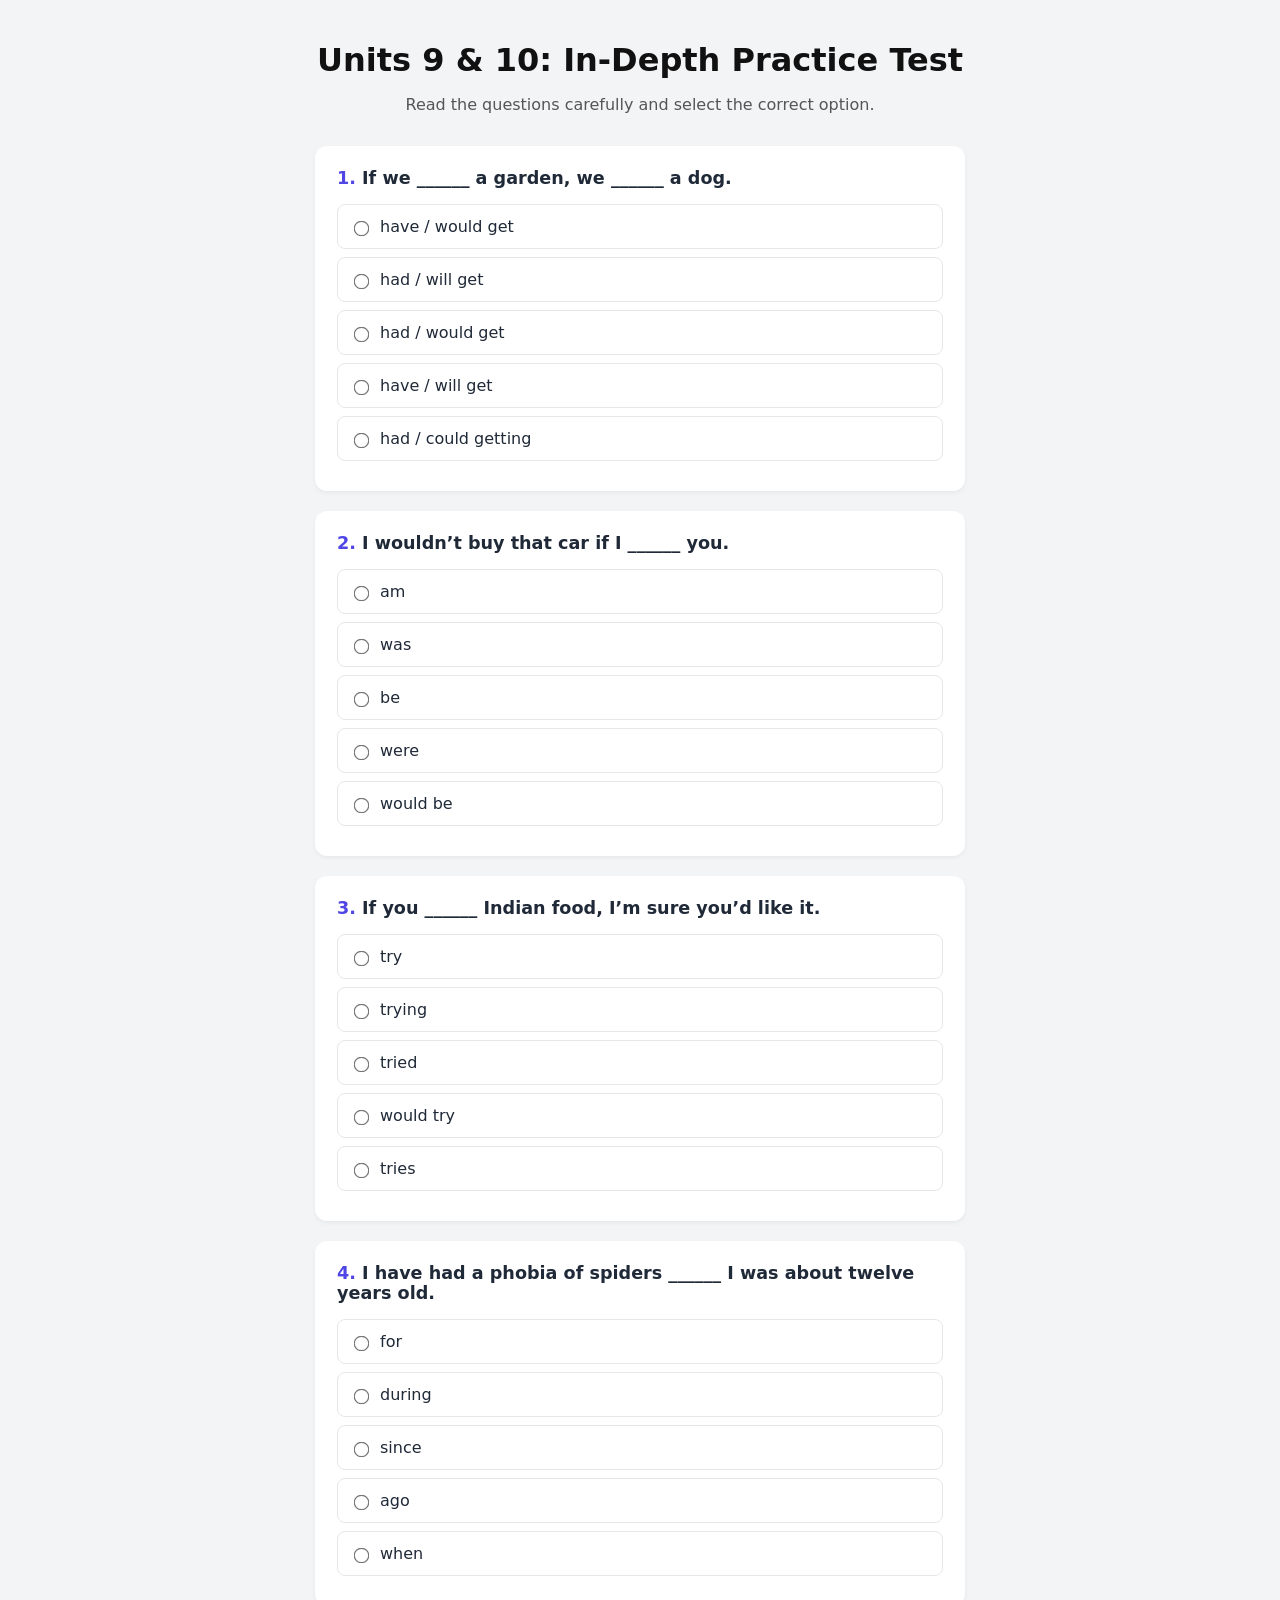
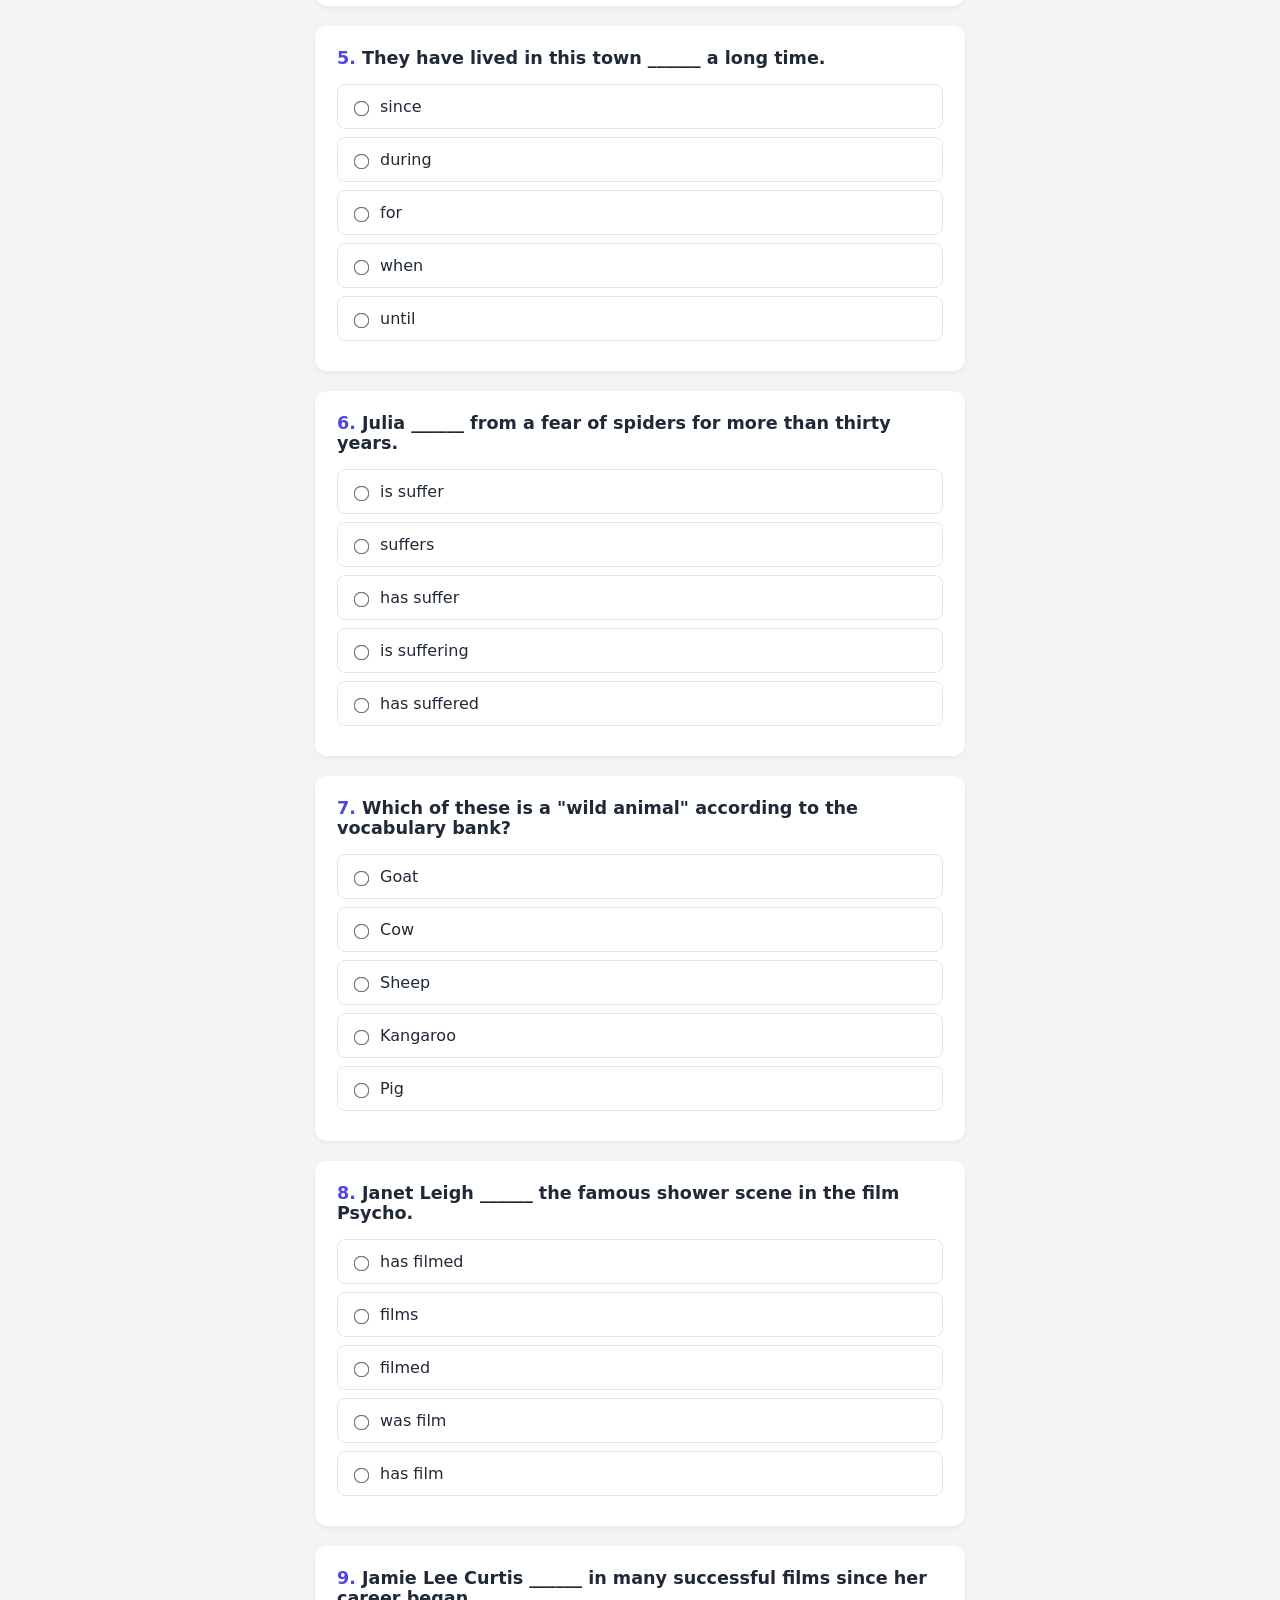
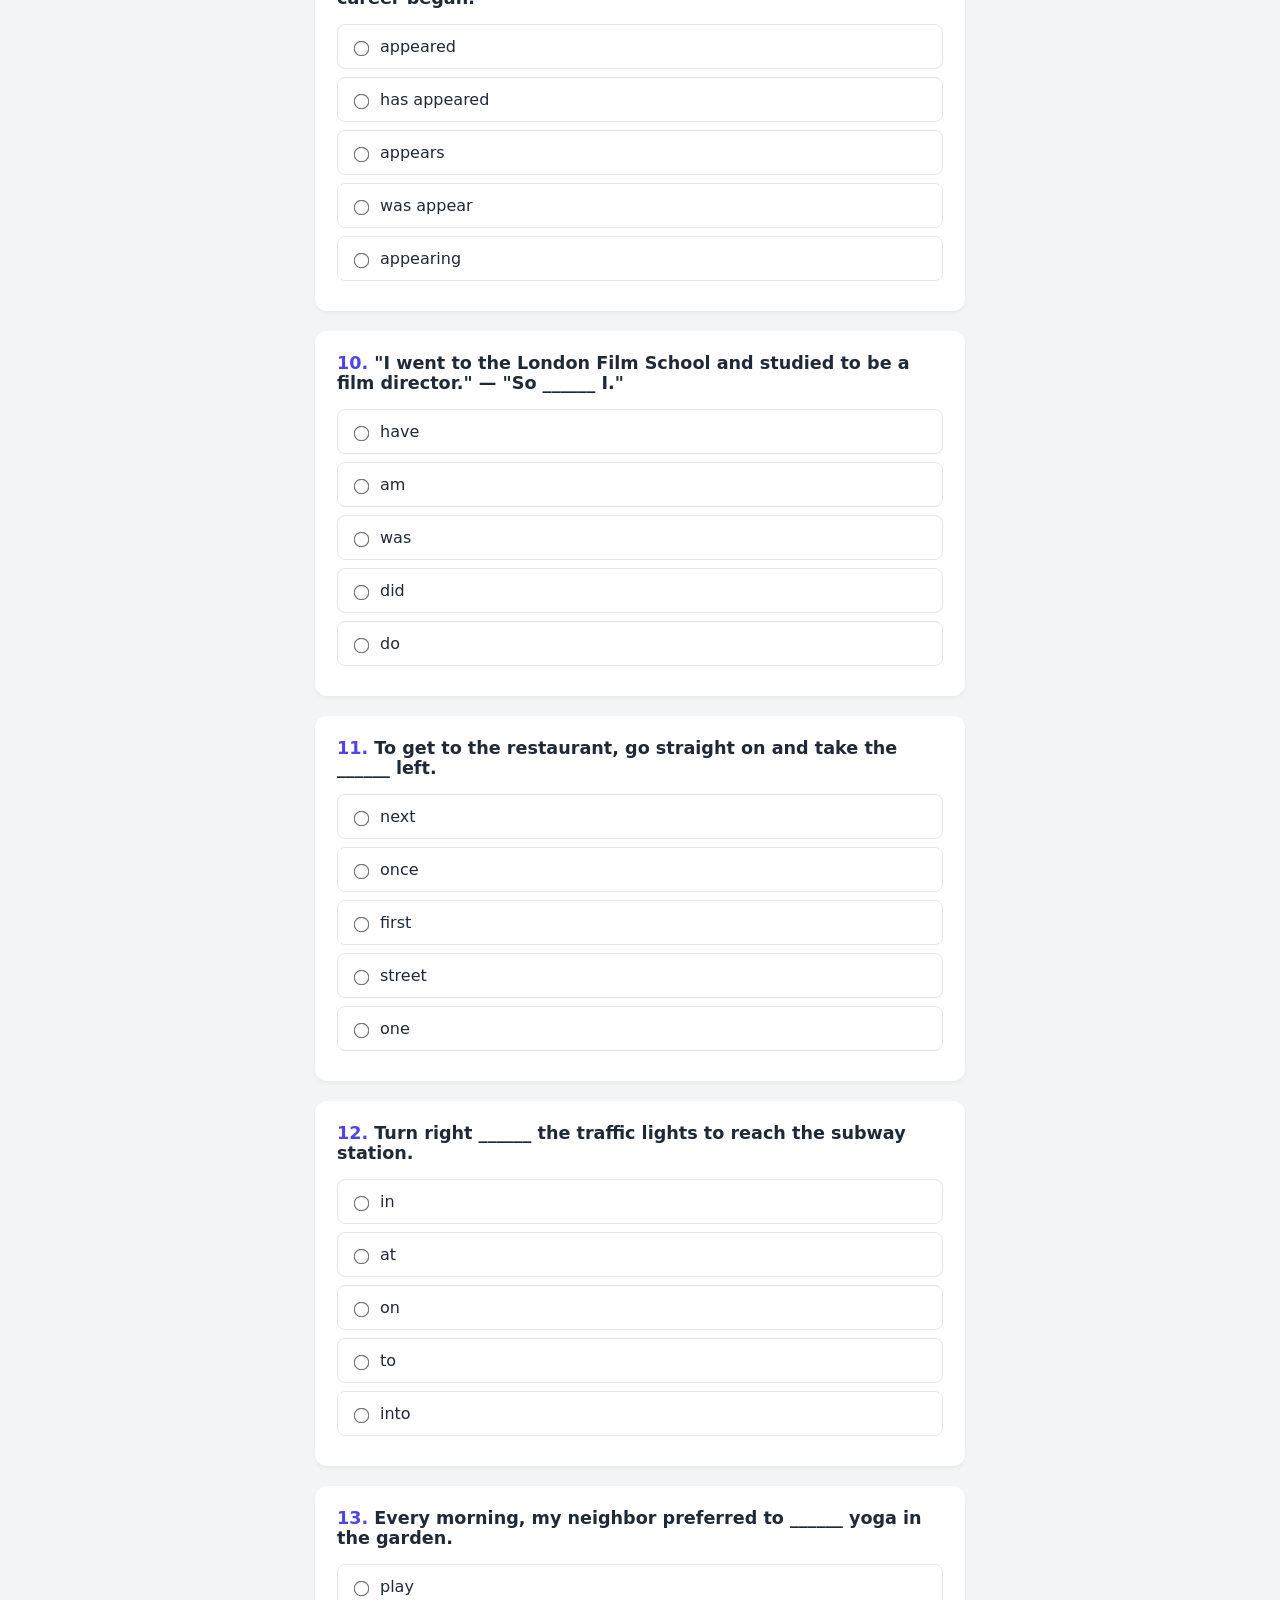
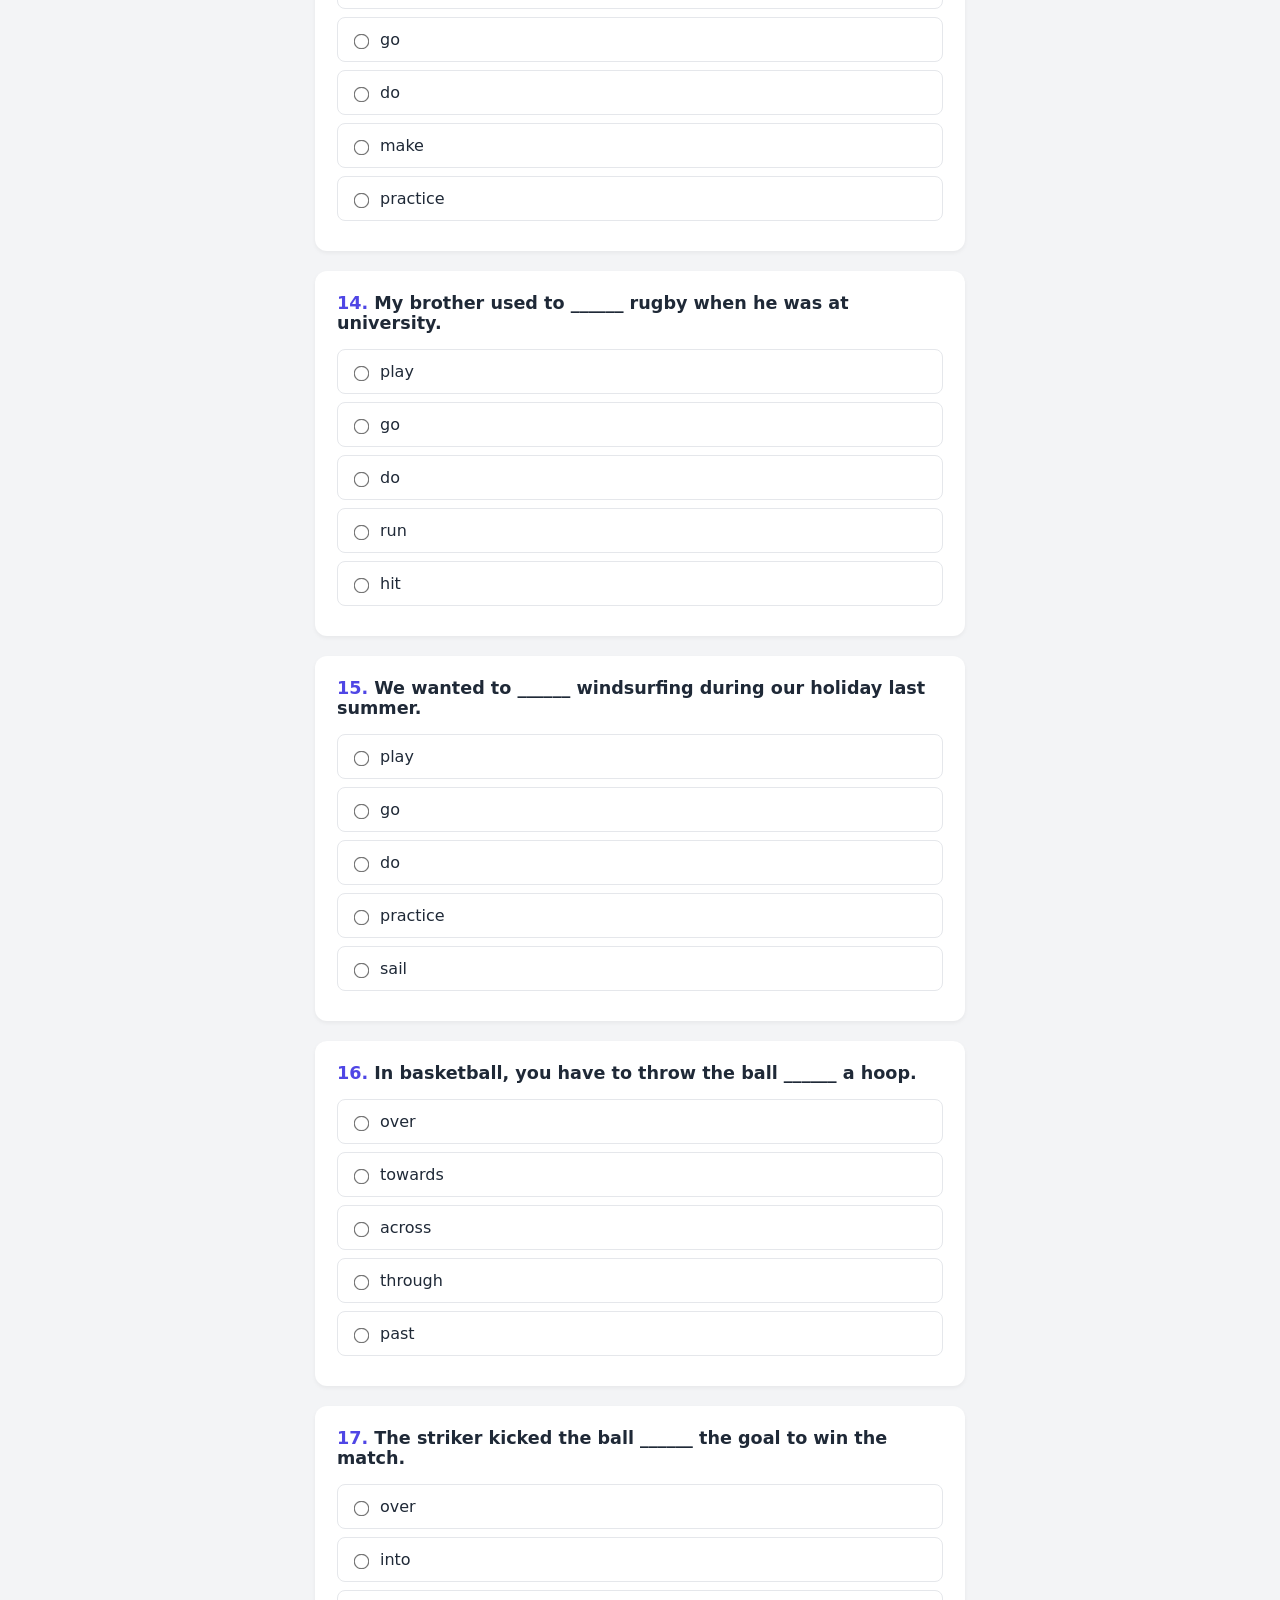
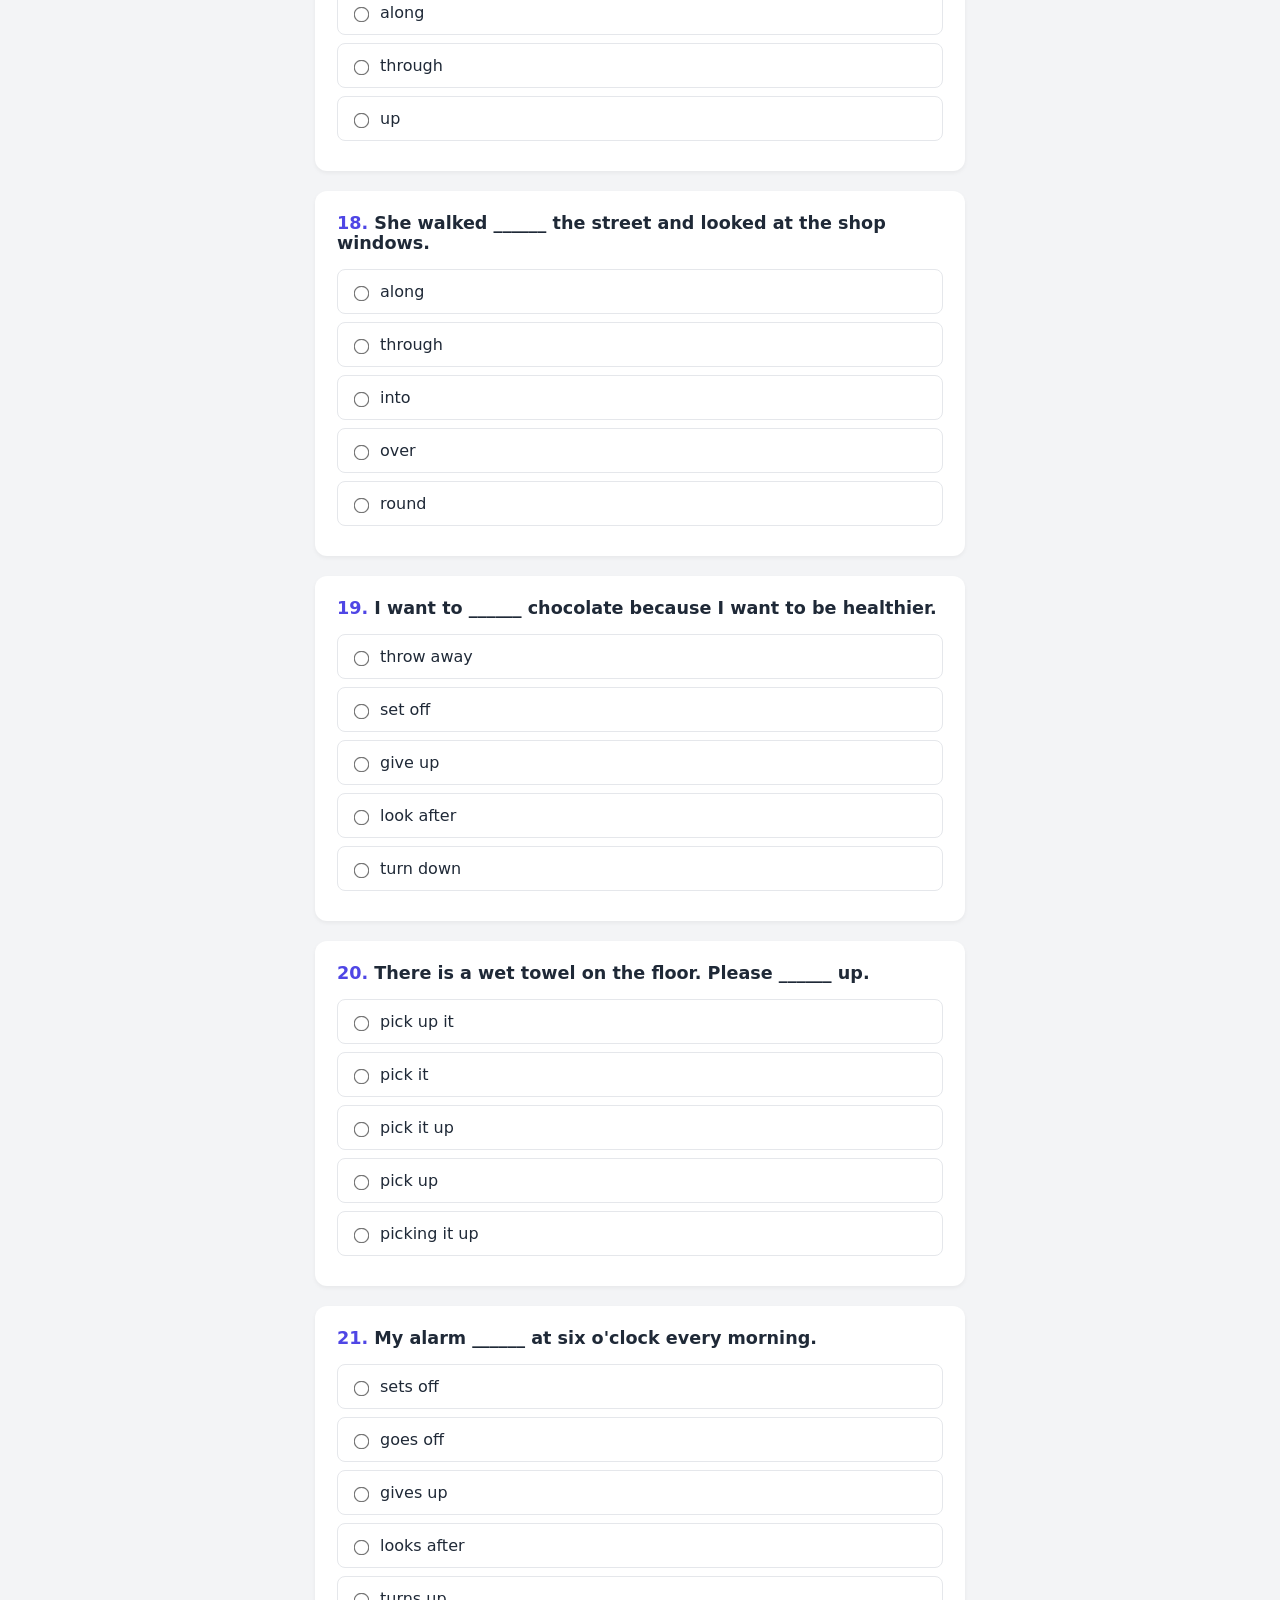
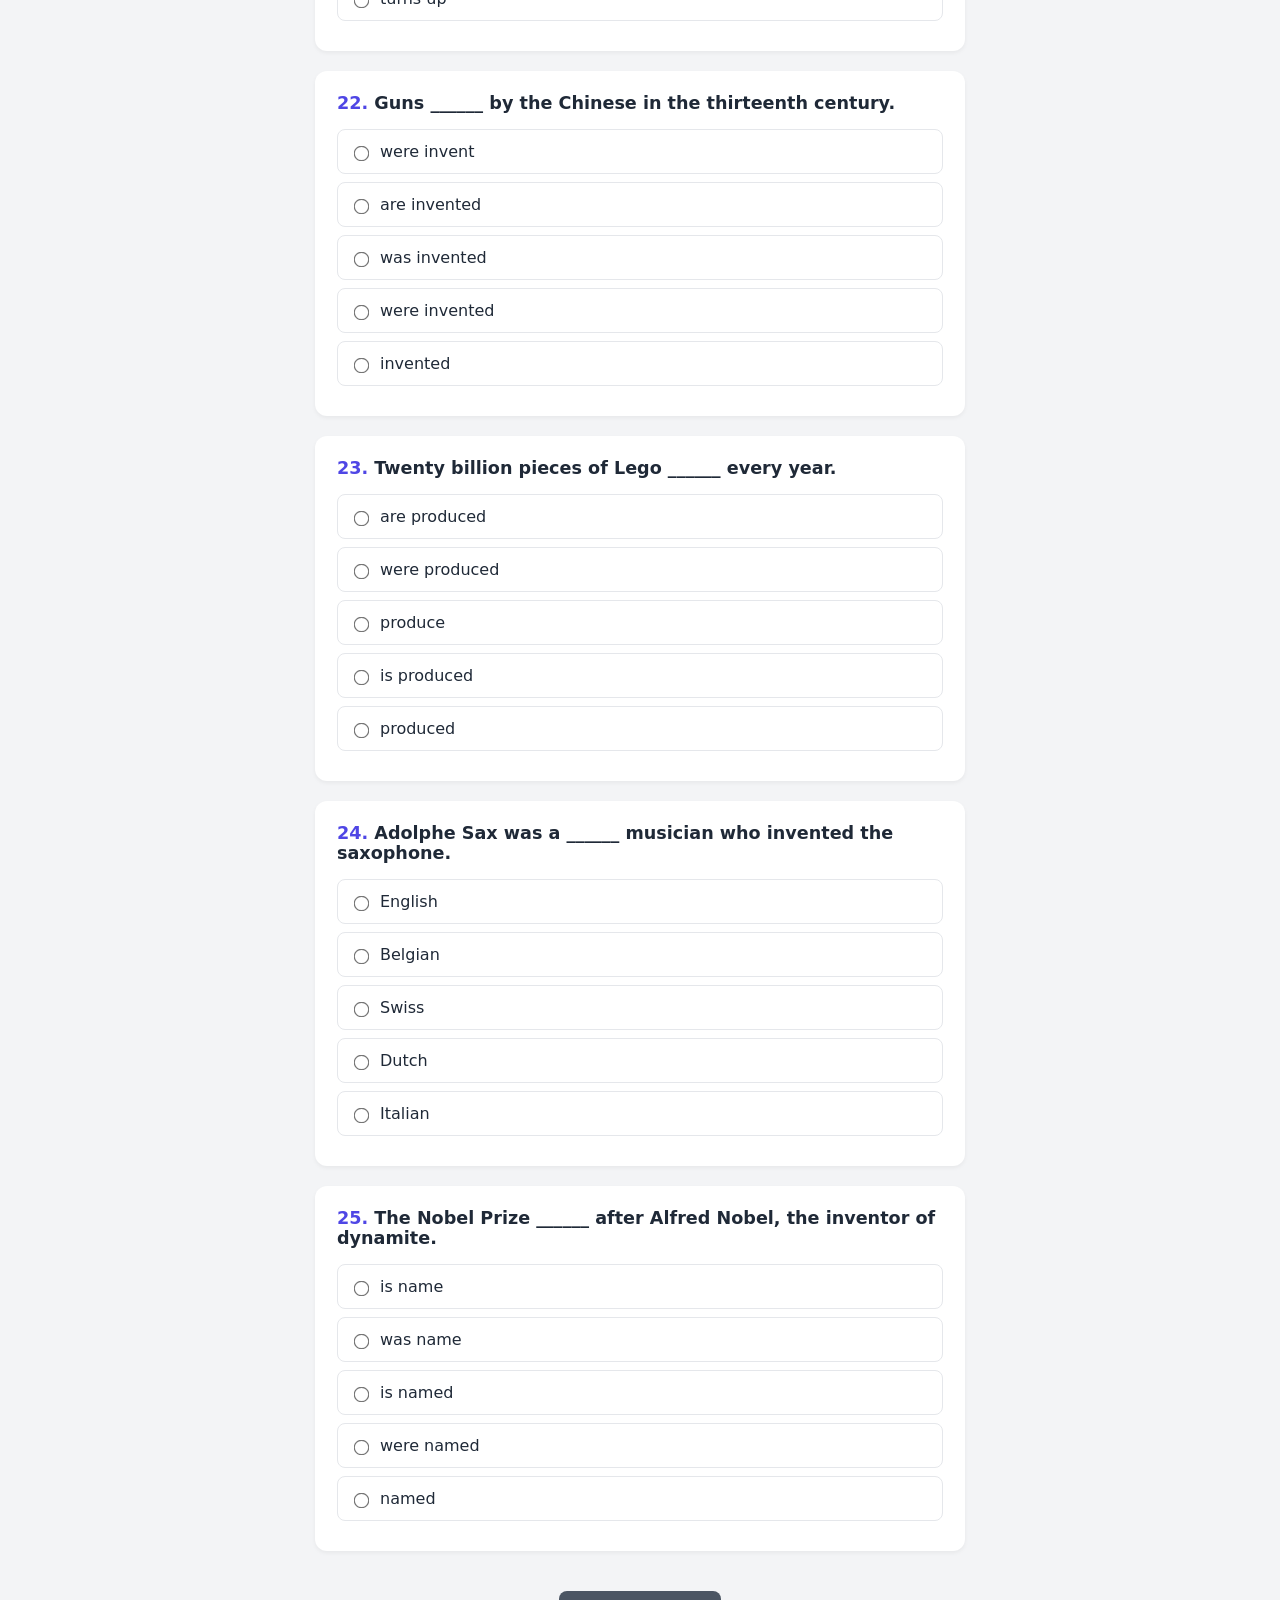
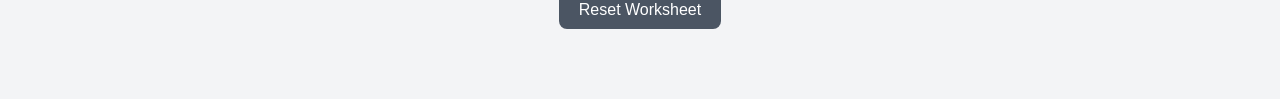
<file: examples/alper-unit-9-10.wsp.txt_interactive.html>
<!DOCTYPE html>
<html lang="en">
<head>
    <meta charset="UTF-8">
    <meta name="viewport" content="width=device-width, initial-scale=1.0">
    <title>Units 9 &amp; 10: In-Depth Practice Test</title>
    <style>
    :root {
        --bg-color: #f3f4f6;
        --card-bg: #ffffff;
        --primary: #4F46E5;
        --primary-hover: #4338ca;
        --success-bg: #dcfce7;
        --success-border: #16a34a;
        --error-bg: #fee2e2;
        --error-border: #dc2626;
        --text: #1f2937;
    }

    body { 
        font-family: 'Segoe UI', system-ui, sans-serif; 
        background-color: var(--bg-color);
        color: var(--text);
        margin: 0;
        padding: 20px;
        counter-reset: q-counter;
    }

    .container { max-width: 650px; margin: 0 auto; padding-bottom: 50px; }

    h1 { text-align: center; color: #111; margin-bottom: 0.5rem; }
    p.desc { text-align: center; color: #555; margin-bottom: 2rem; }

     
    .question-card {
        background: var(--card-bg);
        border-radius: 12px;
        padding: 20px;
        margin-bottom: 20px;
        box-shadow: 0 2px 4px rgba(0,0,0,0.05);
        border: 2px solid transparent;
        transition: all 0.3s ease;
    }

    .q-text { font-weight: 600; font-size: 1.1rem; margin-bottom: 1rem; }
    .q-text::before {
        counter-increment: q-counter;
        content: counter(q-counter) ". ";
        color: var(--primary);
    }

     
    label.option {
        display: flex;
        align-items: center;
        padding: 12px;
        margin: 8px 0;
        border: 1px solid #e5e7eb;
        border-radius: 8px;
        cursor: pointer;
        transition: background 0.15s;
    }
    label.option:hover { background: #f9fafb; }
    input[type="radio"] { margin-right: 12px; transform: scale(1.2); accent-color: var(--primary); }

     
    .input-group {
        display: flex;
        gap: 10px;
    }
    
    select, input[type="text"] {
        width: 100%;
        padding: 10px;
        border: 1px solid #d1d5db;
        border-radius: 6px;
        font-size: 1rem;
        box-sizing: border-box; 
    }
    
    .check-btn {
        background: var(--primary);
        color: white;
        border: none;
        padding: 0 20px;
        border-radius: 6px;
        cursor: pointer;
        font-weight: bold;
        white-space: nowrap;
    }
    .check-btn:hover { background: var(--primary-hover); }

     
    .question-card.correct { border-color: var(--success-border); background-color: var(--success-bg); }
    .question-card.incorrect { border-color: var(--error-border); background-color: var(--error-bg); }

     
    .question-card.correct label.option:has(input:checked) { 
        background-color: #86efac; border-color: var(--success-border); font-weight: bold;
    }
    .question-card.incorrect label.option:has(input:checked) { 
        background-color: #fca5a5; border-color: var(--error-border);
    }

    .feedback-msg {
        margin-top: 10px;
        font-size: 0.95rem;
        font-weight: bold;
        display: none;
    }
    .correct .feedback-msg { display: block; color: var(--success-border); }
    .incorrect .feedback-msg { display: block; color: var(--error-border); }

    .reset-container { text-align: center; margin-top: 40px; }
    .btn-reset { 
        background: #4b5563; color: white; padding: 10px 20px; 
        border: none; border-radius: 8px; cursor: pointer; font-size: 1rem;
    }
</style>
</head>
<body>

<div class="container">
    <h1>Units 9 &amp; 10: In-Depth Practice Test</h1>
    <p class="desc">Read the questions carefully and select the correct option.</p>

    <div id="quiz-container">
        
        <div class="question-card" id="card-0" data-correct="had / would get" data-type="multiple_choice">
            <div class="q-text">If we ______ a garden, we ______ a dog.</div>

            
                <div class="options-group">
                    
                    <label class="option">
                        <input type="radio" name="q-0" value="have / would get" onclick="validateCard( 0 )" />
                        <span>have / would get</span>
                    </label>
                    
                    <label class="option">
                        <input type="radio" name="q-0" value="had / will get" onclick="validateCard( 0 )" />
                        <span>had / will get</span>
                    </label>
                    
                    <label class="option">
                        <input type="radio" name="q-0" value="had / would get" onclick="validateCard( 0 )" />
                        <span>had / would get</span>
                    </label>
                    
                    <label class="option">
                        <input type="radio" name="q-0" value="have / will get" onclick="validateCard( 0 )" />
                        <span>have / will get</span>
                    </label>
                    
                    <label class="option">
                        <input type="radio" name="q-0" value="had / could getting" onclick="validateCard( 0 )" />
                        <span>had / could getting</span>
                    </label>
                    
                </div>

            
            
            <div class="feedback-msg" id="feedback-0"></div>
        </div>
        
        <div class="question-card" id="card-1" data-correct="were" data-type="multiple_choice">
            <div class="q-text">I wouldn’t buy that car if I ______ you.</div>

            
                <div class="options-group">
                    
                    <label class="option">
                        <input type="radio" name="q-1" value="am" onclick="validateCard( 1 )" />
                        <span>am</span>
                    </label>
                    
                    <label class="option">
                        <input type="radio" name="q-1" value="was" onclick="validateCard( 1 )" />
                        <span>was</span>
                    </label>
                    
                    <label class="option">
                        <input type="radio" name="q-1" value="be" onclick="validateCard( 1 )" />
                        <span>be</span>
                    </label>
                    
                    <label class="option">
                        <input type="radio" name="q-1" value="were" onclick="validateCard( 1 )" />
                        <span>were</span>
                    </label>
                    
                    <label class="option">
                        <input type="radio" name="q-1" value="would be" onclick="validateCard( 1 )" />
                        <span>would be</span>
                    </label>
                    
                </div>

            
            
            <div class="feedback-msg" id="feedback-1"></div>
        </div>
        
        <div class="question-card" id="card-2" data-correct="tried" data-type="multiple_choice">
            <div class="q-text">If you ______ Indian food, I’m sure you’d like it.</div>

            
                <div class="options-group">
                    
                    <label class="option">
                        <input type="radio" name="q-2" value="try" onclick="validateCard( 2 )" />
                        <span>try</span>
                    </label>
                    
                    <label class="option">
                        <input type="radio" name="q-2" value="trying" onclick="validateCard( 2 )" />
                        <span>trying</span>
                    </label>
                    
                    <label class="option">
                        <input type="radio" name="q-2" value="tried" onclick="validateCard( 2 )" />
                        <span>tried</span>
                    </label>
                    
                    <label class="option">
                        <input type="radio" name="q-2" value="would try" onclick="validateCard( 2 )" />
                        <span>would try</span>
                    </label>
                    
                    <label class="option">
                        <input type="radio" name="q-2" value="tries" onclick="validateCard( 2 )" />
                        <span>tries</span>
                    </label>
                    
                </div>

            
            
            <div class="feedback-msg" id="feedback-2"></div>
        </div>
        
        <div class="question-card" id="card-3" data-correct="since" data-type="multiple_choice">
            <div class="q-text">I have had a phobia of spiders ______ I was about twelve years old.</div>

            
                <div class="options-group">
                    
                    <label class="option">
                        <input type="radio" name="q-3" value="for" onclick="validateCard( 3 )" />
                        <span>for</span>
                    </label>
                    
                    <label class="option">
                        <input type="radio" name="q-3" value="during" onclick="validateCard( 3 )" />
                        <span>during</span>
                    </label>
                    
                    <label class="option">
                        <input type="radio" name="q-3" value="since" onclick="validateCard( 3 )" />
                        <span>since</span>
                    </label>
                    
                    <label class="option">
                        <input type="radio" name="q-3" value="ago" onclick="validateCard( 3 )" />
                        <span>ago</span>
                    </label>
                    
                    <label class="option">
                        <input type="radio" name="q-3" value="when" onclick="validateCard( 3 )" />
                        <span>when</span>
                    </label>
                    
                </div>

            
            
            <div class="feedback-msg" id="feedback-3"></div>
        </div>
        
        <div class="question-card" id="card-4" data-correct="for" data-type="multiple_choice">
            <div class="q-text">They have lived in this town ______ a long time.</div>

            
                <div class="options-group">
                    
                    <label class="option">
                        <input type="radio" name="q-4" value="since" onclick="validateCard( 4 )" />
                        <span>since</span>
                    </label>
                    
                    <label class="option">
                        <input type="radio" name="q-4" value="during" onclick="validateCard( 4 )" />
                        <span>during</span>
                    </label>
                    
                    <label class="option">
                        <input type="radio" name="q-4" value="for" onclick="validateCard( 4 )" />
                        <span>for</span>
                    </label>
                    
                    <label class="option">
                        <input type="radio" name="q-4" value="when" onclick="validateCard( 4 )" />
                        <span>when</span>
                    </label>
                    
                    <label class="option">
                        <input type="radio" name="q-4" value="until" onclick="validateCard( 4 )" />
                        <span>until</span>
                    </label>
                    
                </div>

            
            
            <div class="feedback-msg" id="feedback-4"></div>
        </div>
        
        <div class="question-card" id="card-5" data-correct="has suffered" data-type="multiple_choice">
            <div class="q-text">Julia ______ from a fear of spiders for more than thirty years.</div>

            
                <div class="options-group">
                    
                    <label class="option">
                        <input type="radio" name="q-5" value="is suffer" onclick="validateCard( 5 )" />
                        <span>is suffer</span>
                    </label>
                    
                    <label class="option">
                        <input type="radio" name="q-5" value="suffers" onclick="validateCard( 5 )" />
                        <span>suffers</span>
                    </label>
                    
                    <label class="option">
                        <input type="radio" name="q-5" value="has suffer" onclick="validateCard( 5 )" />
                        <span>has suffer</span>
                    </label>
                    
                    <label class="option">
                        <input type="radio" name="q-5" value="is suffering" onclick="validateCard( 5 )" />
                        <span>is suffering</span>
                    </label>
                    
                    <label class="option">
                        <input type="radio" name="q-5" value="has suffered" onclick="validateCard( 5 )" />
                        <span>has suffered</span>
                    </label>
                    
                </div>

            
            
            <div class="feedback-msg" id="feedback-5"></div>
        </div>
        
        <div class="question-card" id="card-6" data-correct="Kangaroo" data-type="multiple_choice">
            <div class="q-text">Which of these is a &#34;wild animal&#34; according to the vocabulary bank?</div>

            
                <div class="options-group">
                    
                    <label class="option">
                        <input type="radio" name="q-6" value="Goat" onclick="validateCard( 6 )" />
                        <span>Goat</span>
                    </label>
                    
                    <label class="option">
                        <input type="radio" name="q-6" value="Cow" onclick="validateCard( 6 )" />
                        <span>Cow</span>
                    </label>
                    
                    <label class="option">
                        <input type="radio" name="q-6" value="Sheep" onclick="validateCard( 6 )" />
                        <span>Sheep</span>
                    </label>
                    
                    <label class="option">
                        <input type="radio" name="q-6" value="Kangaroo" onclick="validateCard( 6 )" />
                        <span>Kangaroo</span>
                    </label>
                    
                    <label class="option">
                        <input type="radio" name="q-6" value="Pig" onclick="validateCard( 6 )" />
                        <span>Pig</span>
                    </label>
                    
                </div>

            
            
            <div class="feedback-msg" id="feedback-6"></div>
        </div>
        
        <div class="question-card" id="card-7" data-correct="filmed" data-type="multiple_choice">
            <div class="q-text">Janet Leigh ______ the famous shower scene in the film Psycho.</div>

            
                <div class="options-group">
                    
                    <label class="option">
                        <input type="radio" name="q-7" value="has filmed" onclick="validateCard( 7 )" />
                        <span>has filmed</span>
                    </label>
                    
                    <label class="option">
                        <input type="radio" name="q-7" value="films" onclick="validateCard( 7 )" />
                        <span>films</span>
                    </label>
                    
                    <label class="option">
                        <input type="radio" name="q-7" value="filmed" onclick="validateCard( 7 )" />
                        <span>filmed</span>
                    </label>
                    
                    <label class="option">
                        <input type="radio" name="q-7" value="was film" onclick="validateCard( 7 )" />
                        <span>was film</span>
                    </label>
                    
                    <label class="option">
                        <input type="radio" name="q-7" value="has film" onclick="validateCard( 7 )" />
                        <span>has film</span>
                    </label>
                    
                </div>

            
            
            <div class="feedback-msg" id="feedback-7"></div>
        </div>
        
        <div class="question-card" id="card-8" data-correct="has appeared" data-type="multiple_choice">
            <div class="q-text">Jamie Lee Curtis ______ in many successful films since her career began.</div>

            
                <div class="options-group">
                    
                    <label class="option">
                        <input type="radio" name="q-8" value="appeared" onclick="validateCard( 8 )" />
                        <span>appeared</span>
                    </label>
                    
                    <label class="option">
                        <input type="radio" name="q-8" value="has appeared" onclick="validateCard( 8 )" />
                        <span>has appeared</span>
                    </label>
                    
                    <label class="option">
                        <input type="radio" name="q-8" value="appears" onclick="validateCard( 8 )" />
                        <span>appears</span>
                    </label>
                    
                    <label class="option">
                        <input type="radio" name="q-8" value="was appear" onclick="validateCard( 8 )" />
                        <span>was appear</span>
                    </label>
                    
                    <label class="option">
                        <input type="radio" name="q-8" value="appearing" onclick="validateCard( 8 )" />
                        <span>appearing</span>
                    </label>
                    
                </div>

            
            
            <div class="feedback-msg" id="feedback-8"></div>
        </div>
        
        <div class="question-card" id="card-9" data-correct="did" data-type="multiple_choice">
            <div class="q-text">&#34;I went to the London Film School and studied to be a film director.&#34; — &#34;So ______ I.&#34;</div>

            
                <div class="options-group">
                    
                    <label class="option">
                        <input type="radio" name="q-9" value="have" onclick="validateCard( 9 )" />
                        <span>have</span>
                    </label>
                    
                    <label class="option">
                        <input type="radio" name="q-9" value="am" onclick="validateCard( 9 )" />
                        <span>am</span>
                    </label>
                    
                    <label class="option">
                        <input type="radio" name="q-9" value="was" onclick="validateCard( 9 )" />
                        <span>was</span>
                    </label>
                    
                    <label class="option">
                        <input type="radio" name="q-9" value="did" onclick="validateCard( 9 )" />
                        <span>did</span>
                    </label>
                    
                    <label class="option">
                        <input type="radio" name="q-9" value="do" onclick="validateCard( 9 )" />
                        <span>do</span>
                    </label>
                    
                </div>

            
            
            <div class="feedback-msg" id="feedback-9"></div>
        </div>
        
        <div class="question-card" id="card-10" data-correct="first" data-type="multiple_choice">
            <div class="q-text">To get to the restaurant, go straight on and take the ______ left.</div>

            
                <div class="options-group">
                    
                    <label class="option">
                        <input type="radio" name="q-10" value="next" onclick="validateCard( 10 )" />
                        <span>next</span>
                    </label>
                    
                    <label class="option">
                        <input type="radio" name="q-10" value="once" onclick="validateCard( 10 )" />
                        <span>once</span>
                    </label>
                    
                    <label class="option">
                        <input type="radio" name="q-10" value="first" onclick="validateCard( 10 )" />
                        <span>first</span>
                    </label>
                    
                    <label class="option">
                        <input type="radio" name="q-10" value="street" onclick="validateCard( 10 )" />
                        <span>street</span>
                    </label>
                    
                    <label class="option">
                        <input type="radio" name="q-10" value="one" onclick="validateCard( 10 )" />
                        <span>one</span>
                    </label>
                    
                </div>

            
            
            <div class="feedback-msg" id="feedback-10"></div>
        </div>
        
        <div class="question-card" id="card-11" data-correct="at" data-type="multiple_choice">
            <div class="q-text">Turn right ______ the traffic lights to reach the subway station.</div>

            
                <div class="options-group">
                    
                    <label class="option">
                        <input type="radio" name="q-11" value="in" onclick="validateCard( 11 )" />
                        <span>in</span>
                    </label>
                    
                    <label class="option">
                        <input type="radio" name="q-11" value="at" onclick="validateCard( 11 )" />
                        <span>at</span>
                    </label>
                    
                    <label class="option">
                        <input type="radio" name="q-11" value="on" onclick="validateCard( 11 )" />
                        <span>on</span>
                    </label>
                    
                    <label class="option">
                        <input type="radio" name="q-11" value="to" onclick="validateCard( 11 )" />
                        <span>to</span>
                    </label>
                    
                    <label class="option">
                        <input type="radio" name="q-11" value="into" onclick="validateCard( 11 )" />
                        <span>into</span>
                    </label>
                    
                </div>

            
            
            <div class="feedback-msg" id="feedback-11"></div>
        </div>
        
        <div class="question-card" id="card-12" data-correct="do" data-type="multiple_choice">
            <div class="q-text">Every morning, my neighbor preferred to ______ yoga in the garden.</div>

            
                <div class="options-group">
                    
                    <label class="option">
                        <input type="radio" name="q-12" value="play" onclick="validateCard( 12 )" />
                        <span>play</span>
                    </label>
                    
                    <label class="option">
                        <input type="radio" name="q-12" value="go" onclick="validateCard( 12 )" />
                        <span>go</span>
                    </label>
                    
                    <label class="option">
                        <input type="radio" name="q-12" value="do" onclick="validateCard( 12 )" />
                        <span>do</span>
                    </label>
                    
                    <label class="option">
                        <input type="radio" name="q-12" value="make" onclick="validateCard( 12 )" />
                        <span>make</span>
                    </label>
                    
                    <label class="option">
                        <input type="radio" name="q-12" value="practice" onclick="validateCard( 12 )" />
                        <span>practice</span>
                    </label>
                    
                </div>

            
            
            <div class="feedback-msg" id="feedback-12"></div>
        </div>
        
        <div class="question-card" id="card-13" data-correct="play" data-type="multiple_choice">
            <div class="q-text">My brother used to ______ rugby when he was at university.</div>

            
                <div class="options-group">
                    
                    <label class="option">
                        <input type="radio" name="q-13" value="play" onclick="validateCard( 13 )" />
                        <span>play</span>
                    </label>
                    
                    <label class="option">
                        <input type="radio" name="q-13" value="go" onclick="validateCard( 13 )" />
                        <span>go</span>
                    </label>
                    
                    <label class="option">
                        <input type="radio" name="q-13" value="do" onclick="validateCard( 13 )" />
                        <span>do</span>
                    </label>
                    
                    <label class="option">
                        <input type="radio" name="q-13" value="run" onclick="validateCard( 13 )" />
                        <span>run</span>
                    </label>
                    
                    <label class="option">
                        <input type="radio" name="q-13" value="hit" onclick="validateCard( 13 )" />
                        <span>hit</span>
                    </label>
                    
                </div>

            
            
            <div class="feedback-msg" id="feedback-13"></div>
        </div>
        
        <div class="question-card" id="card-14" data-correct="go" data-type="multiple_choice">
            <div class="q-text">We wanted to ______ windsurfing during our holiday last summer.</div>

            
                <div class="options-group">
                    
                    <label class="option">
                        <input type="radio" name="q-14" value="play" onclick="validateCard( 14 )" />
                        <span>play</span>
                    </label>
                    
                    <label class="option">
                        <input type="radio" name="q-14" value="go" onclick="validateCard( 14 )" />
                        <span>go</span>
                    </label>
                    
                    <label class="option">
                        <input type="radio" name="q-14" value="do" onclick="validateCard( 14 )" />
                        <span>do</span>
                    </label>
                    
                    <label class="option">
                        <input type="radio" name="q-14" value="practice" onclick="validateCard( 14 )" />
                        <span>practice</span>
                    </label>
                    
                    <label class="option">
                        <input type="radio" name="q-14" value="sail" onclick="validateCard( 14 )" />
                        <span>sail</span>
                    </label>
                    
                </div>

            
            
            <div class="feedback-msg" id="feedback-14"></div>
        </div>
        
        <div class="question-card" id="card-15" data-correct="through" data-type="multiple_choice">
            <div class="q-text">In basketball, you have to throw the ball ______ a hoop.</div>

            
                <div class="options-group">
                    
                    <label class="option">
                        <input type="radio" name="q-15" value="over" onclick="validateCard( 15 )" />
                        <span>over</span>
                    </label>
                    
                    <label class="option">
                        <input type="radio" name="q-15" value="towards" onclick="validateCard( 15 )" />
                        <span>towards</span>
                    </label>
                    
                    <label class="option">
                        <input type="radio" name="q-15" value="across" onclick="validateCard( 15 )" />
                        <span>across</span>
                    </label>
                    
                    <label class="option">
                        <input type="radio" name="q-15" value="through" onclick="validateCard( 15 )" />
                        <span>through</span>
                    </label>
                    
                    <label class="option">
                        <input type="radio" name="q-15" value="past" onclick="validateCard( 15 )" />
                        <span>past</span>
                    </label>
                    
                </div>

            
            
            <div class="feedback-msg" id="feedback-15"></div>
        </div>
        
        <div class="question-card" id="card-16" data-correct="into" data-type="multiple_choice">
            <div class="q-text">The striker kicked the ball ______ the goal to win the match.</div>

            
                <div class="options-group">
                    
                    <label class="option">
                        <input type="radio" name="q-16" value="over" onclick="validateCard( 16 )" />
                        <span>over</span>
                    </label>
                    
                    <label class="option">
                        <input type="radio" name="q-16" value="into" onclick="validateCard( 16 )" />
                        <span>into</span>
                    </label>
                    
                    <label class="option">
                        <input type="radio" name="q-16" value="along" onclick="validateCard( 16 )" />
                        <span>along</span>
                    </label>
                    
                    <label class="option">
                        <input type="radio" name="q-16" value="through" onclick="validateCard( 16 )" />
                        <span>through</span>
                    </label>
                    
                    <label class="option">
                        <input type="radio" name="q-16" value="up" onclick="validateCard( 16 )" />
                        <span>up</span>
                    </label>
                    
                </div>

            
            
            <div class="feedback-msg" id="feedback-16"></div>
        </div>
        
        <div class="question-card" id="card-17" data-correct="along" data-type="multiple_choice">
            <div class="q-text">She walked ______ the street and looked at the shop windows.</div>

            
                <div class="options-group">
                    
                    <label class="option">
                        <input type="radio" name="q-17" value="along" onclick="validateCard( 17 )" />
                        <span>along</span>
                    </label>
                    
                    <label class="option">
                        <input type="radio" name="q-17" value="through" onclick="validateCard( 17 )" />
                        <span>through</span>
                    </label>
                    
                    <label class="option">
                        <input type="radio" name="q-17" value="into" onclick="validateCard( 17 )" />
                        <span>into</span>
                    </label>
                    
                    <label class="option">
                        <input type="radio" name="q-17" value="over" onclick="validateCard( 17 )" />
                        <span>over</span>
                    </label>
                    
                    <label class="option">
                        <input type="radio" name="q-17" value="round" onclick="validateCard( 17 )" />
                        <span>round</span>
                    </label>
                    
                </div>

            
            
            <div class="feedback-msg" id="feedback-17"></div>
        </div>
        
        <div class="question-card" id="card-18" data-correct="give up" data-type="multiple_choice">
            <div class="q-text">I want to ______ chocolate because I want to be healthier.</div>

            
                <div class="options-group">
                    
                    <label class="option">
                        <input type="radio" name="q-18" value="throw away" onclick="validateCard( 18 )" />
                        <span>throw away</span>
                    </label>
                    
                    <label class="option">
                        <input type="radio" name="q-18" value="set off" onclick="validateCard( 18 )" />
                        <span>set off</span>
                    </label>
                    
                    <label class="option">
                        <input type="radio" name="q-18" value="give up" onclick="validateCard( 18 )" />
                        <span>give up</span>
                    </label>
                    
                    <label class="option">
                        <input type="radio" name="q-18" value="look after" onclick="validateCard( 18 )" />
                        <span>look after</span>
                    </label>
                    
                    <label class="option">
                        <input type="radio" name="q-18" value="turn down" onclick="validateCard( 18 )" />
                        <span>turn down</span>
                    </label>
                    
                </div>

            
            
            <div class="feedback-msg" id="feedback-18"></div>
        </div>
        
        <div class="question-card" id="card-19" data-correct="pick it up" data-type="multiple_choice">
            <div class="q-text">There is a wet towel on the floor. Please ______ up.</div>

            
                <div class="options-group">
                    
                    <label class="option">
                        <input type="radio" name="q-19" value="pick up it" onclick="validateCard( 19 )" />
                        <span>pick up it</span>
                    </label>
                    
                    <label class="option">
                        <input type="radio" name="q-19" value="pick it" onclick="validateCard( 19 )" />
                        <span>pick it</span>
                    </label>
                    
                    <label class="option">
                        <input type="radio" name="q-19" value="pick it up" onclick="validateCard( 19 )" />
                        <span>pick it up</span>
                    </label>
                    
                    <label class="option">
                        <input type="radio" name="q-19" value="pick up" onclick="validateCard( 19 )" />
                        <span>pick up</span>
                    </label>
                    
                    <label class="option">
                        <input type="radio" name="q-19" value="picking it up" onclick="validateCard( 19 )" />
                        <span>picking it up</span>
                    </label>
                    
                </div>

            
            
            <div class="feedback-msg" id="feedback-19"></div>
        </div>
        
        <div class="question-card" id="card-20" data-correct="goes off" data-type="multiple_choice">
            <div class="q-text">My alarm ______ at six o&#39;clock every morning.</div>

            
                <div class="options-group">
                    
                    <label class="option">
                        <input type="radio" name="q-20" value="sets off" onclick="validateCard( 20 )" />
                        <span>sets off</span>
                    </label>
                    
                    <label class="option">
                        <input type="radio" name="q-20" value="goes off" onclick="validateCard( 20 )" />
                        <span>goes off</span>
                    </label>
                    
                    <label class="option">
                        <input type="radio" name="q-20" value="gives up" onclick="validateCard( 20 )" />
                        <span>gives up</span>
                    </label>
                    
                    <label class="option">
                        <input type="radio" name="q-20" value="looks after" onclick="validateCard( 20 )" />
                        <span>looks after</span>
                    </label>
                    
                    <label class="option">
                        <input type="radio" name="q-20" value="turns up" onclick="validateCard( 20 )" />
                        <span>turns up</span>
                    </label>
                    
                </div>

            
            
            <div class="feedback-msg" id="feedback-20"></div>
        </div>
        
        <div class="question-card" id="card-21" data-correct="were invented" data-type="multiple_choice">
            <div class="q-text">Guns ______ by the Chinese in the thirteenth century.</div>

            
                <div class="options-group">
                    
                    <label class="option">
                        <input type="radio" name="q-21" value="were invent" onclick="validateCard( 21 )" />
                        <span>were invent</span>
                    </label>
                    
                    <label class="option">
                        <input type="radio" name="q-21" value="are invented" onclick="validateCard( 21 )" />
                        <span>are invented</span>
                    </label>
                    
                    <label class="option">
                        <input type="radio" name="q-21" value="was invented" onclick="validateCard( 21 )" />
                        <span>was invented</span>
                    </label>
                    
                    <label class="option">
                        <input type="radio" name="q-21" value="were invented" onclick="validateCard( 21 )" />
                        <span>were invented</span>
                    </label>
                    
                    <label class="option">
                        <input type="radio" name="q-21" value="invented" onclick="validateCard( 21 )" />
                        <span>invented</span>
                    </label>
                    
                </div>

            
            
            <div class="feedback-msg" id="feedback-21"></div>
        </div>
        
        <div class="question-card" id="card-22" data-correct="are produced" data-type="multiple_choice">
            <div class="q-text">Twenty billion pieces of Lego ______ every year.</div>

            
                <div class="options-group">
                    
                    <label class="option">
                        <input type="radio" name="q-22" value="are produced" onclick="validateCard( 22 )" />
                        <span>are produced</span>
                    </label>
                    
                    <label class="option">
                        <input type="radio" name="q-22" value="were produced" onclick="validateCard( 22 )" />
                        <span>were produced</span>
                    </label>
                    
                    <label class="option">
                        <input type="radio" name="q-22" value="produce" onclick="validateCard( 22 )" />
                        <span>produce</span>
                    </label>
                    
                    <label class="option">
                        <input type="radio" name="q-22" value="is produced" onclick="validateCard( 22 )" />
                        <span>is produced</span>
                    </label>
                    
                    <label class="option">
                        <input type="radio" name="q-22" value="produced" onclick="validateCard( 22 )" />
                        <span>produced</span>
                    </label>
                    
                </div>

            
            
            <div class="feedback-msg" id="feedback-22"></div>
        </div>
        
        <div class="question-card" id="card-23" data-correct="Belgian" data-type="multiple_choice">
            <div class="q-text">Adolphe Sax was a ______ musician who invented the saxophone.</div>

            
                <div class="options-group">
                    
                    <label class="option">
                        <input type="radio" name="q-23" value="English" onclick="validateCard( 23 )" />
                        <span>English</span>
                    </label>
                    
                    <label class="option">
                        <input type="radio" name="q-23" value="Belgian" onclick="validateCard( 23 )" />
                        <span>Belgian</span>
                    </label>
                    
                    <label class="option">
                        <input type="radio" name="q-23" value="Swiss" onclick="validateCard( 23 )" />
                        <span>Swiss</span>
                    </label>
                    
                    <label class="option">
                        <input type="radio" name="q-23" value="Dutch" onclick="validateCard( 23 )" />
                        <span>Dutch</span>
                    </label>
                    
                    <label class="option">
                        <input type="radio" name="q-23" value="Italian" onclick="validateCard( 23 )" />
                        <span>Italian</span>
                    </label>
                    
                </div>

            
            
            <div class="feedback-msg" id="feedback-23"></div>
        </div>
        
        <div class="question-card" id="card-24" data-correct="is named" data-type="multiple_choice">
            <div class="q-text">The Nobel Prize ______ after Alfred Nobel, the inventor of dynamite.</div>

            
                <div class="options-group">
                    
                    <label class="option">
                        <input type="radio" name="q-24" value="is name" onclick="validateCard( 24 )" />
                        <span>is name</span>
                    </label>
                    
                    <label class="option">
                        <input type="radio" name="q-24" value="was name" onclick="validateCard( 24 )" />
                        <span>was name</span>
                    </label>
                    
                    <label class="option">
                        <input type="radio" name="q-24" value="is named" onclick="validateCard( 24 )" />
                        <span>is named</span>
                    </label>
                    
                    <label class="option">
                        <input type="radio" name="q-24" value="were named" onclick="validateCard( 24 )" />
                        <span>were named</span>
                    </label>
                    
                    <label class="option">
                        <input type="radio" name="q-24" value="named" onclick="validateCard( 24 )" />
                        <span>named</span>
                    </label>
                    
                </div>

            
            
            <div class="feedback-msg" id="feedback-24"></div>
        </div>
        
    </div>

    <div class="reset-container">
        <button class="btn-reset" onclick="location.reload()">Reset Worksheet</button>
    </div>
</div>

<script>
    
    
    window.addEventListener('load', function() {
        
        document.querySelectorAll('input[type="text"]').forEach(input => input.value = '');
        
        
        document.querySelectorAll('input[type="radio"]').forEach(radio => radio.checked = false);
        
        
        document.querySelectorAll('select').forEach(select => select.selectedIndex = 0);
        
        
        document.querySelectorAll('.question-card').forEach(card => {
            card.classList.remove('correct', 'incorrect');
        });
    });

    
    function validateCard(index) {
        const card = document.getElementById(`card-${index}`);
        
        
        

        const type = card.dataset.type;
        const correctRaw = card.dataset.correct.trim();
        const feedbackEl = document.getElementById(`feedback-${index}`);
        
        let userAnswer = "";
        
        
        if (type === 'multiple_choice') {
            const checked = card.querySelector('input:checked');
            if (!checked) return; 
            userAnswer = checked.value;
        } else if (type === 'dropdown') {
            const select = card.querySelector('select');
            userAnswer = select.value;
            if (!userAnswer) return; 
        } else {
            const input = document.getElementById(`input-${index}`);
            userAnswer = input.value.trim();
            if (!userAnswer) {
                input.focus();
                return; 
            }
        }

        
        if (userAnswer.toLowerCase() === correctRaw.toLowerCase()) {
            
            card.classList.remove('incorrect');
            card.classList.add('correct');
            feedbackEl.textContent = "Correct!";
        } else {
            
            card.classList.remove('correct');
            card.classList.add('incorrect');
            feedbackEl.textContent = "Try again."; 
        }

        
    }
</script>

</body>
</html>
</file>
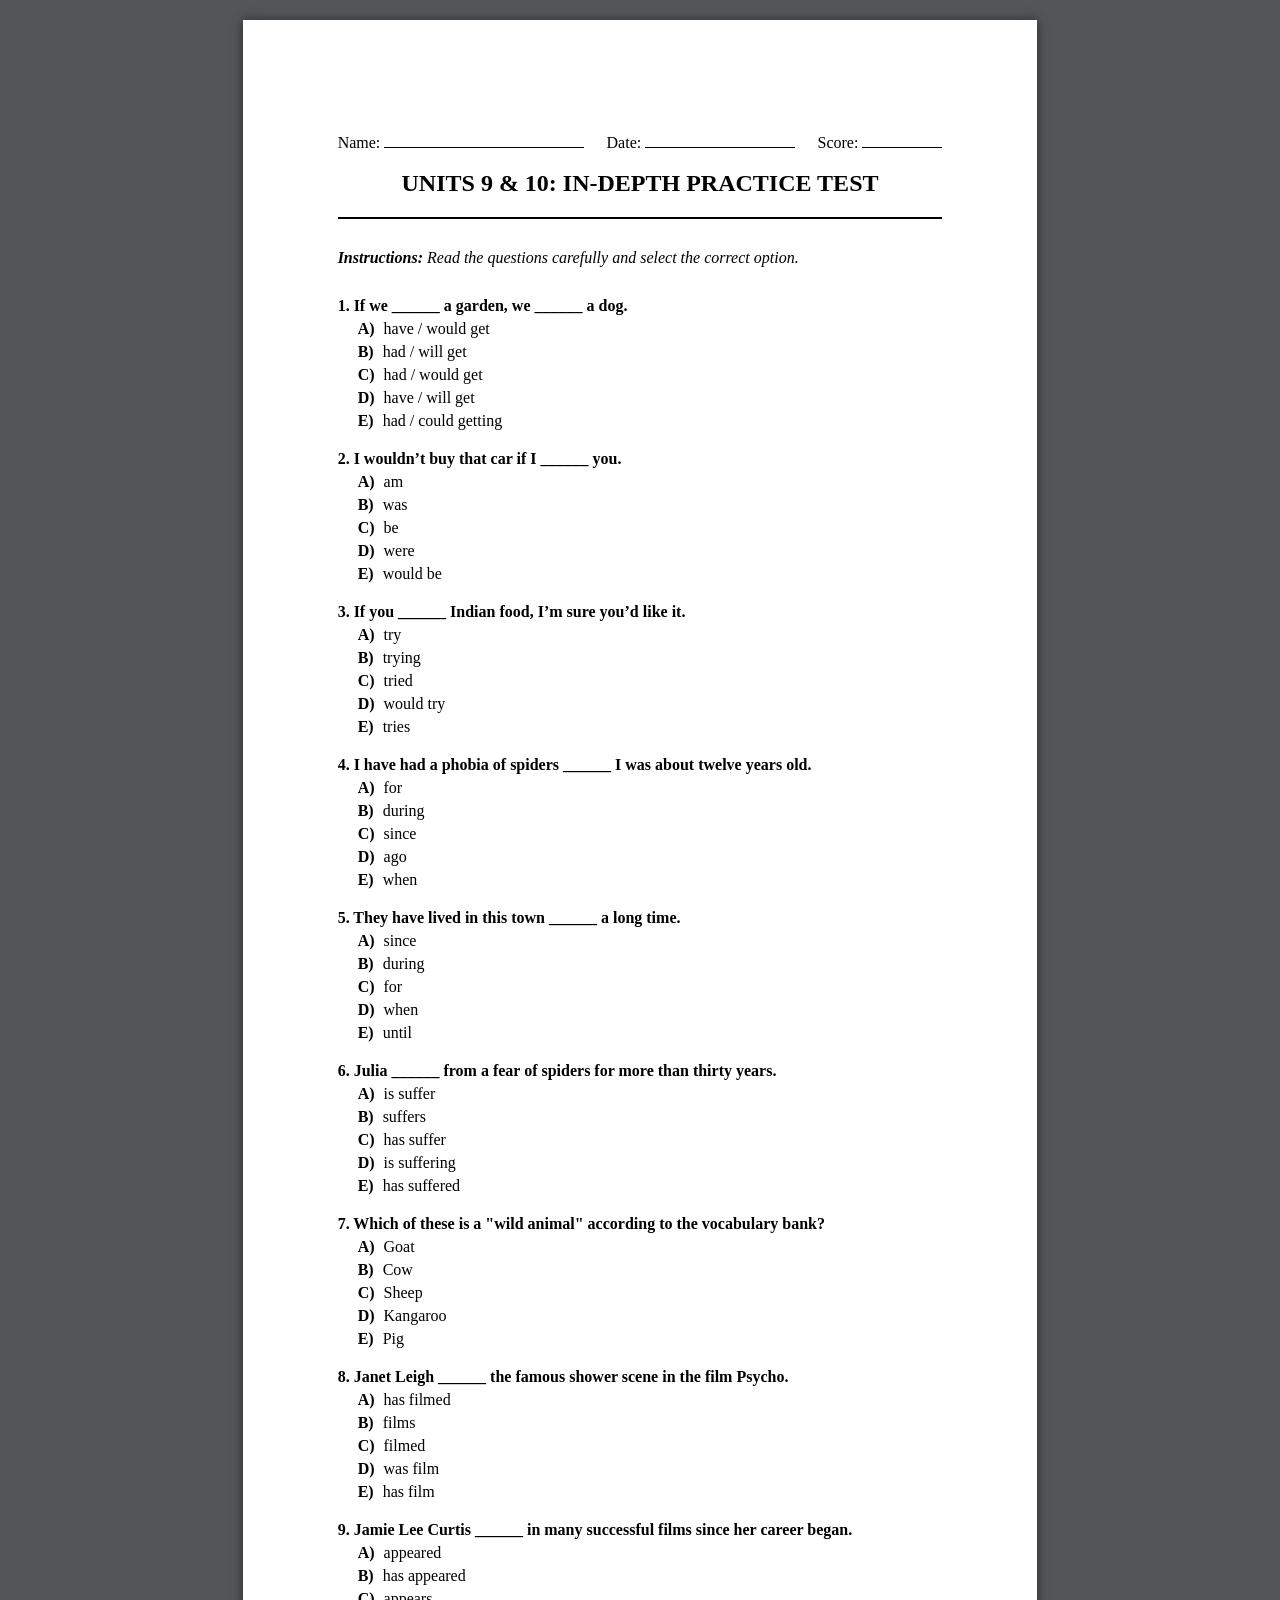
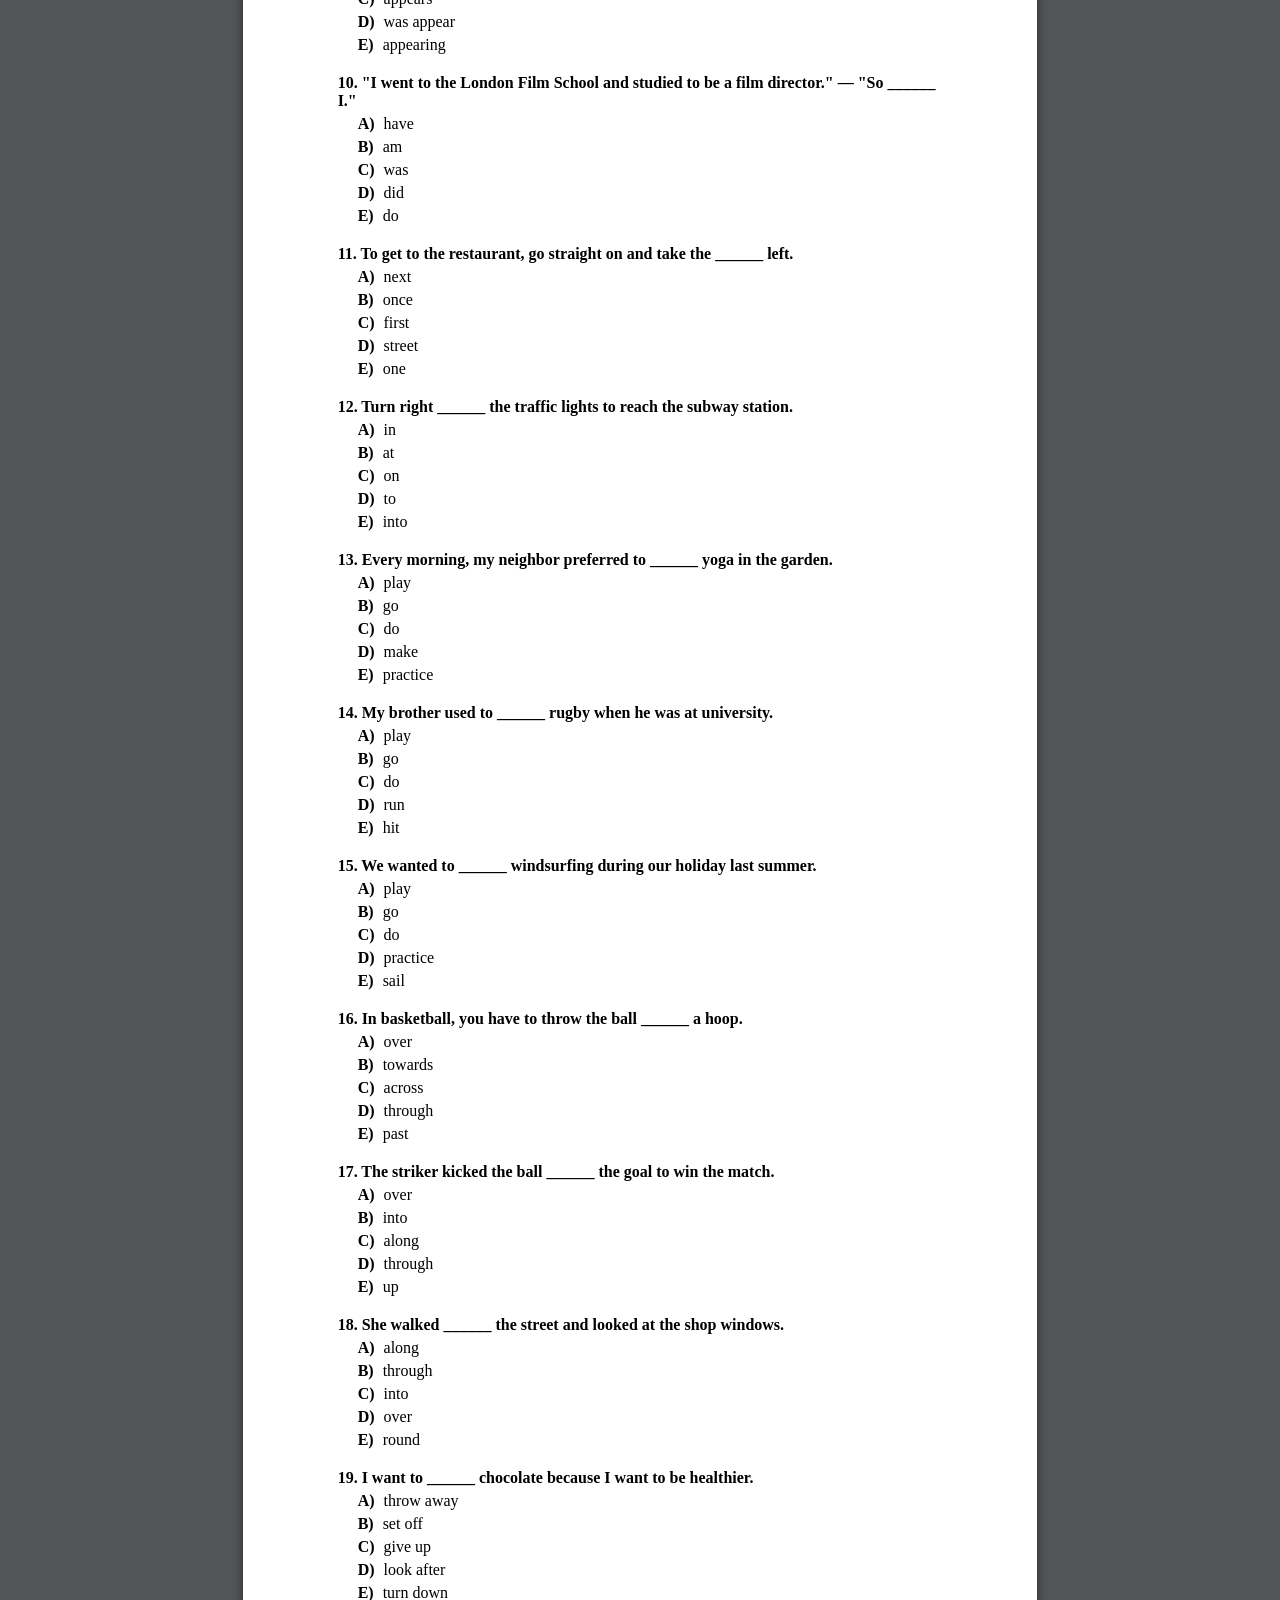
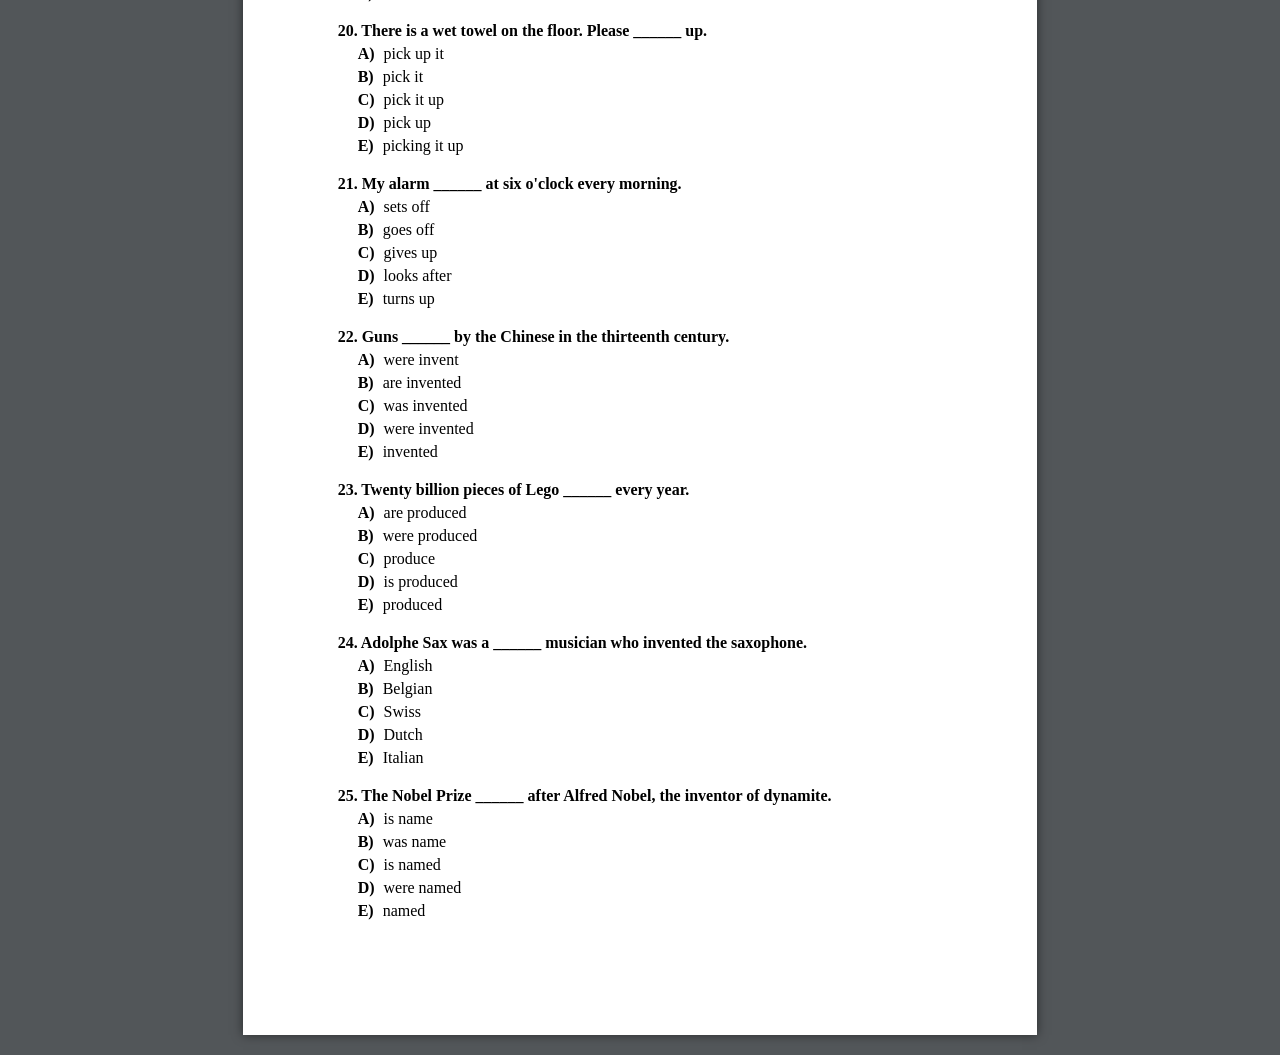
<file: examples/alper-unit-9-10.wsp.txt_printable.html>
<!DOCTYPE html>
<html lang="en">
<head>
    <meta charset="UTF-8">
    <title>Units 9 &amp; 10: In-Depth Practice Test (Printable)</title>
    <style>
         
        body {
            background-color: #525659;  
            font-family: "Times New Roman", Times, serif;
            margin: 0;
            padding: 20px;
            -webkit-print-color-adjust: exact;
            print-color-adjust: exact;
        }

         
        .page {
            background-color: white;
            width: 21cm;  
            min-height: 29.7cm;  
            margin: 0 auto;
            padding: 2.5cm;  
            box-sizing: border-box;
            box-shadow: 0 0 10px rgba(0,0,0,0.5);  
            position: relative;
        }

         
        header {
            border-bottom: 2px solid #000;
            margin-bottom: 30px;
            padding-bottom: 10px;
        }
        
        h1 {
            text-align: center;
            font-size: 18pt;
            text-transform: uppercase;
            margin: 0 0 10px 0;
        }

        .meta-info {
            display: flex;
            justify-content: space-between;
            margin-top: 20px;
            font-size: 12pt;
        }
        
        .field-line {
            border-bottom: 1px solid black;
            display: inline-block;
            width: 150px;
        }

        p.instructions {
            font-style: italic;
            margin-bottom: 30px;
        }

         
        .question-block {
            margin-bottom: 20px;
            page-break-inside: avoid;  
        }

        .question-text {
            font-size: 12pt;
            font-weight: bold;
            margin-bottom: 5px;
        }

         
        body { counter-reset: q-counter; }
        .question-text::before {
            counter-increment: q-counter;
            content: counter(q-counter) ". ";
        }

         
        .options-list {
            list-style-type: none;  
            padding-left: 20px;
            margin-top: 5px;
        }
        
        .options-list li {
            margin-bottom: 5px;
            font-size: 12pt;
        }
        
         
        .options-list { counter-reset: opt-counter; }
        .options-list li::before {
            counter-increment: opt-counter;
            content: counter(opt-counter, upper-alpha) ") ";  
            font-weight: bold;
            margin-right: 5px;
        }

         
        .blank-line {
            display: inline-block;
            border-bottom: 1px solid black;
            width: 100px;
            margin: 0 5px;
        }

         
        @media print {
            body {
                background: none;
                padding: 0;
            }
            .page {
                width: 100%;
                margin: 0;
                padding: 0;  
                box-shadow: none;
                border: none;
            }
        }
    </style>
</head>
<body>

    <div class="page">
        <header>
            <div class="meta-info">
                <div>Name: <span class="field-line" style="width: 200px;"></span></div>
                <div>Date: <span class="field-line"></span></div>
                <div>Score: <span class="field-line" style="width: 80px;"></span></div>
            </div>
            <br>
            <h1>Units 9 &amp; 10: In-Depth Practice Test</h1>
        </header>

        <p class="instructions"><strong>Instructions:</strong> Read the questions carefully and select the correct option.</p>

        
        <div class="question-block">
            <div class="question-text">If we ______ a garden, we ______ a dog.</div>

            
                <ul class="options-list">
                    
                    <li>have / would get</li>
                    
                    <li>had / will get</li>
                    
                    <li>had / would get</li>
                    
                    <li>have / will get</li>
                    
                    <li>had / could getting</li>
                    
                </ul>

            
        </div>
        
        <div class="question-block">
            <div class="question-text">I wouldn’t buy that car if I ______ you.</div>

            
                <ul class="options-list">
                    
                    <li>am</li>
                    
                    <li>was</li>
                    
                    <li>be</li>
                    
                    <li>were</li>
                    
                    <li>would be</li>
                    
                </ul>

            
        </div>
        
        <div class="question-block">
            <div class="question-text">If you ______ Indian food, I’m sure you’d like it.</div>

            
                <ul class="options-list">
                    
                    <li>try</li>
                    
                    <li>trying</li>
                    
                    <li>tried</li>
                    
                    <li>would try</li>
                    
                    <li>tries</li>
                    
                </ul>

            
        </div>
        
        <div class="question-block">
            <div class="question-text">I have had a phobia of spiders ______ I was about twelve years old.</div>

            
                <ul class="options-list">
                    
                    <li>for</li>
                    
                    <li>during</li>
                    
                    <li>since</li>
                    
                    <li>ago</li>
                    
                    <li>when</li>
                    
                </ul>

            
        </div>
        
        <div class="question-block">
            <div class="question-text">They have lived in this town ______ a long time.</div>

            
                <ul class="options-list">
                    
                    <li>since</li>
                    
                    <li>during</li>
                    
                    <li>for</li>
                    
                    <li>when</li>
                    
                    <li>until</li>
                    
                </ul>

            
        </div>
        
        <div class="question-block">
            <div class="question-text">Julia ______ from a fear of spiders for more than thirty years.</div>

            
                <ul class="options-list">
                    
                    <li>is suffer</li>
                    
                    <li>suffers</li>
                    
                    <li>has suffer</li>
                    
                    <li>is suffering</li>
                    
                    <li>has suffered</li>
                    
                </ul>

            
        </div>
        
        <div class="question-block">
            <div class="question-text">Which of these is a &#34;wild animal&#34; according to the vocabulary bank?</div>

            
                <ul class="options-list">
                    
                    <li>Goat</li>
                    
                    <li>Cow</li>
                    
                    <li>Sheep</li>
                    
                    <li>Kangaroo</li>
                    
                    <li>Pig</li>
                    
                </ul>

            
        </div>
        
        <div class="question-block">
            <div class="question-text">Janet Leigh ______ the famous shower scene in the film Psycho.</div>

            
                <ul class="options-list">
                    
                    <li>has filmed</li>
                    
                    <li>films</li>
                    
                    <li>filmed</li>
                    
                    <li>was film</li>
                    
                    <li>has film</li>
                    
                </ul>

            
        </div>
        
        <div class="question-block">
            <div class="question-text">Jamie Lee Curtis ______ in many successful films since her career began.</div>

            
                <ul class="options-list">
                    
                    <li>appeared</li>
                    
                    <li>has appeared</li>
                    
                    <li>appears</li>
                    
                    <li>was appear</li>
                    
                    <li>appearing</li>
                    
                </ul>

            
        </div>
        
        <div class="question-block">
            <div class="question-text">&#34;I went to the London Film School and studied to be a film director.&#34; — &#34;So ______ I.&#34;</div>

            
                <ul class="options-list">
                    
                    <li>have</li>
                    
                    <li>am</li>
                    
                    <li>was</li>
                    
                    <li>did</li>
                    
                    <li>do</li>
                    
                </ul>

            
        </div>
        
        <div class="question-block">
            <div class="question-text">To get to the restaurant, go straight on and take the ______ left.</div>

            
                <ul class="options-list">
                    
                    <li>next</li>
                    
                    <li>once</li>
                    
                    <li>first</li>
                    
                    <li>street</li>
                    
                    <li>one</li>
                    
                </ul>

            
        </div>
        
        <div class="question-block">
            <div class="question-text">Turn right ______ the traffic lights to reach the subway station.</div>

            
                <ul class="options-list">
                    
                    <li>in</li>
                    
                    <li>at</li>
                    
                    <li>on</li>
                    
                    <li>to</li>
                    
                    <li>into</li>
                    
                </ul>

            
        </div>
        
        <div class="question-block">
            <div class="question-text">Every morning, my neighbor preferred to ______ yoga in the garden.</div>

            
                <ul class="options-list">
                    
                    <li>play</li>
                    
                    <li>go</li>
                    
                    <li>do</li>
                    
                    <li>make</li>
                    
                    <li>practice</li>
                    
                </ul>

            
        </div>
        
        <div class="question-block">
            <div class="question-text">My brother used to ______ rugby when he was at university.</div>

            
                <ul class="options-list">
                    
                    <li>play</li>
                    
                    <li>go</li>
                    
                    <li>do</li>
                    
                    <li>run</li>
                    
                    <li>hit</li>
                    
                </ul>

            
        </div>
        
        <div class="question-block">
            <div class="question-text">We wanted to ______ windsurfing during our holiday last summer.</div>

            
                <ul class="options-list">
                    
                    <li>play</li>
                    
                    <li>go</li>
                    
                    <li>do</li>
                    
                    <li>practice</li>
                    
                    <li>sail</li>
                    
                </ul>

            
        </div>
        
        <div class="question-block">
            <div class="question-text">In basketball, you have to throw the ball ______ a hoop.</div>

            
                <ul class="options-list">
                    
                    <li>over</li>
                    
                    <li>towards</li>
                    
                    <li>across</li>
                    
                    <li>through</li>
                    
                    <li>past</li>
                    
                </ul>

            
        </div>
        
        <div class="question-block">
            <div class="question-text">The striker kicked the ball ______ the goal to win the match.</div>

            
                <ul class="options-list">
                    
                    <li>over</li>
                    
                    <li>into</li>
                    
                    <li>along</li>
                    
                    <li>through</li>
                    
                    <li>up</li>
                    
                </ul>

            
        </div>
        
        <div class="question-block">
            <div class="question-text">She walked ______ the street and looked at the shop windows.</div>

            
                <ul class="options-list">
                    
                    <li>along</li>
                    
                    <li>through</li>
                    
                    <li>into</li>
                    
                    <li>over</li>
                    
                    <li>round</li>
                    
                </ul>

            
        </div>
        
        <div class="question-block">
            <div class="question-text">I want to ______ chocolate because I want to be healthier.</div>

            
                <ul class="options-list">
                    
                    <li>throw away</li>
                    
                    <li>set off</li>
                    
                    <li>give up</li>
                    
                    <li>look after</li>
                    
                    <li>turn down</li>
                    
                </ul>

            
        </div>
        
        <div class="question-block">
            <div class="question-text">There is a wet towel on the floor. Please ______ up.</div>

            
                <ul class="options-list">
                    
                    <li>pick up it</li>
                    
                    <li>pick it</li>
                    
                    <li>pick it up</li>
                    
                    <li>pick up</li>
                    
                    <li>picking it up</li>
                    
                </ul>

            
        </div>
        
        <div class="question-block">
            <div class="question-text">My alarm ______ at six o&#39;clock every morning.</div>

            
                <ul class="options-list">
                    
                    <li>sets off</li>
                    
                    <li>goes off</li>
                    
                    <li>gives up</li>
                    
                    <li>looks after</li>
                    
                    <li>turns up</li>
                    
                </ul>

            
        </div>
        
        <div class="question-block">
            <div class="question-text">Guns ______ by the Chinese in the thirteenth century.</div>

            
                <ul class="options-list">
                    
                    <li>were invent</li>
                    
                    <li>are invented</li>
                    
                    <li>was invented</li>
                    
                    <li>were invented</li>
                    
                    <li>invented</li>
                    
                </ul>

            
        </div>
        
        <div class="question-block">
            <div class="question-text">Twenty billion pieces of Lego ______ every year.</div>

            
                <ul class="options-list">
                    
                    <li>are produced</li>
                    
                    <li>were produced</li>
                    
                    <li>produce</li>
                    
                    <li>is produced</li>
                    
                    <li>produced</li>
                    
                </ul>

            
        </div>
        
        <div class="question-block">
            <div class="question-text">Adolphe Sax was a ______ musician who invented the saxophone.</div>

            
                <ul class="options-list">
                    
                    <li>English</li>
                    
                    <li>Belgian</li>
                    
                    <li>Swiss</li>
                    
                    <li>Dutch</li>
                    
                    <li>Italian</li>
                    
                </ul>

            
        </div>
        
        <div class="question-block">
            <div class="question-text">The Nobel Prize ______ after Alfred Nobel, the inventor of dynamite.</div>

            
                <ul class="options-list">
                    
                    <li>is name</li>
                    
                    <li>was name</li>
                    
                    <li>is named</li>
                    
                    <li>were named</li>
                    
                    <li>named</li>
                    
                </ul>

            
        </div>
        
    </div>

</body>
</html>
</file>
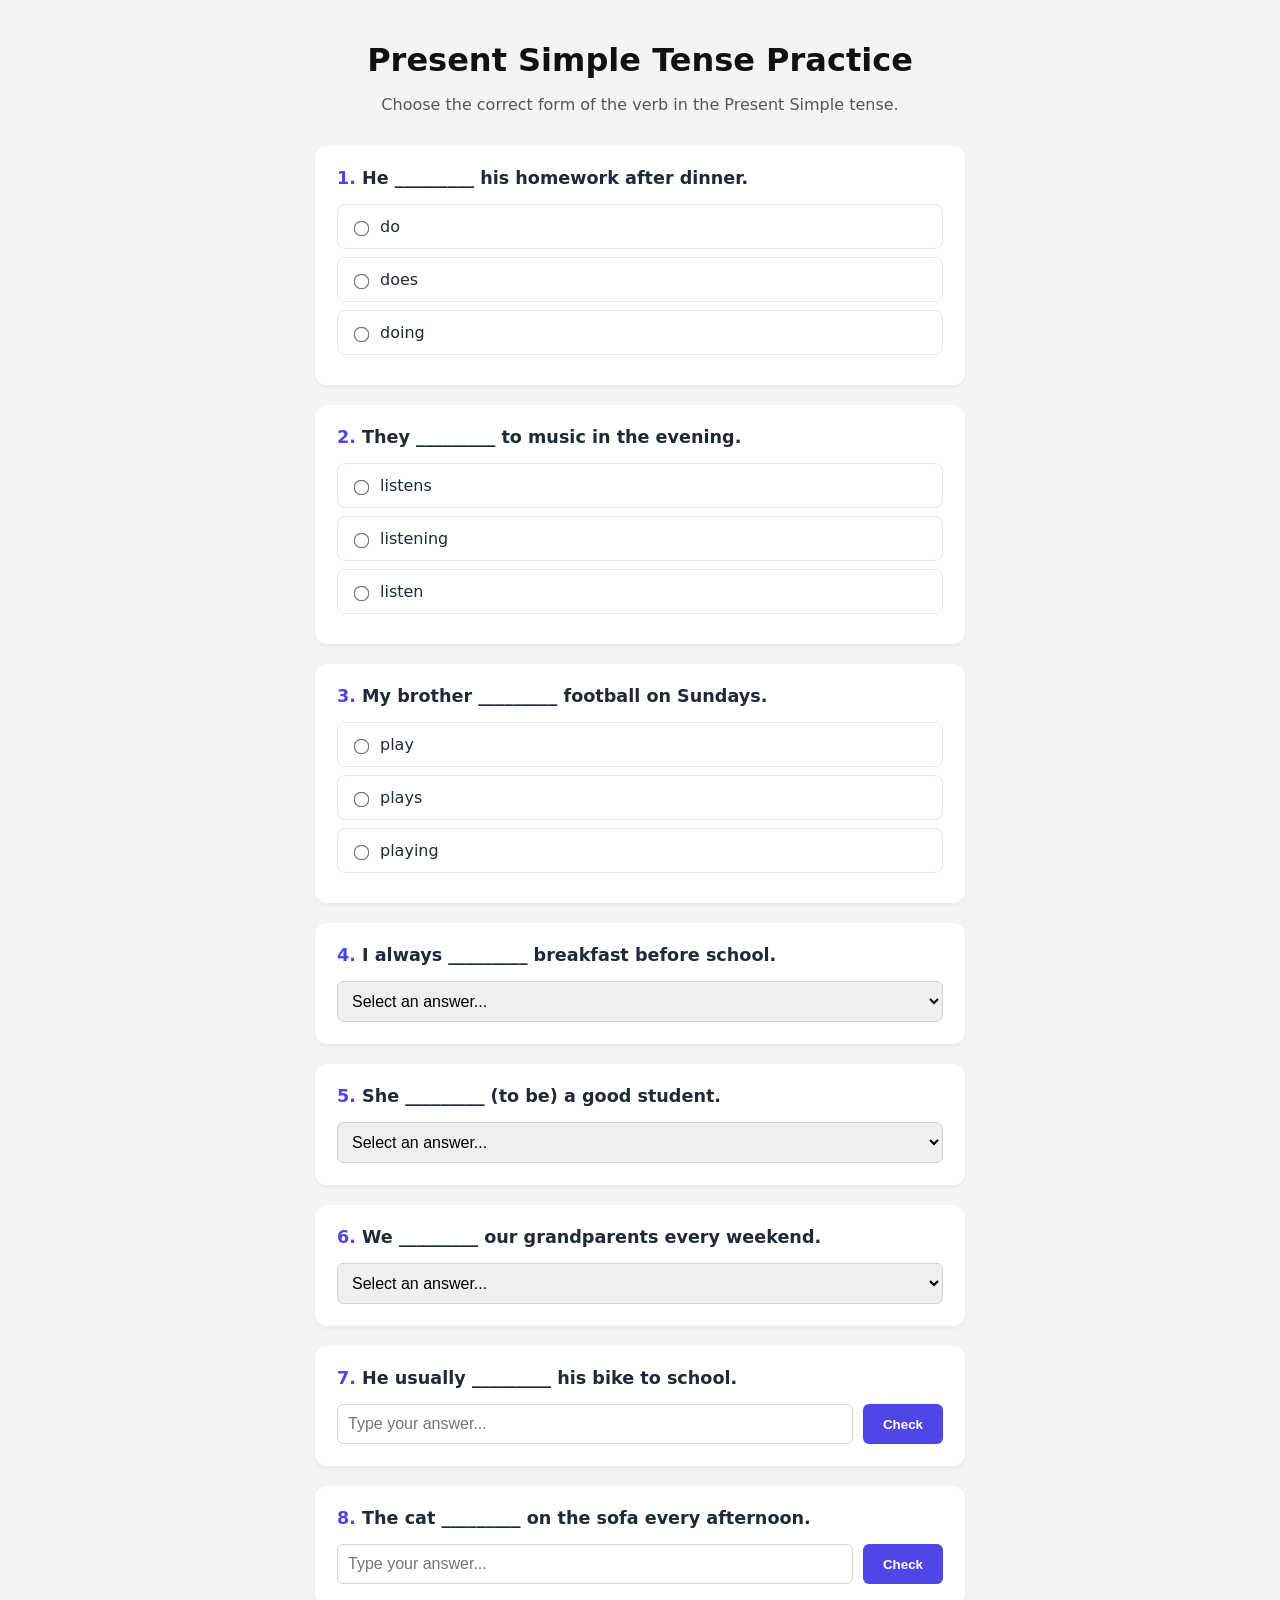
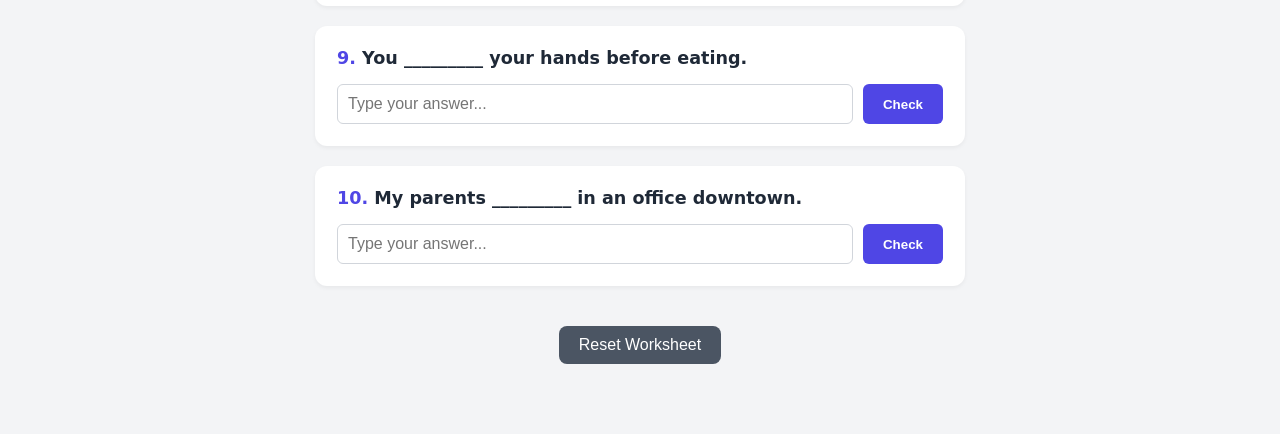
<file: examples/example.wsp.txt_interactive.html>
<!DOCTYPE html>
<html lang="en">
<head>
    <meta charset="UTF-8">
    <meta name="viewport" content="width=device-width, initial-scale=1.0">
    <title>Present Simple Tense Practice</title>
    <style>
    :root {
        --bg-color: #f3f4f6;
        --card-bg: #ffffff;
        --primary: #4F46E5;
        --primary-hover: #4338ca;
        --success-bg: #dcfce7;
        --success-border: #16a34a;
        --error-bg: #fee2e2;
        --error-border: #dc2626;
        --text: #1f2937;
    }

    body { 
        font-family: 'Segoe UI', system-ui, sans-serif; 
        background-color: var(--bg-color);
        color: var(--text);
        margin: 0;
        padding: 20px;
        counter-reset: q-counter;
    }

    .container { max-width: 650px; margin: 0 auto; padding-bottom: 50px; }

    h1 { text-align: center; color: #111; margin-bottom: 0.5rem; }
    p.desc { text-align: center; color: #555; margin-bottom: 2rem; }

     
    .question-card {
        background: var(--card-bg);
        border-radius: 12px;
        padding: 20px;
        margin-bottom: 20px;
        box-shadow: 0 2px 4px rgba(0,0,0,0.05);
        border: 2px solid transparent;
        transition: all 0.3s ease;
    }

    .q-text { font-weight: 600; font-size: 1.1rem; margin-bottom: 1rem; }
    .q-text::before {
        counter-increment: q-counter;
        content: counter(q-counter) ". ";
        color: var(--primary);
    }

     
    label.option {
        display: flex;
        align-items: center;
        padding: 12px;
        margin: 8px 0;
        border: 1px solid #e5e7eb;
        border-radius: 8px;
        cursor: pointer;
        transition: background 0.15s;
    }
    label.option:hover { background: #f9fafb; }
    input[type="radio"] { margin-right: 12px; transform: scale(1.2); accent-color: var(--primary); }

     
    .input-group {
        display: flex;
        gap: 10px;
    }
    
    select, input[type="text"] {
        width: 100%;
        padding: 10px;
        border: 1px solid #d1d5db;
        border-radius: 6px;
        font-size: 1rem;
        box-sizing: border-box; 
    }
    
    .check-btn {
        background: var(--primary);
        color: white;
        border: none;
        padding: 0 20px;
        border-radius: 6px;
        cursor: pointer;
        font-weight: bold;
        white-space: nowrap;
    }
    .check-btn:hover { background: var(--primary-hover); }

     
    .question-card.correct { border-color: var(--success-border); background-color: var(--success-bg); }
    .question-card.incorrect { border-color: var(--error-border); background-color: var(--error-bg); }

     
    .question-card.correct label.option:has(input:checked) { 
        background-color: #86efac; border-color: var(--success-border); font-weight: bold;
    }
    .question-card.incorrect label.option:has(input:checked) { 
        background-color: #fca5a5; border-color: var(--error-border);
    }

    .feedback-msg {
        margin-top: 10px;
        font-size: 0.95rem;
        font-weight: bold;
        display: none;
    }
    .correct .feedback-msg { display: block; color: var(--success-border); }
    .incorrect .feedback-msg { display: block; color: var(--error-border); }

    .reset-container { text-align: center; margin-top: 40px; }
    .btn-reset { 
        background: #4b5563; color: white; padding: 10px 20px; 
        border: none; border-radius: 8px; cursor: pointer; font-size: 1rem;
    }
</style>
</head>
<body>

<div class="container">
    <h1>Present Simple Tense Practice</h1>
    <p class="desc">Choose the correct form of the verb in the Present Simple tense.</p>

    <div id="quiz-container">
        
        <div class="question-card" id="card-0" data-correct="does" data-type="multiple_choice">
            <div class="q-text">He _________ his homework after dinner.</div>

            
                <div class="options-group">
                    
                    <label class="option">
                        <input type="radio" name="q-0" value="do" onclick="validateCard( 0 )" />
                        <span>do</span>
                    </label>
                    
                    <label class="option">
                        <input type="radio" name="q-0" value="does" onclick="validateCard( 0 )" />
                        <span>does</span>
                    </label>
                    
                    <label class="option">
                        <input type="radio" name="q-0" value="doing" onclick="validateCard( 0 )" />
                        <span>doing</span>
                    </label>
                    
                </div>

            
            
            <div class="feedback-msg" id="feedback-0"></div>
        </div>
        
        <div class="question-card" id="card-1" data-correct="listen" data-type="multiple_choice">
            <div class="q-text">They _________ to music in the evening.</div>

            
                <div class="options-group">
                    
                    <label class="option">
                        <input type="radio" name="q-1" value="listens" onclick="validateCard( 1 )" />
                        <span>listens</span>
                    </label>
                    
                    <label class="option">
                        <input type="radio" name="q-1" value="listening" onclick="validateCard( 1 )" />
                        <span>listening</span>
                    </label>
                    
                    <label class="option">
                        <input type="radio" name="q-1" value="listen" onclick="validateCard( 1 )" />
                        <span>listen</span>
                    </label>
                    
                </div>

            
            
            <div class="feedback-msg" id="feedback-1"></div>
        </div>
        
        <div class="question-card" id="card-2" data-correct="plays" data-type="multiple_choice">
            <div class="q-text">My brother _________ football on Sundays.</div>

            
                <div class="options-group">
                    
                    <label class="option">
                        <input type="radio" name="q-2" value="play" onclick="validateCard( 2 )" />
                        <span>play</span>
                    </label>
                    
                    <label class="option">
                        <input type="radio" name="q-2" value="plays" onclick="validateCard( 2 )" />
                        <span>plays</span>
                    </label>
                    
                    <label class="option">
                        <input type="radio" name="q-2" value="playing" onclick="validateCard( 2 )" />
                        <span>playing</span>
                    </label>
                    
                </div>

            
            
            <div class="feedback-msg" id="feedback-2"></div>
        </div>
        
        <div class="question-card" id="card-3" data-correct="have" data-type="dropdown">
            <div class="q-text">I always _________ breakfast before school.</div>

            
                <select name="q-3" onchange="validateCard( 3 )">
                    <option value="" disabled selected>Select an answer...</option>
                    
                    <option value="have">have</option>
                    
                    <option value="has">has</option>
                    
                    <option value="having">having</option>
                    
                </select>

            
            
            <div class="feedback-msg" id="feedback-3"></div>
        </div>
        
        <div class="question-card" id="card-4" data-correct="is" data-type="dropdown">
            <div class="q-text">She _________ (to be) a good student.</div>

            
                <select name="q-4" onchange="validateCard( 4 )">
                    <option value="" disabled selected>Select an answer...</option>
                    
                    <option value="is">is</option>
                    
                    <option value="are">are</option>
                    
                    <option value="am">am</option>
                    
                </select>

            
            
            <div class="feedback-msg" id="feedback-4"></div>
        </div>
        
        <div class="question-card" id="card-5" data-correct="visit" data-type="dropdown">
            <div class="q-text">We _________ our grandparents every weekend.</div>

            
                <select name="q-5" onchange="validateCard( 5 )">
                    <option value="" disabled selected>Select an answer...</option>
                    
                    <option value="visit">visit</option>
                    
                    <option value="visits">visits</option>
                    
                    <option value="visiting">visiting</option>
                    
                </select>

            
            
            <div class="feedback-msg" id="feedback-5"></div>
        </div>
        
        <div class="question-card" id="card-6" data-correct="rides" data-type="fill_blank">
            <div class="q-text">He usually _________ his bike to school.</div>

            
                <div class="input-group">
                    <input type="text" id="input-6" placeholder="Type your answer..." autocomplete="off" />
                    <button class="check-btn" onclick="validateCard( 6 )">Check</button>
                </div>
            
            
            <div class="feedback-msg" id="feedback-6"></div>
        </div>
        
        <div class="question-card" id="card-7" data-correct="sleeps" data-type="fill_blank">
            <div class="q-text">The cat _________ on the sofa every afternoon.</div>

            
                <div class="input-group">
                    <input type="text" id="input-7" placeholder="Type your answer..." autocomplete="off" />
                    <button class="check-btn" onclick="validateCard( 7 )">Check</button>
                </div>
            
            
            <div class="feedback-msg" id="feedback-7"></div>
        </div>
        
        <div class="question-card" id="card-8" data-correct="wash" data-type="fill_blank">
            <div class="q-text">You _________ your hands before eating.</div>

            
                <div class="input-group">
                    <input type="text" id="input-8" placeholder="Type your answer..." autocomplete="off" />
                    <button class="check-btn" onclick="validateCard( 8 )">Check</button>
                </div>
            
            
            <div class="feedback-msg" id="feedback-8"></div>
        </div>
        
        <div class="question-card" id="card-9" data-correct="work" data-type="fill_blank">
            <div class="q-text">My parents _________ in an office downtown.</div>

            
                <div class="input-group">
                    <input type="text" id="input-9" placeholder="Type your answer..." autocomplete="off" />
                    <button class="check-btn" onclick="validateCard( 9 )">Check</button>
                </div>
            
            
            <div class="feedback-msg" id="feedback-9"></div>
        </div>
        
    </div>

    <div class="reset-container">
        <button class="btn-reset" onclick="location.reload()">Reset Worksheet</button>
    </div>
</div>

<script>
    
    
    window.addEventListener('load', function() {
        
        document.querySelectorAll('input[type="text"]').forEach(input => input.value = '');
        
        
        document.querySelectorAll('input[type="radio"]').forEach(radio => radio.checked = false);
        
        
        document.querySelectorAll('select').forEach(select => select.selectedIndex = 0);
        
        
        document.querySelectorAll('.question-card').forEach(card => {
            card.classList.remove('correct', 'incorrect');
        });
    });

    
    function validateCard(index) {
        const card = document.getElementById(`card-${index}`);
        
        
        

        const type = card.dataset.type;
        const correctRaw = card.dataset.correct.trim();
        const feedbackEl = document.getElementById(`feedback-${index}`);
        
        let userAnswer = "";
        
        
        if (type === 'multiple_choice') {
            const checked = card.querySelector('input:checked');
            if (!checked) return; 
            userAnswer = checked.value;
        } else if (type === 'dropdown') {
            const select = card.querySelector('select');
            userAnswer = select.value;
            if (!userAnswer) return; 
        } else {
            const input = document.getElementById(`input-${index}`);
            userAnswer = input.value.trim();
            if (!userAnswer) {
                input.focus();
                return; 
            }
        }

        
        if (userAnswer.toLowerCase() === correctRaw.toLowerCase()) {
            
            card.classList.remove('incorrect');
            card.classList.add('correct');
            feedbackEl.textContent = "Correct!";
        } else {
            
            card.classList.remove('correct');
            card.classList.add('incorrect');
            feedbackEl.textContent = "Try again."; 
        }

        
    }
</script>

</body>
</html>
</file>
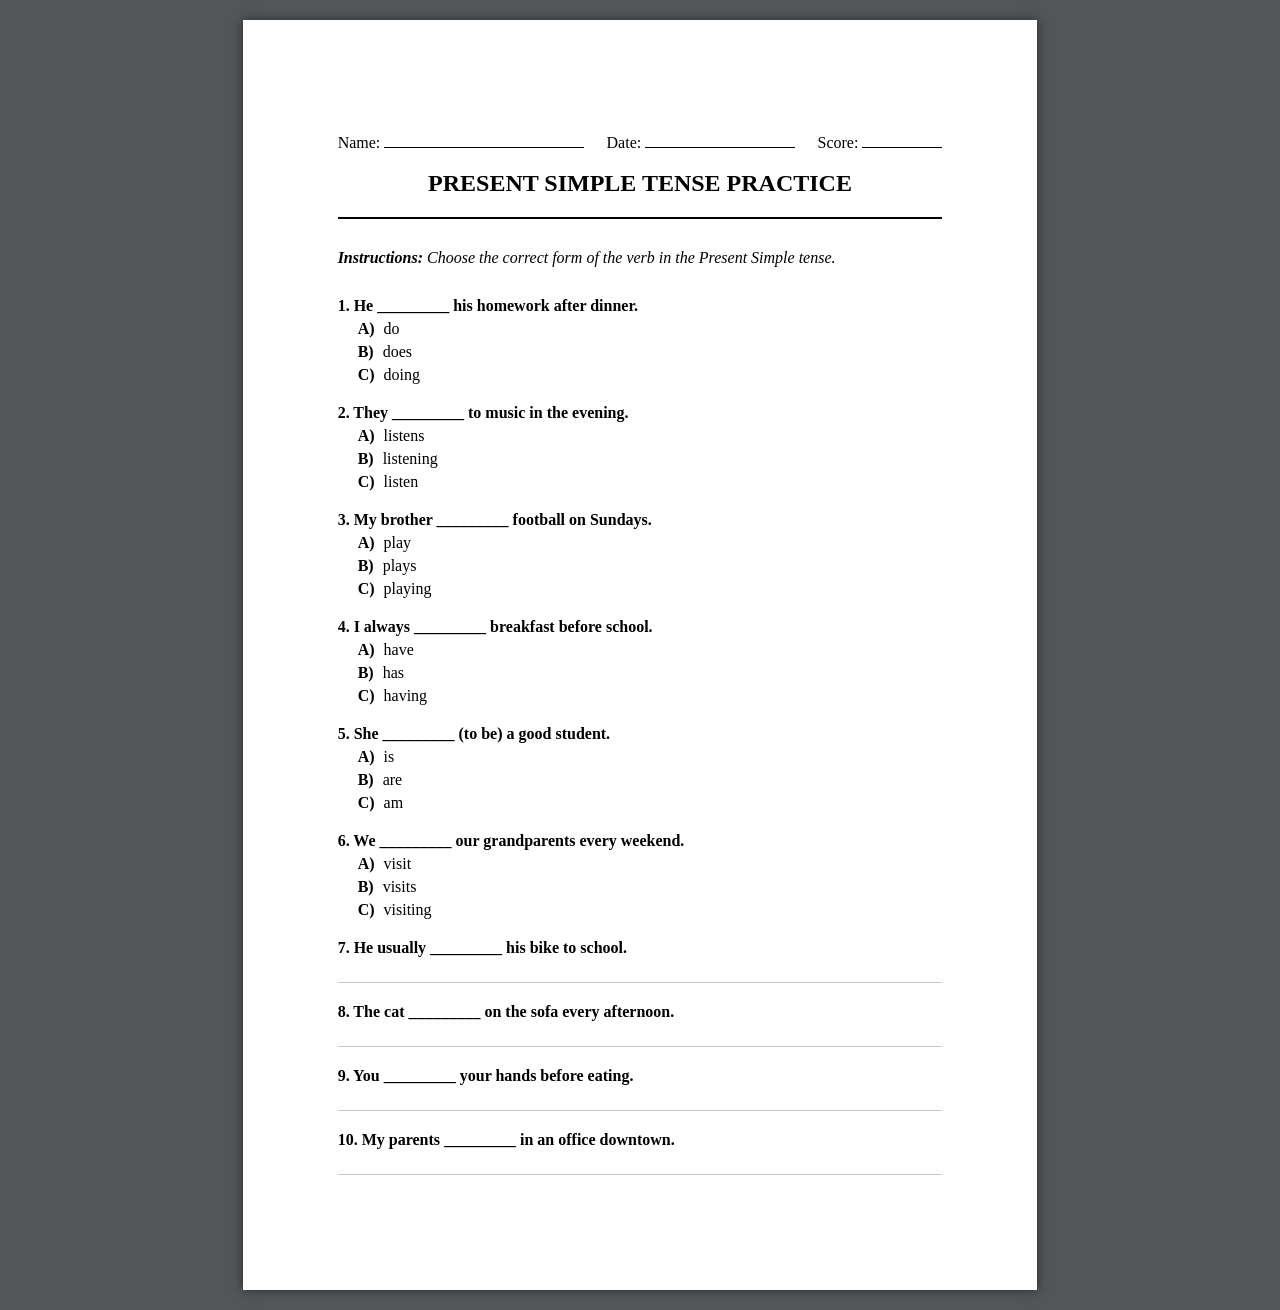
<file: examples/example.wsp.txt_printable.html>
<!DOCTYPE html>
<html lang="en">
<head>
    <meta charset="UTF-8">
    <title>Present Simple Tense Practice (Printable)</title>
    <style>
         
        body {
            background-color: #525659;  
            font-family: "Times New Roman", Times, serif;
            margin: 0;
            padding: 20px;
            -webkit-print-color-adjust: exact;
            print-color-adjust: exact;
        }

         
        .page {
            background-color: white;
            width: 21cm;  
            min-height: 29.7cm;  
            margin: 0 auto;
            padding: 2.5cm;  
            box-sizing: border-box;
            box-shadow: 0 0 10px rgba(0,0,0,0.5);  
            position: relative;
        }

         
        header {
            border-bottom: 2px solid #000;
            margin-bottom: 30px;
            padding-bottom: 10px;
        }
        
        h1 {
            text-align: center;
            font-size: 18pt;
            text-transform: uppercase;
            margin: 0 0 10px 0;
        }

        .meta-info {
            display: flex;
            justify-content: space-between;
            margin-top: 20px;
            font-size: 12pt;
        }
        
        .field-line {
            border-bottom: 1px solid black;
            display: inline-block;
            width: 150px;
        }

        p.instructions {
            font-style: italic;
            margin-bottom: 30px;
        }

         
        .question-block {
            margin-bottom: 20px;
            page-break-inside: avoid;  
        }

        .question-text {
            font-size: 12pt;
            font-weight: bold;
            margin-bottom: 5px;
        }

         
        body { counter-reset: q-counter; }
        .question-text::before {
            counter-increment: q-counter;
            content: counter(q-counter) ". ";
        }

         
        .options-list {
            list-style-type: none;  
            padding-left: 20px;
            margin-top: 5px;
        }
        
        .options-list li {
            margin-bottom: 5px;
            font-size: 12pt;
        }
        
         
        .options-list { counter-reset: opt-counter; }
        .options-list li::before {
            counter-increment: opt-counter;
            content: counter(opt-counter, upper-alpha) ") ";  
            font-weight: bold;
            margin-right: 5px;
        }

         
        .blank-line {
            display: inline-block;
            border-bottom: 1px solid black;
            width: 100px;
            margin: 0 5px;
        }

         
        @media print {
            body {
                background: none;
                padding: 0;
            }
            .page {
                width: 100%;
                margin: 0;
                padding: 0;  
                box-shadow: none;
                border: none;
            }
        }
    </style>
</head>
<body>

    <div class="page">
        <header>
            <div class="meta-info">
                <div>Name: <span class="field-line" style="width: 200px;"></span></div>
                <div>Date: <span class="field-line"></span></div>
                <div>Score: <span class="field-line" style="width: 80px;"></span></div>
            </div>
            <br>
            <h1>Present Simple Tense Practice</h1>
        </header>

        <p class="instructions"><strong>Instructions:</strong> Choose the correct form of the verb in the Present Simple tense.</p>

        
        <div class="question-block">
            <div class="question-text">He _________ his homework after dinner.</div>

            
                <ul class="options-list">
                    
                    <li>do</li>
                    
                    <li>does</li>
                    
                    <li>doing</li>
                    
                </ul>

            
        </div>
        
        <div class="question-block">
            <div class="question-text">They _________ to music in the evening.</div>

            
                <ul class="options-list">
                    
                    <li>listens</li>
                    
                    <li>listening</li>
                    
                    <li>listen</li>
                    
                </ul>

            
        </div>
        
        <div class="question-block">
            <div class="question-text">My brother _________ football on Sundays.</div>

            
                <ul class="options-list">
                    
                    <li>play</li>
                    
                    <li>plays</li>
                    
                    <li>playing</li>
                    
                </ul>

            
        </div>
        
        <div class="question-block">
            <div class="question-text">I always _________ breakfast before school.</div>

            
                <ul class="options-list">
                    
                    <li>have</li>
                    
                    <li>has</li>
                    
                    <li>having</li>
                    
                </ul>

            
        </div>
        
        <div class="question-block">
            <div class="question-text">She _________ (to be) a good student.</div>

            
                <ul class="options-list">
                    
                    <li>is</li>
                    
                    <li>are</li>
                    
                    <li>am</li>
                    
                </ul>

            
        </div>
        
        <div class="question-block">
            <div class="question-text">We _________ our grandparents every weekend.</div>

            
                <ul class="options-list">
                    
                    <li>visit</li>
                    
                    <li>visits</li>
                    
                    <li>visiting</li>
                    
                </ul>

            
        </div>
        
        <div class="question-block">
            <div class="question-text">He usually _________ his bike to school.</div>

            
                <div style="margin-top: 25px; border-bottom: 1px solid #ccc; width: 100%;"></div>
            
        </div>
        
        <div class="question-block">
            <div class="question-text">The cat _________ on the sofa every afternoon.</div>

            
                <div style="margin-top: 25px; border-bottom: 1px solid #ccc; width: 100%;"></div>
            
        </div>
        
        <div class="question-block">
            <div class="question-text">You _________ your hands before eating.</div>

            
                <div style="margin-top: 25px; border-bottom: 1px solid #ccc; width: 100%;"></div>
            
        </div>
        
        <div class="question-block">
            <div class="question-text">My parents _________ in an office downtown.</div>

            
                <div style="margin-top: 25px; border-bottom: 1px solid #ccc; width: 100%;"></div>
            
        </div>
        
    </div>

</body>
</html>
</file>
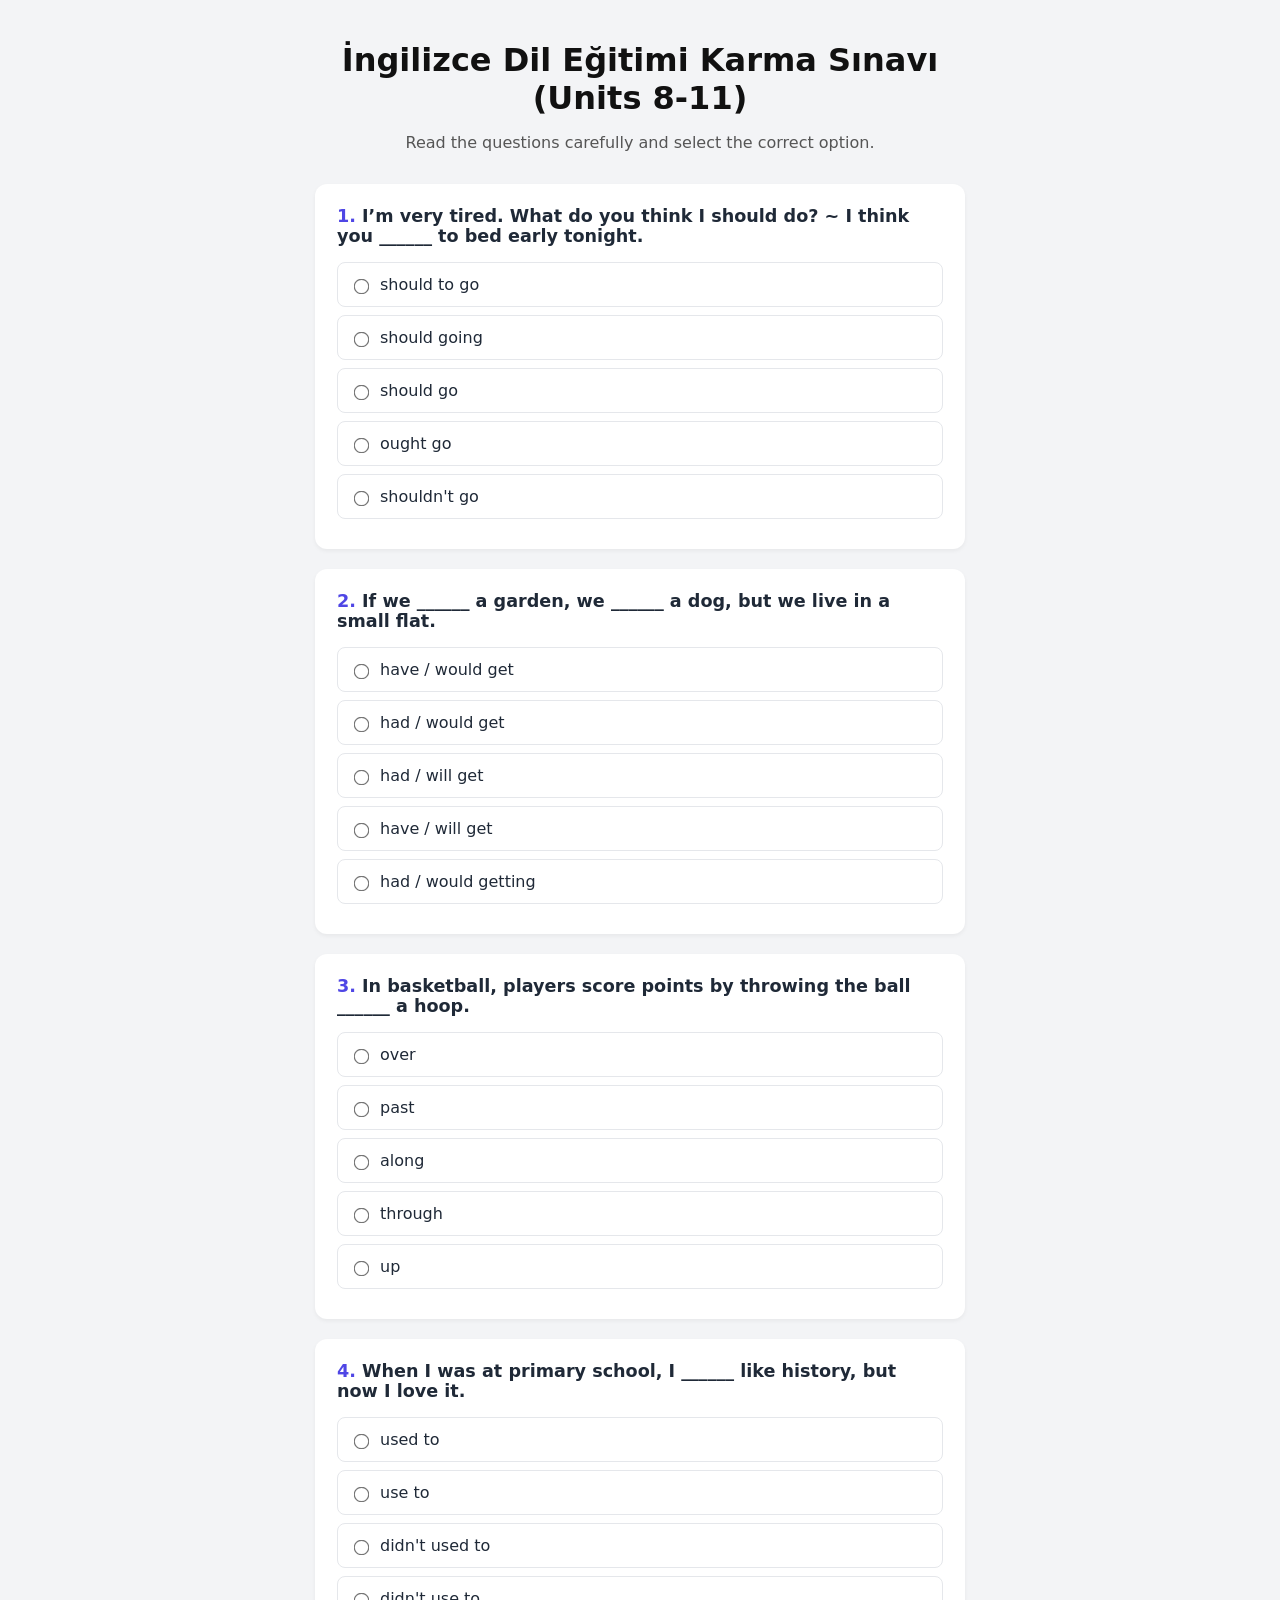
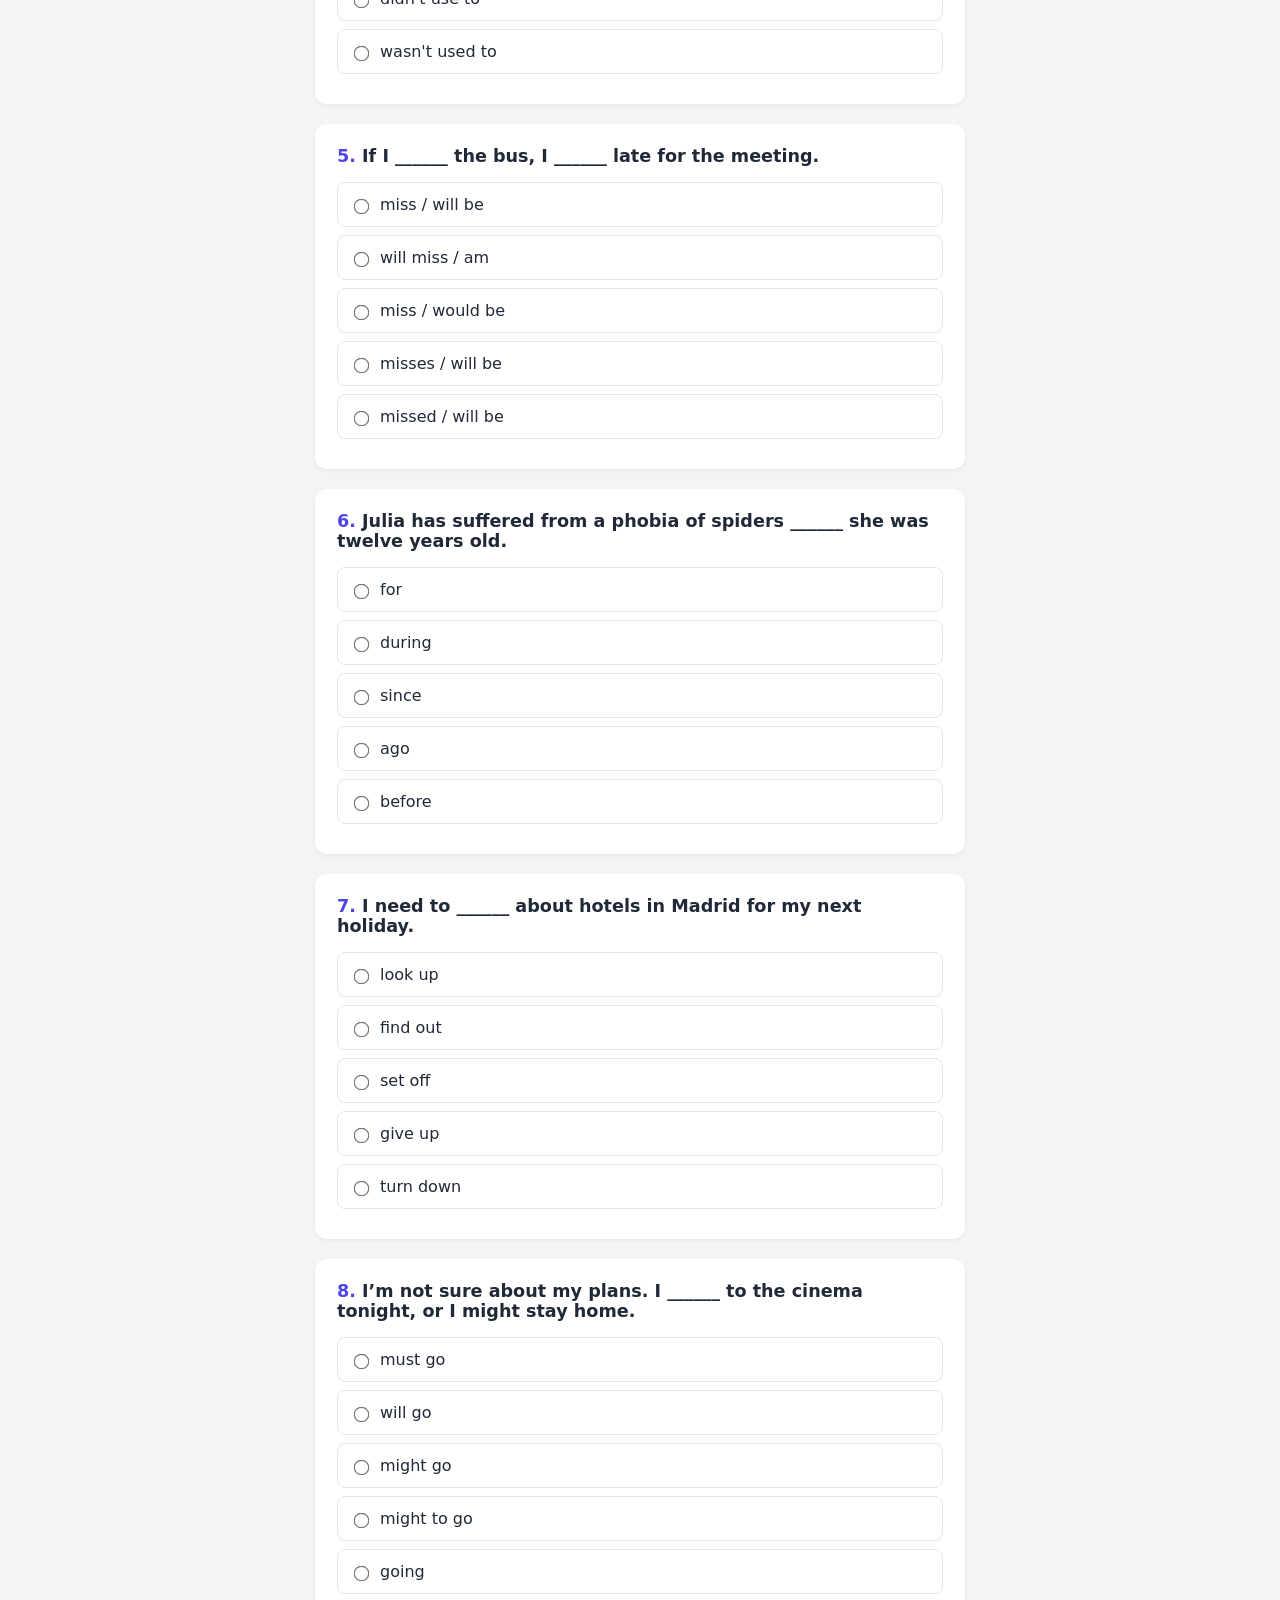
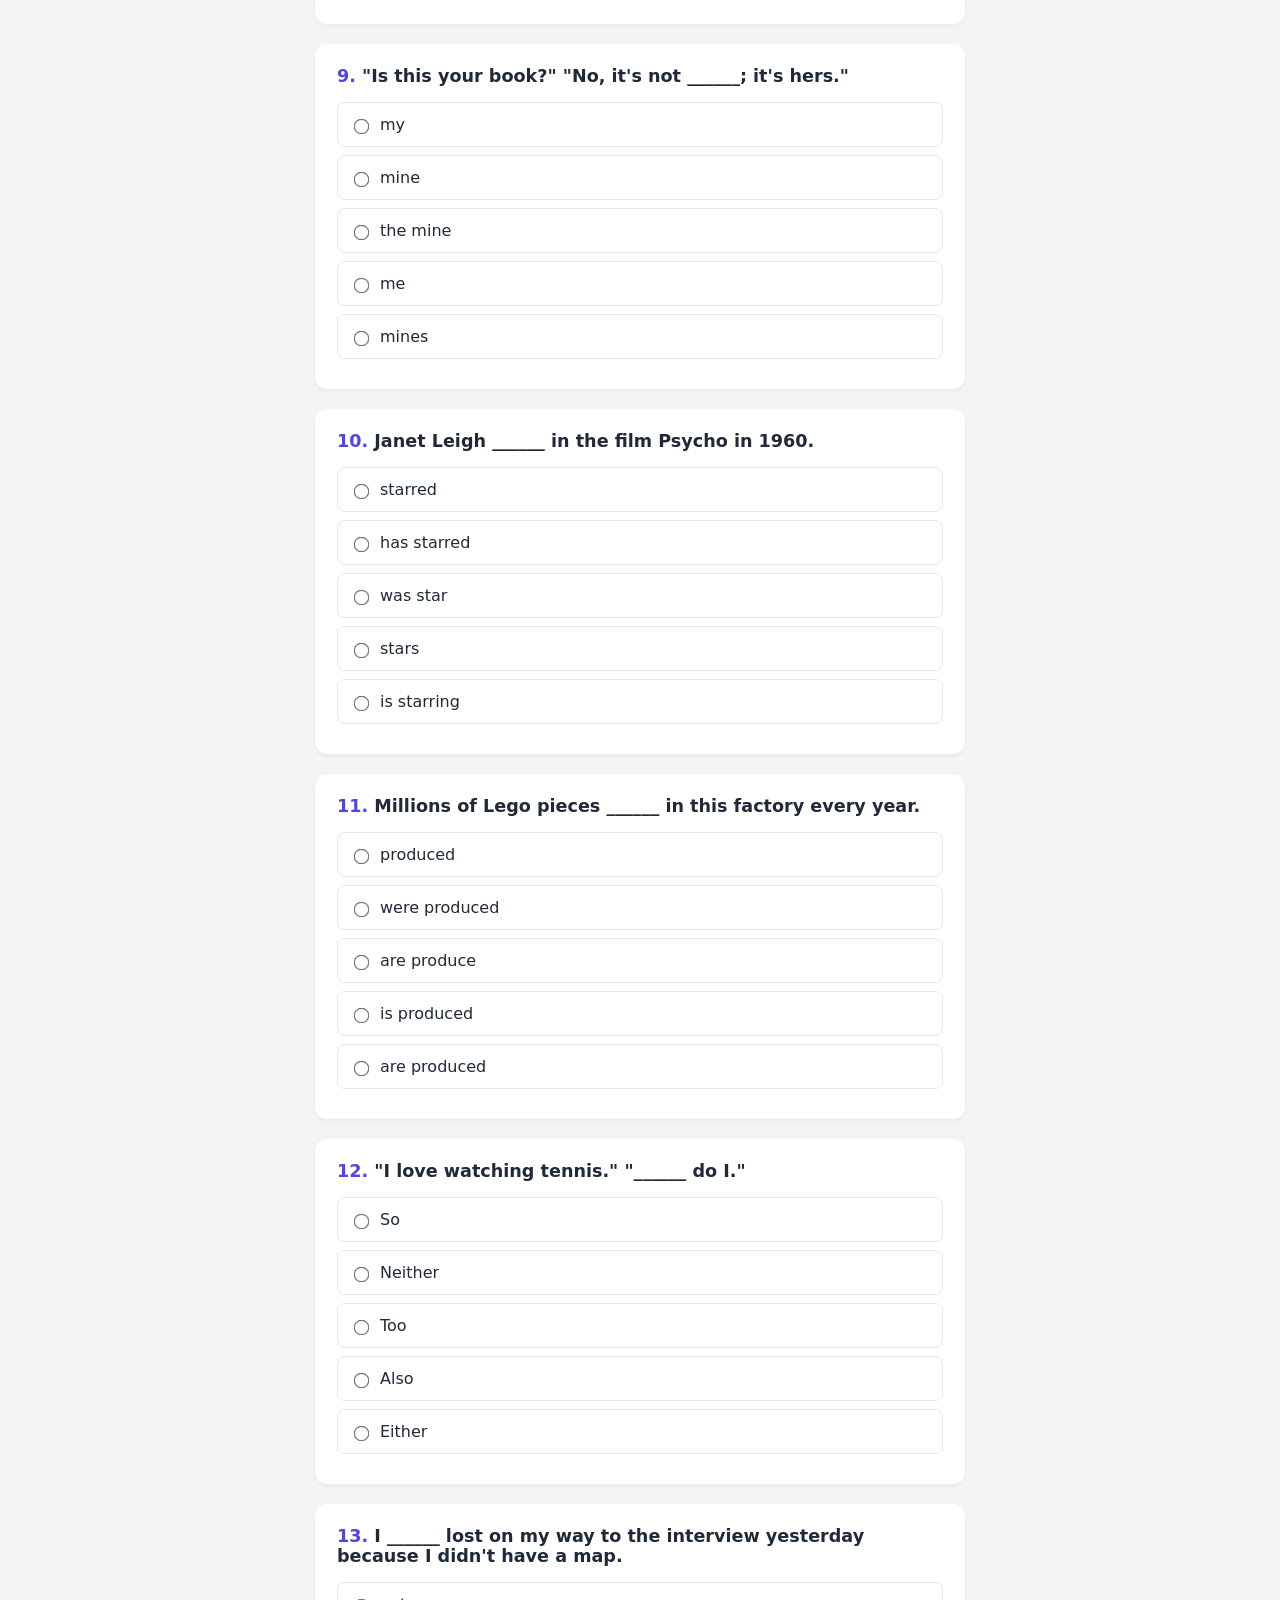
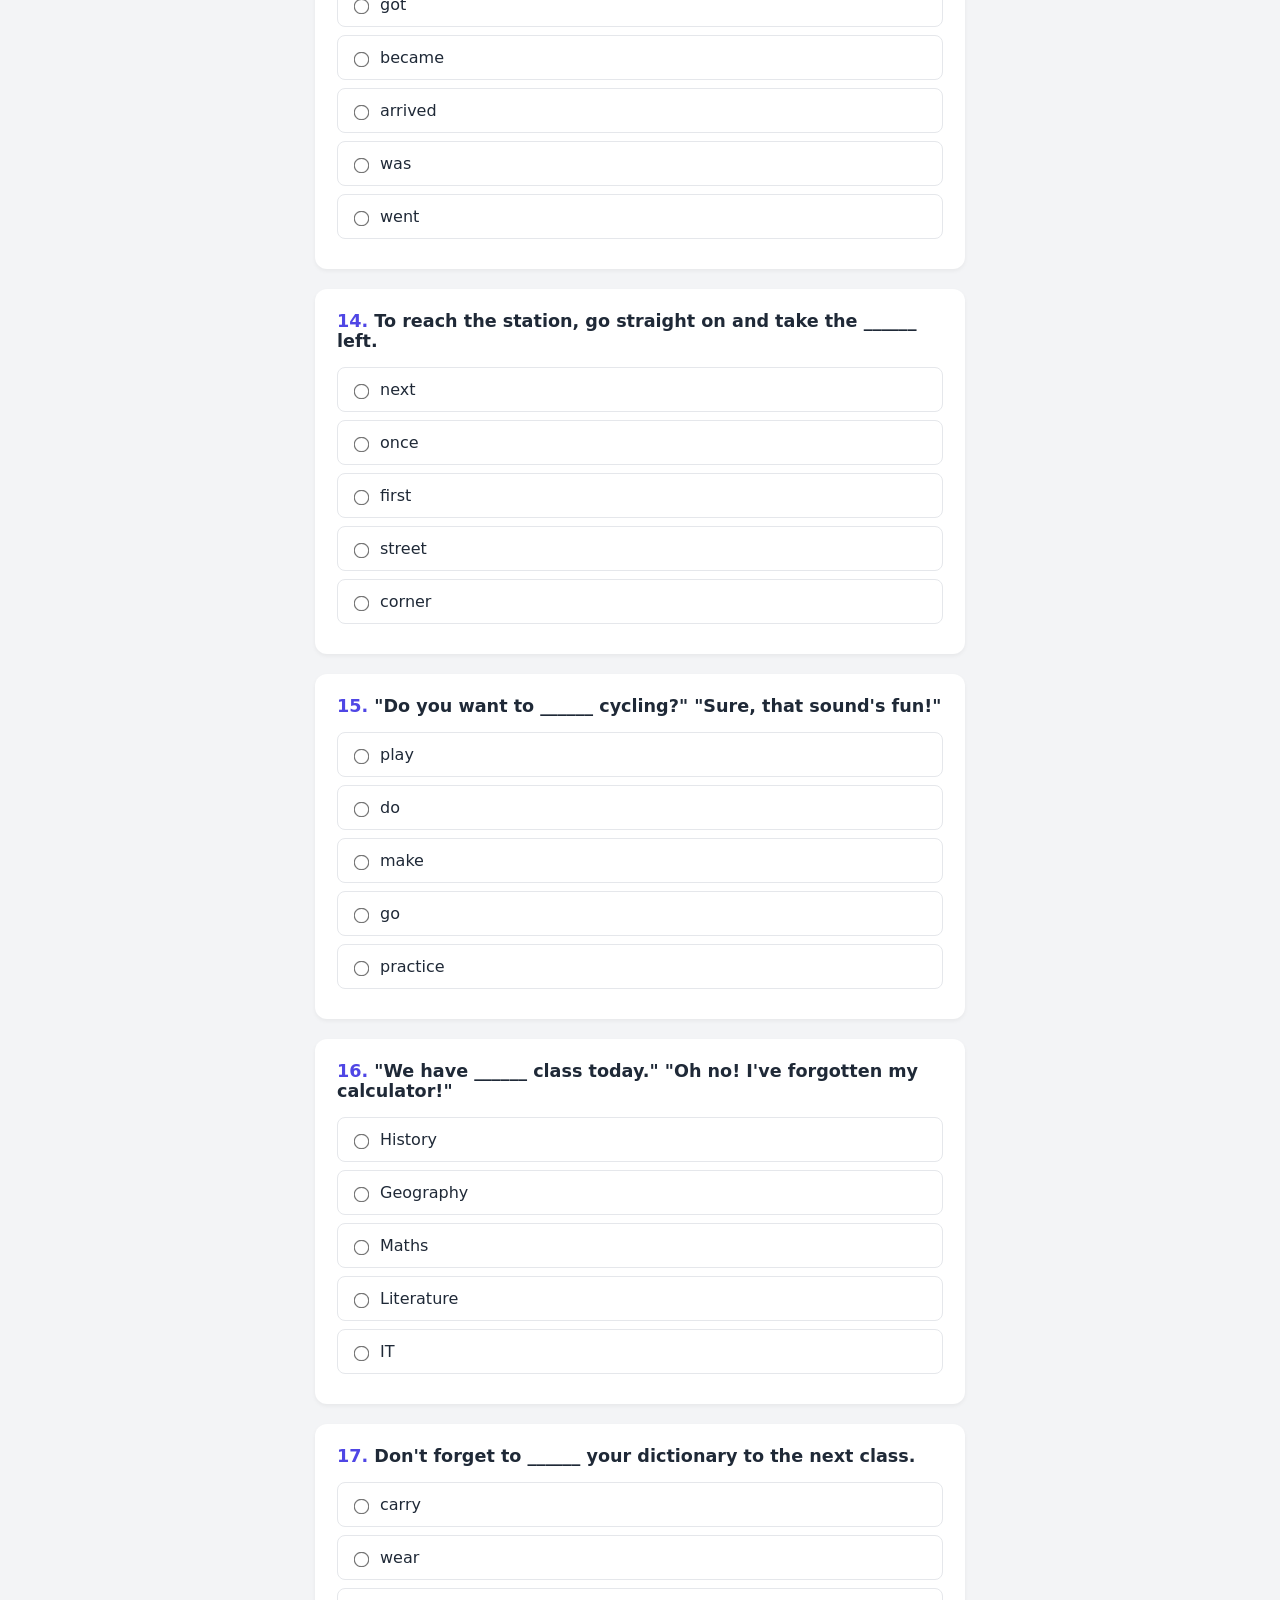
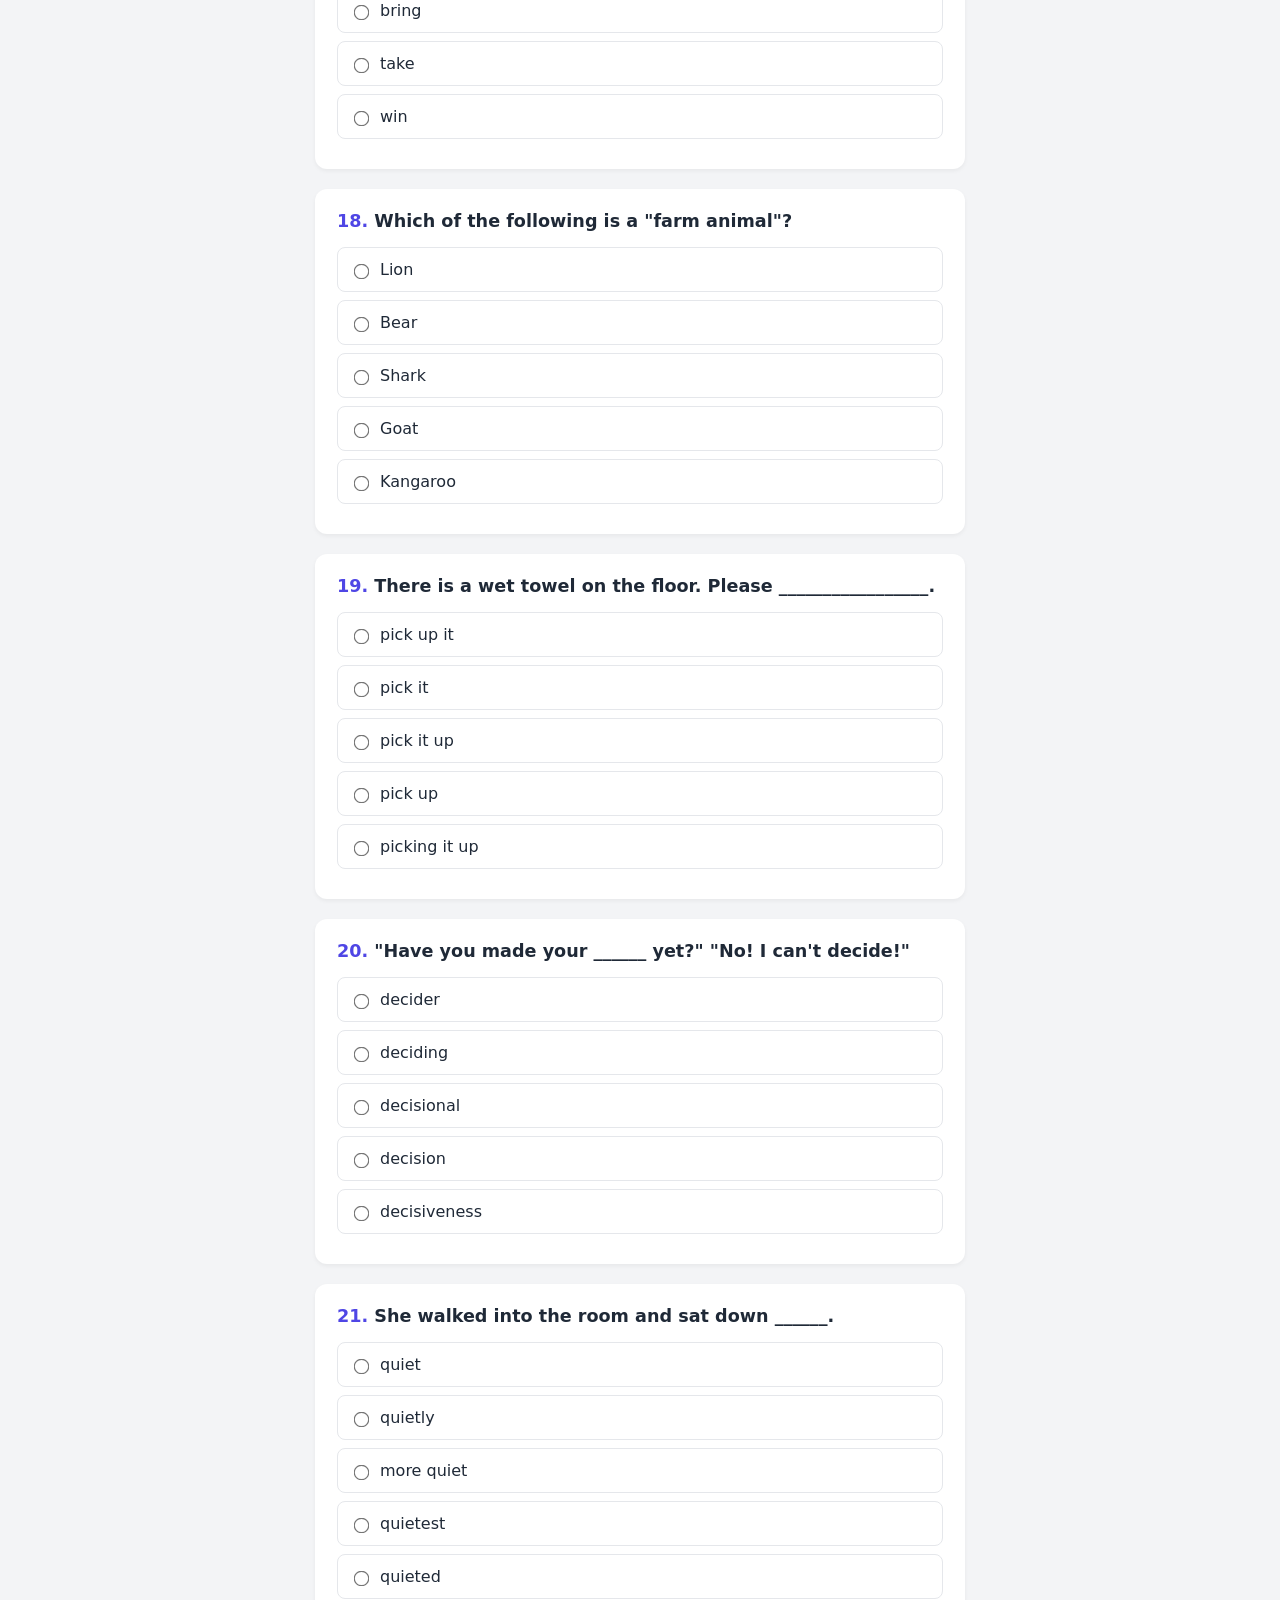
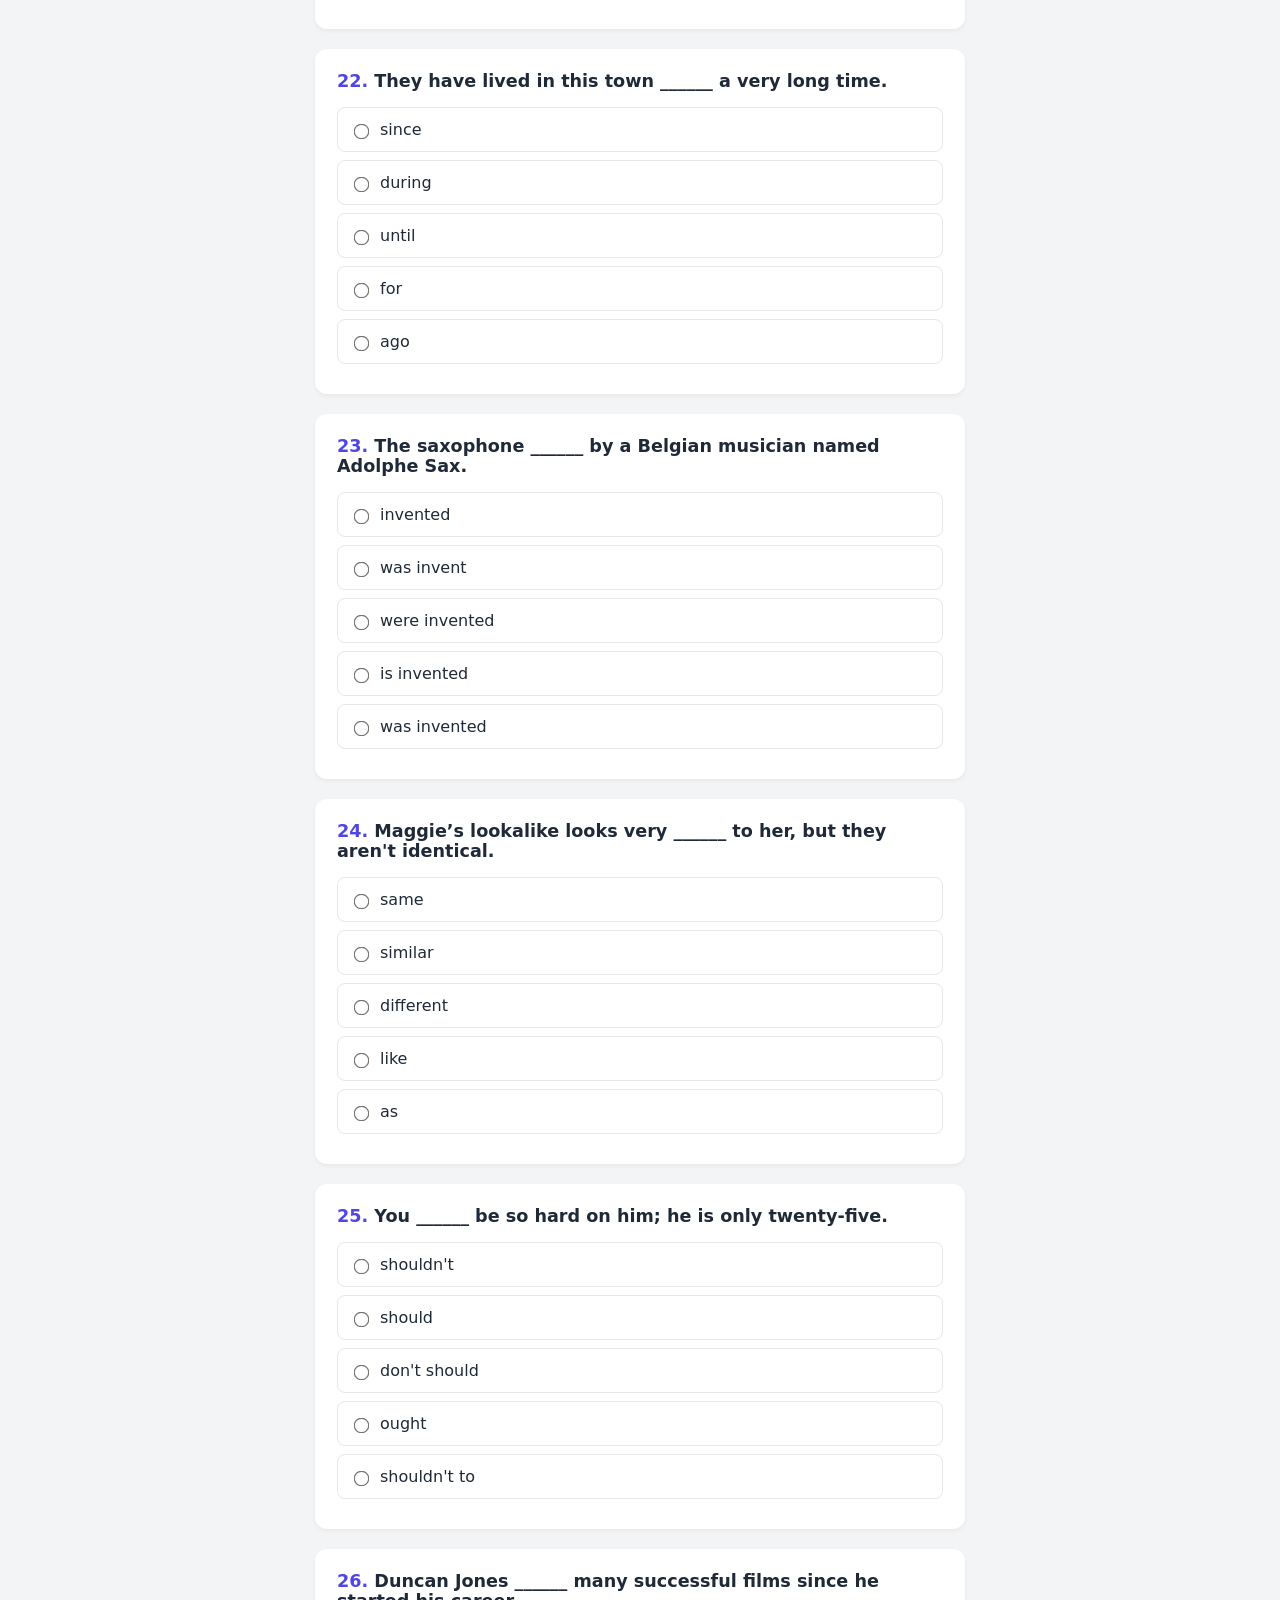
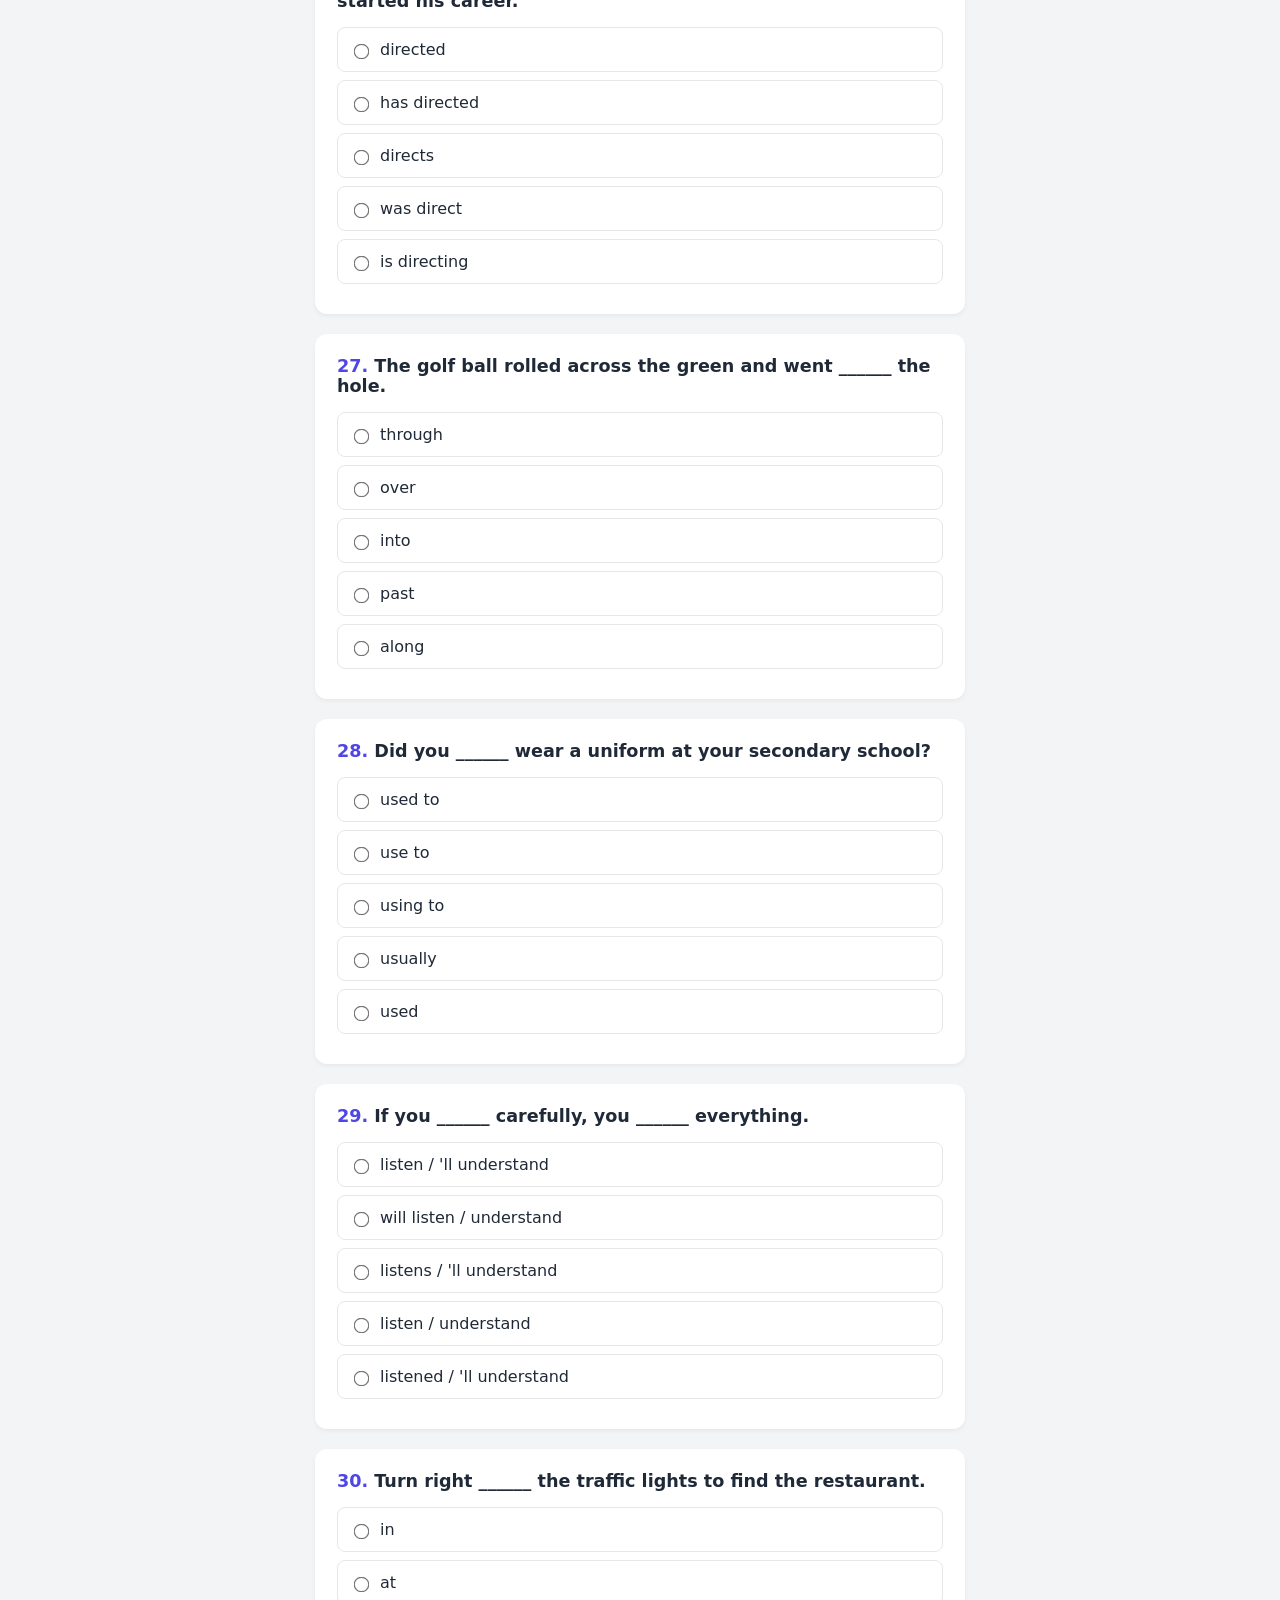
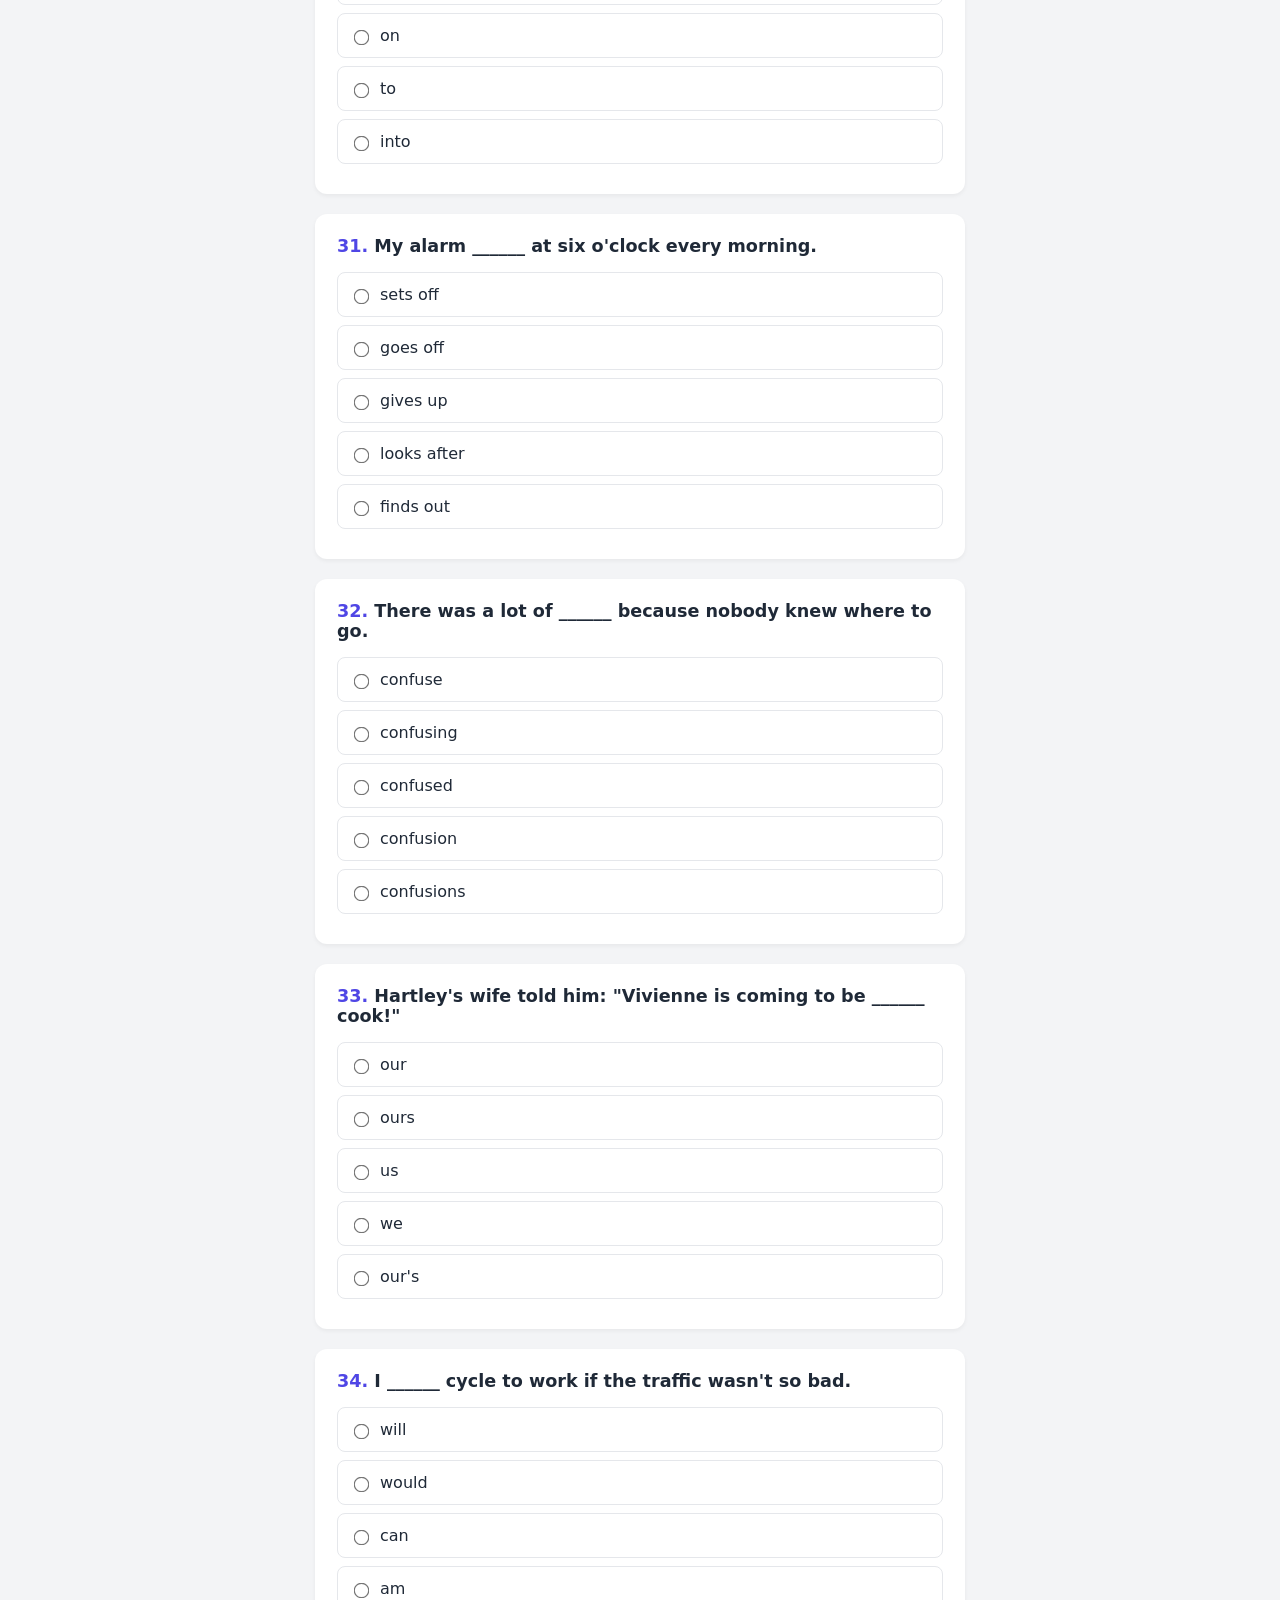
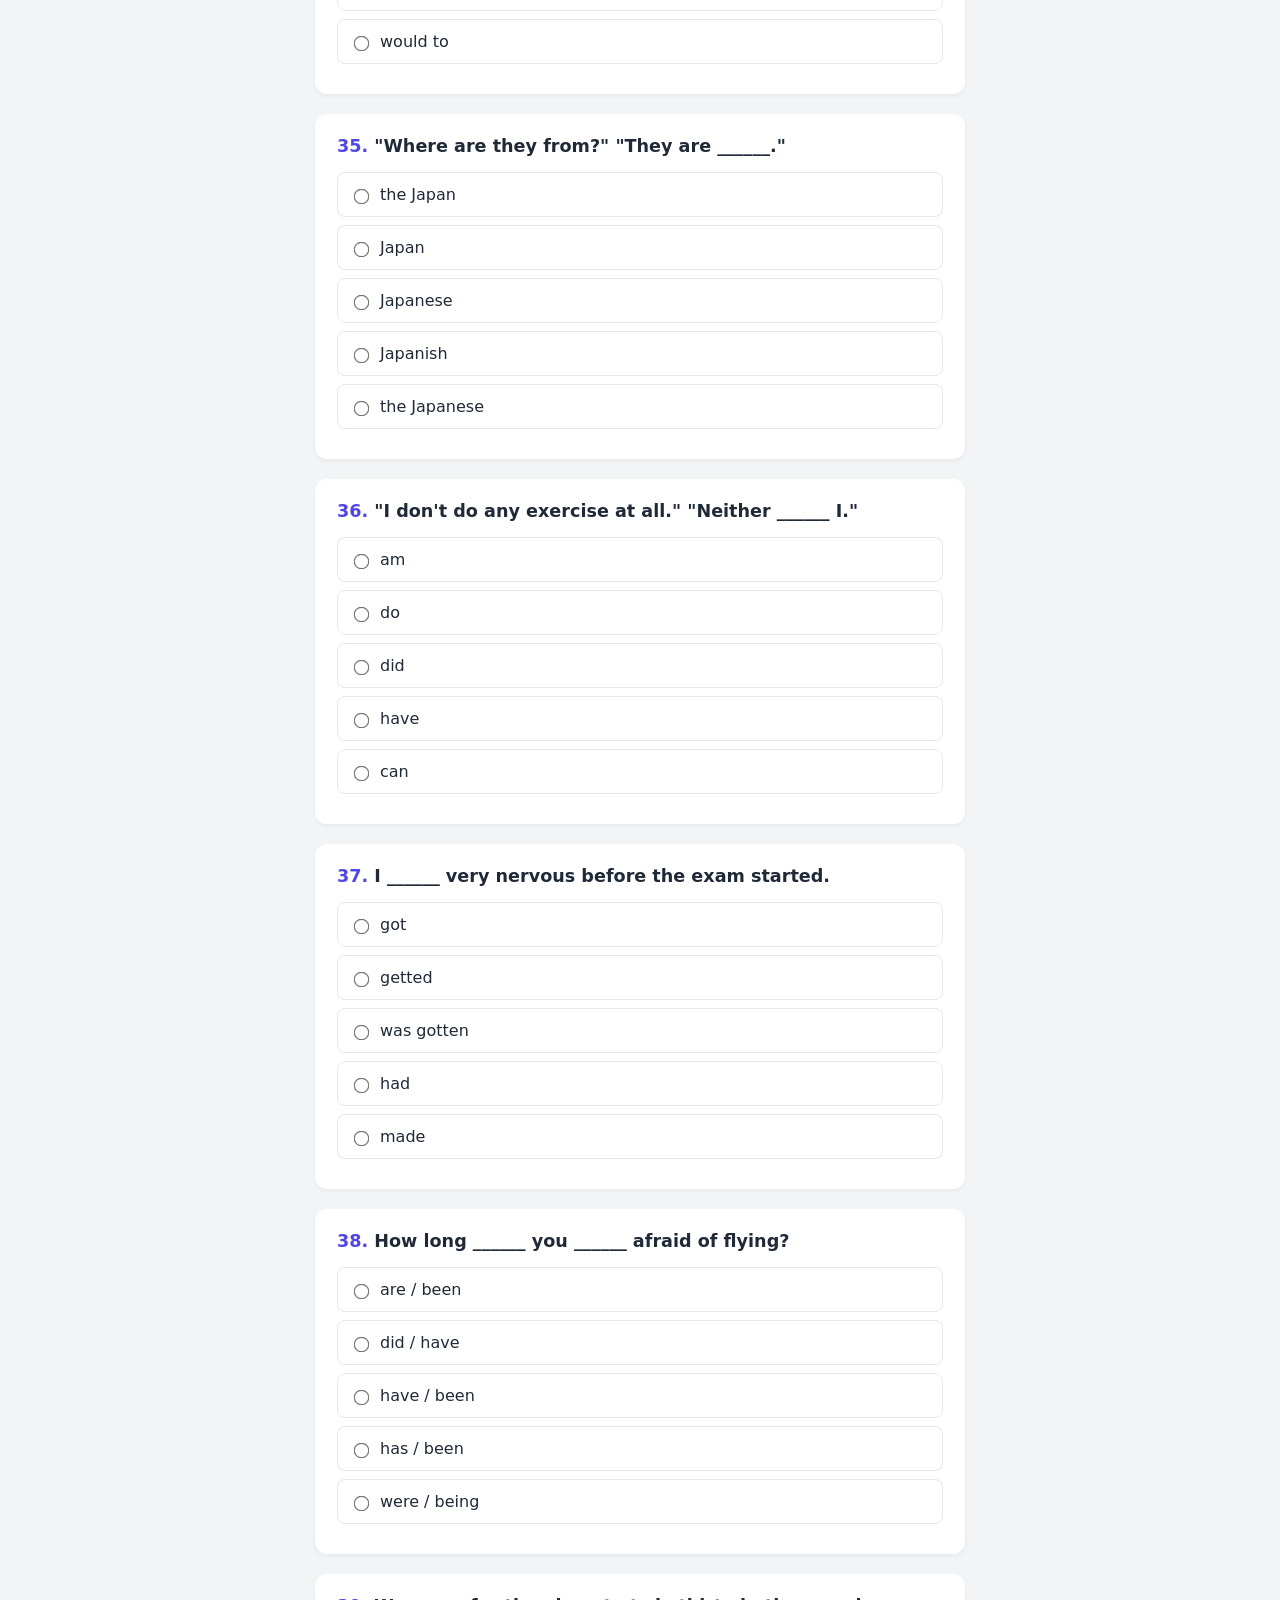
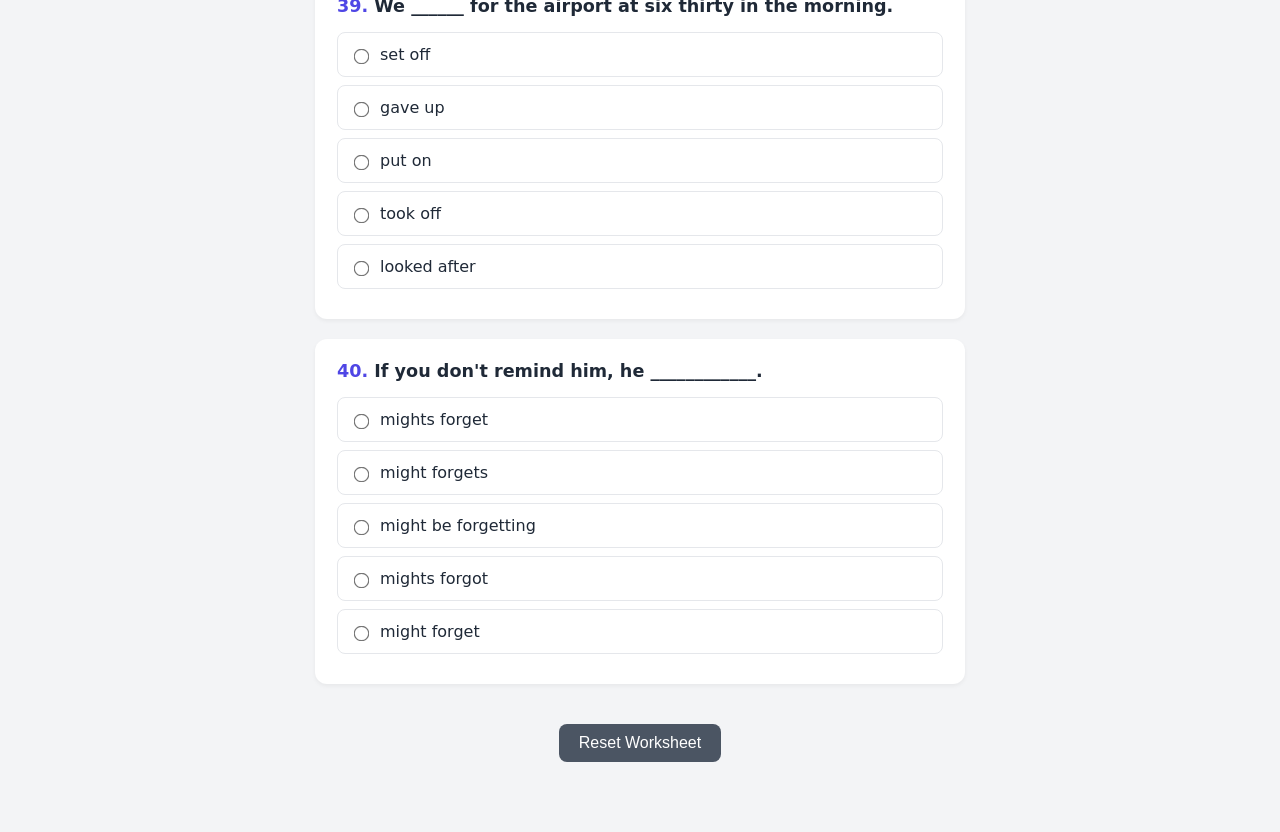
<file: examples/final-test-8-11.wsp.txt_interactive.html>
<!DOCTYPE html>
<html lang="en">
<head>
    <meta charset="UTF-8">
    <meta name="viewport" content="width=device-width, initial-scale=1.0">
    <title>İngilizce Dil Eğitimi Karma Sınavı (Units 8-11)</title>
    <style>
    :root {
        --bg-color: #f3f4f6;
        --card-bg: #ffffff;
        --primary: #4F46E5;
        --primary-hover: #4338ca;
        --success-bg: #dcfce7;
        --success-border: #16a34a;
        --error-bg: #fee2e2;
        --error-border: #dc2626;
        --text: #1f2937;
    }

    body { 
        font-family: 'Segoe UI', system-ui, sans-serif; 
        background-color: var(--bg-color);
        color: var(--text);
        margin: 0;
        padding: 20px;
        counter-reset: q-counter;
    }

    .container { max-width: 650px; margin: 0 auto; padding-bottom: 50px; }

    h1 { text-align: center; color: #111; margin-bottom: 0.5rem; }
    p.desc { text-align: center; color: #555; margin-bottom: 2rem; }

     
    .question-card {
        background: var(--card-bg);
        border-radius: 12px;
        padding: 20px;
        margin-bottom: 20px;
        box-shadow: 0 2px 4px rgba(0,0,0,0.05);
        border: 2px solid transparent;
        transition: all 0.3s ease;
    }

    .q-text { font-weight: 600; font-size: 1.1rem; margin-bottom: 1rem; }
    .q-text::before {
        counter-increment: q-counter;
        content: counter(q-counter) ". ";
        color: var(--primary);
    }

     
    label.option {
        display: flex;
        align-items: center;
        padding: 12px;
        margin: 8px 0;
        border: 1px solid #e5e7eb;
        border-radius: 8px;
        cursor: pointer;
        transition: background 0.15s;
    }
    label.option:hover { background: #f9fafb; }
    input[type="radio"] { margin-right: 12px; transform: scale(1.2); accent-color: var(--primary); }

     
    .input-group {
        display: flex;
        gap: 10px;
    }
    
    select, input[type="text"] {
        width: 100%;
        padding: 10px;
        border: 1px solid #d1d5db;
        border-radius: 6px;
        font-size: 1rem;
        box-sizing: border-box; 
    }
    
    .check-btn {
        background: var(--primary);
        color: white;
        border: none;
        padding: 0 20px;
        border-radius: 6px;
        cursor: pointer;
        font-weight: bold;
        white-space: nowrap;
    }
    .check-btn:hover { background: var(--primary-hover); }

     
    .question-card.correct { border-color: var(--success-border); background-color: var(--success-bg); }
    .question-card.incorrect { border-color: var(--error-border); background-color: var(--error-bg); }

     
    .question-card.correct label.option:has(input:checked) { 
        background-color: #86efac; border-color: var(--success-border); font-weight: bold;
    }
    .question-card.incorrect label.option:has(input:checked) { 
        background-color: #fca5a5; border-color: var(--error-border);
    }

    .feedback-msg {
        margin-top: 10px;
        font-size: 0.95rem;
        font-weight: bold;
        display: none;
    }
    .correct .feedback-msg { display: block; color: var(--success-border); }
    .incorrect .feedback-msg { display: block; color: var(--error-border); }

    .reset-container { text-align: center; margin-top: 40px; }
    .btn-reset { 
        background: #4b5563; color: white; padding: 10px 20px; 
        border: none; border-radius: 8px; cursor: pointer; font-size: 1rem;
    }
</style>
</head>
<body>

<div class="container">
    <h1>İngilizce Dil Eğitimi Karma Sınavı (Units 8-11)</h1>
    <p class="desc">Read the questions carefully and select the correct option.</p>

    <div id="quiz-container">
        
        <div class="question-card" id="card-0" data-correct="should go" data-type="multiple_choice">
            <div class="q-text">I’m very tired. What do you think I should do? ~ I think you ______ to bed early tonight.</div>

            
                <div class="options-group">
                    
                    <label class="option">
                        <input type="radio" name="q-0" value="should to go" onclick="validateCard( 0 )" />
                        <span>should to go</span>
                    </label>
                    
                    <label class="option">
                        <input type="radio" name="q-0" value="should going" onclick="validateCard( 0 )" />
                        <span>should going</span>
                    </label>
                    
                    <label class="option">
                        <input type="radio" name="q-0" value="should go" onclick="validateCard( 0 )" />
                        <span>should go</span>
                    </label>
                    
                    <label class="option">
                        <input type="radio" name="q-0" value="ought go" onclick="validateCard( 0 )" />
                        <span>ought go</span>
                    </label>
                    
                    <label class="option">
                        <input type="radio" name="q-0" value="shouldn&#39;t go" onclick="validateCard( 0 )" />
                        <span>shouldn&#39;t go</span>
                    </label>
                    
                </div>

            
            
            <div class="feedback-msg" id="feedback-0"></div>
        </div>
        
        <div class="question-card" id="card-1" data-correct="had / would get" data-type="multiple_choice">
            <div class="q-text">If we ______ a garden, we ______ a dog, but we live in a small flat.</div>

            
                <div class="options-group">
                    
                    <label class="option">
                        <input type="radio" name="q-1" value="have / would get" onclick="validateCard( 1 )" />
                        <span>have / would get</span>
                    </label>
                    
                    <label class="option">
                        <input type="radio" name="q-1" value="had / would get" onclick="validateCard( 1 )" />
                        <span>had / would get</span>
                    </label>
                    
                    <label class="option">
                        <input type="radio" name="q-1" value="had / will get" onclick="validateCard( 1 )" />
                        <span>had / will get</span>
                    </label>
                    
                    <label class="option">
                        <input type="radio" name="q-1" value="have / will get" onclick="validateCard( 1 )" />
                        <span>have / will get</span>
                    </label>
                    
                    <label class="option">
                        <input type="radio" name="q-1" value="had / would getting" onclick="validateCard( 1 )" />
                        <span>had / would getting</span>
                    </label>
                    
                </div>

            
            
            <div class="feedback-msg" id="feedback-1"></div>
        </div>
        
        <div class="question-card" id="card-2" data-correct="through" data-type="multiple_choice">
            <div class="q-text">In basketball, players score points by throwing the ball ______ a hoop.</div>

            
                <div class="options-group">
                    
                    <label class="option">
                        <input type="radio" name="q-2" value="over" onclick="validateCard( 2 )" />
                        <span>over</span>
                    </label>
                    
                    <label class="option">
                        <input type="radio" name="q-2" value="past" onclick="validateCard( 2 )" />
                        <span>past</span>
                    </label>
                    
                    <label class="option">
                        <input type="radio" name="q-2" value="along" onclick="validateCard( 2 )" />
                        <span>along</span>
                    </label>
                    
                    <label class="option">
                        <input type="radio" name="q-2" value="through" onclick="validateCard( 2 )" />
                        <span>through</span>
                    </label>
                    
                    <label class="option">
                        <input type="radio" name="q-2" value="up" onclick="validateCard( 2 )" />
                        <span>up</span>
                    </label>
                    
                </div>

            
            
            <div class="feedback-msg" id="feedback-2"></div>
        </div>
        
        <div class="question-card" id="card-3" data-correct="didn&#39;t use to" data-type="multiple_choice">
            <div class="q-text">When I was at primary school, I ______ like history, but now I love it.</div>

            
                <div class="options-group">
                    
                    <label class="option">
                        <input type="radio" name="q-3" value="used to" onclick="validateCard( 3 )" />
                        <span>used to</span>
                    </label>
                    
                    <label class="option">
                        <input type="radio" name="q-3" value="use to" onclick="validateCard( 3 )" />
                        <span>use to</span>
                    </label>
                    
                    <label class="option">
                        <input type="radio" name="q-3" value="didn&#39;t used to" onclick="validateCard( 3 )" />
                        <span>didn&#39;t used to</span>
                    </label>
                    
                    <label class="option">
                        <input type="radio" name="q-3" value="didn&#39;t use to" onclick="validateCard( 3 )" />
                        <span>didn&#39;t use to</span>
                    </label>
                    
                    <label class="option">
                        <input type="radio" name="q-3" value="wasn&#39;t used to" onclick="validateCard( 3 )" />
                        <span>wasn&#39;t used to</span>
                    </label>
                    
                </div>

            
            
            <div class="feedback-msg" id="feedback-3"></div>
        </div>
        
        <div class="question-card" id="card-4" data-correct="miss / will be" data-type="multiple_choice">
            <div class="q-text">If I ______ the bus, I ______ late for the meeting.</div>

            
                <div class="options-group">
                    
                    <label class="option">
                        <input type="radio" name="q-4" value="miss / will be" onclick="validateCard( 4 )" />
                        <span>miss / will be</span>
                    </label>
                    
                    <label class="option">
                        <input type="radio" name="q-4" value="will miss / am" onclick="validateCard( 4 )" />
                        <span>will miss / am</span>
                    </label>
                    
                    <label class="option">
                        <input type="radio" name="q-4" value="miss / would be" onclick="validateCard( 4 )" />
                        <span>miss / would be</span>
                    </label>
                    
                    <label class="option">
                        <input type="radio" name="q-4" value="misses / will be" onclick="validateCard( 4 )" />
                        <span>misses / will be</span>
                    </label>
                    
                    <label class="option">
                        <input type="radio" name="q-4" value="missed / will be" onclick="validateCard( 4 )" />
                        <span>missed / will be</span>
                    </label>
                    
                </div>

            
            
            <div class="feedback-msg" id="feedback-4"></div>
        </div>
        
        <div class="question-card" id="card-5" data-correct="since" data-type="multiple_choice">
            <div class="q-text">Julia has suffered from a phobia of spiders ______ she was twelve years old.</div>

            
                <div class="options-group">
                    
                    <label class="option">
                        <input type="radio" name="q-5" value="for" onclick="validateCard( 5 )" />
                        <span>for</span>
                    </label>
                    
                    <label class="option">
                        <input type="radio" name="q-5" value="during" onclick="validateCard( 5 )" />
                        <span>during</span>
                    </label>
                    
                    <label class="option">
                        <input type="radio" name="q-5" value="since" onclick="validateCard( 5 )" />
                        <span>since</span>
                    </label>
                    
                    <label class="option">
                        <input type="radio" name="q-5" value="ago" onclick="validateCard( 5 )" />
                        <span>ago</span>
                    </label>
                    
                    <label class="option">
                        <input type="radio" name="q-5" value="before" onclick="validateCard( 5 )" />
                        <span>before</span>
                    </label>
                    
                </div>

            
            
            <div class="feedback-msg" id="feedback-5"></div>
        </div>
        
        <div class="question-card" id="card-6" data-correct="find out" data-type="multiple_choice">
            <div class="q-text">I need to ______ about hotels in Madrid for my next holiday.</div>

            
                <div class="options-group">
                    
                    <label class="option">
                        <input type="radio" name="q-6" value="look up" onclick="validateCard( 6 )" />
                        <span>look up</span>
                    </label>
                    
                    <label class="option">
                        <input type="radio" name="q-6" value="find out" onclick="validateCard( 6 )" />
                        <span>find out</span>
                    </label>
                    
                    <label class="option">
                        <input type="radio" name="q-6" value="set off" onclick="validateCard( 6 )" />
                        <span>set off</span>
                    </label>
                    
                    <label class="option">
                        <input type="radio" name="q-6" value="give up" onclick="validateCard( 6 )" />
                        <span>give up</span>
                    </label>
                    
                    <label class="option">
                        <input type="radio" name="q-6" value="turn down" onclick="validateCard( 6 )" />
                        <span>turn down</span>
                    </label>
                    
                </div>

            
            
            <div class="feedback-msg" id="feedback-6"></div>
        </div>
        
        <div class="question-card" id="card-7" data-correct="might go" data-type="multiple_choice">
            <div class="q-text">I’m not sure about my plans. I ______ to the cinema tonight, or I might stay home.</div>

            
                <div class="options-group">
                    
                    <label class="option">
                        <input type="radio" name="q-7" value="must go" onclick="validateCard( 7 )" />
                        <span>must go</span>
                    </label>
                    
                    <label class="option">
                        <input type="radio" name="q-7" value="will go" onclick="validateCard( 7 )" />
                        <span>will go</span>
                    </label>
                    
                    <label class="option">
                        <input type="radio" name="q-7" value="might go" onclick="validateCard( 7 )" />
                        <span>might go</span>
                    </label>
                    
                    <label class="option">
                        <input type="radio" name="q-7" value="might to go" onclick="validateCard( 7 )" />
                        <span>might to go</span>
                    </label>
                    
                    <label class="option">
                        <input type="radio" name="q-7" value="going" onclick="validateCard( 7 )" />
                        <span>going</span>
                    </label>
                    
                </div>

            
            
            <div class="feedback-msg" id="feedback-7"></div>
        </div>
        
        <div class="question-card" id="card-8" data-correct="mine" data-type="multiple_choice">
            <div class="q-text">&#34;Is this your book?&#34; &#34;No, it&#39;s not ______; it&#39;s hers.&#34;</div>

            
                <div class="options-group">
                    
                    <label class="option">
                        <input type="radio" name="q-8" value="my" onclick="validateCard( 8 )" />
                        <span>my</span>
                    </label>
                    
                    <label class="option">
                        <input type="radio" name="q-8" value="mine" onclick="validateCard( 8 )" />
                        <span>mine</span>
                    </label>
                    
                    <label class="option">
                        <input type="radio" name="q-8" value="the mine" onclick="validateCard( 8 )" />
                        <span>the mine</span>
                    </label>
                    
                    <label class="option">
                        <input type="radio" name="q-8" value="me" onclick="validateCard( 8 )" />
                        <span>me</span>
                    </label>
                    
                    <label class="option">
                        <input type="radio" name="q-8" value="mines" onclick="validateCard( 8 )" />
                        <span>mines</span>
                    </label>
                    
                </div>

            
            
            <div class="feedback-msg" id="feedback-8"></div>
        </div>
        
        <div class="question-card" id="card-9" data-correct="starred" data-type="multiple_choice">
            <div class="q-text">Janet Leigh ______ in the film Psycho in 1960.</div>

            
                <div class="options-group">
                    
                    <label class="option">
                        <input type="radio" name="q-9" value="starred" onclick="validateCard( 9 )" />
                        <span>starred</span>
                    </label>
                    
                    <label class="option">
                        <input type="radio" name="q-9" value="has starred" onclick="validateCard( 9 )" />
                        <span>has starred</span>
                    </label>
                    
                    <label class="option">
                        <input type="radio" name="q-9" value="was star" onclick="validateCard( 9 )" />
                        <span>was star</span>
                    </label>
                    
                    <label class="option">
                        <input type="radio" name="q-9" value="stars" onclick="validateCard( 9 )" />
                        <span>stars</span>
                    </label>
                    
                    <label class="option">
                        <input type="radio" name="q-9" value="is starring" onclick="validateCard( 9 )" />
                        <span>is starring</span>
                    </label>
                    
                </div>

            
            
            <div class="feedback-msg" id="feedback-9"></div>
        </div>
        
        <div class="question-card" id="card-10" data-correct="are produced" data-type="multiple_choice">
            <div class="q-text">Millions of Lego pieces ______ in this factory every year.</div>

            
                <div class="options-group">
                    
                    <label class="option">
                        <input type="radio" name="q-10" value="produced" onclick="validateCard( 10 )" />
                        <span>produced</span>
                    </label>
                    
                    <label class="option">
                        <input type="radio" name="q-10" value="were produced" onclick="validateCard( 10 )" />
                        <span>were produced</span>
                    </label>
                    
                    <label class="option">
                        <input type="radio" name="q-10" value="are produce" onclick="validateCard( 10 )" />
                        <span>are produce</span>
                    </label>
                    
                    <label class="option">
                        <input type="radio" name="q-10" value="is produced" onclick="validateCard( 10 )" />
                        <span>is produced</span>
                    </label>
                    
                    <label class="option">
                        <input type="radio" name="q-10" value="are produced" onclick="validateCard( 10 )" />
                        <span>are produced</span>
                    </label>
                    
                </div>

            
            
            <div class="feedback-msg" id="feedback-10"></div>
        </div>
        
        <div class="question-card" id="card-11" data-correct="So" data-type="multiple_choice">
            <div class="q-text">&#34;I love watching tennis.&#34; &#34;______ do I.&#34;</div>

            
                <div class="options-group">
                    
                    <label class="option">
                        <input type="radio" name="q-11" value="So" onclick="validateCard( 11 )" />
                        <span>So</span>
                    </label>
                    
                    <label class="option">
                        <input type="radio" name="q-11" value="Neither" onclick="validateCard( 11 )" />
                        <span>Neither</span>
                    </label>
                    
                    <label class="option">
                        <input type="radio" name="q-11" value="Too" onclick="validateCard( 11 )" />
                        <span>Too</span>
                    </label>
                    
                    <label class="option">
                        <input type="radio" name="q-11" value="Also" onclick="validateCard( 11 )" />
                        <span>Also</span>
                    </label>
                    
                    <label class="option">
                        <input type="radio" name="q-11" value="Either" onclick="validateCard( 11 )" />
                        <span>Either</span>
                    </label>
                    
                </div>

            
            
            <div class="feedback-msg" id="feedback-11"></div>
        </div>
        
        <div class="question-card" id="card-12" data-correct="got" data-type="multiple_choice">
            <div class="q-text">I ______ lost on my way to the interview yesterday because I didn&#39;t have a map.</div>

            
                <div class="options-group">
                    
                    <label class="option">
                        <input type="radio" name="q-12" value="got" onclick="validateCard( 12 )" />
                        <span>got</span>
                    </label>
                    
                    <label class="option">
                        <input type="radio" name="q-12" value="became" onclick="validateCard( 12 )" />
                        <span>became</span>
                    </label>
                    
                    <label class="option">
                        <input type="radio" name="q-12" value="arrived" onclick="validateCard( 12 )" />
                        <span>arrived</span>
                    </label>
                    
                    <label class="option">
                        <input type="radio" name="q-12" value="was" onclick="validateCard( 12 )" />
                        <span>was</span>
                    </label>
                    
                    <label class="option">
                        <input type="radio" name="q-12" value="went" onclick="validateCard( 12 )" />
                        <span>went</span>
                    </label>
                    
                </div>

            
            
            <div class="feedback-msg" id="feedback-12"></div>
        </div>
        
        <div class="question-card" id="card-13" data-correct="first" data-type="multiple_choice">
            <div class="q-text">To reach the station, go straight on and take the ______ left.</div>

            
                <div class="options-group">
                    
                    <label class="option">
                        <input type="radio" name="q-13" value="next" onclick="validateCard( 13 )" />
                        <span>next</span>
                    </label>
                    
                    <label class="option">
                        <input type="radio" name="q-13" value="once" onclick="validateCard( 13 )" />
                        <span>once</span>
                    </label>
                    
                    <label class="option">
                        <input type="radio" name="q-13" value="first" onclick="validateCard( 13 )" />
                        <span>first</span>
                    </label>
                    
                    <label class="option">
                        <input type="radio" name="q-13" value="street" onclick="validateCard( 13 )" />
                        <span>street</span>
                    </label>
                    
                    <label class="option">
                        <input type="radio" name="q-13" value="corner" onclick="validateCard( 13 )" />
                        <span>corner</span>
                    </label>
                    
                </div>

            
            
            <div class="feedback-msg" id="feedback-13"></div>
        </div>
        
        <div class="question-card" id="card-14" data-correct="go" data-type="multiple_choice">
            <div class="q-text">&#34;Do you want to ______ cycling?&#34; &#34;Sure, that sound&#39;s fun!&#34;</div>

            
                <div class="options-group">
                    
                    <label class="option">
                        <input type="radio" name="q-14" value="play" onclick="validateCard( 14 )" />
                        <span>play</span>
                    </label>
                    
                    <label class="option">
                        <input type="radio" name="q-14" value="do" onclick="validateCard( 14 )" />
                        <span>do</span>
                    </label>
                    
                    <label class="option">
                        <input type="radio" name="q-14" value="make" onclick="validateCard( 14 )" />
                        <span>make</span>
                    </label>
                    
                    <label class="option">
                        <input type="radio" name="q-14" value="go" onclick="validateCard( 14 )" />
                        <span>go</span>
                    </label>
                    
                    <label class="option">
                        <input type="radio" name="q-14" value="practice" onclick="validateCard( 14 )" />
                        <span>practice</span>
                    </label>
                    
                </div>

            
            
            <div class="feedback-msg" id="feedback-14"></div>
        </div>
        
        <div class="question-card" id="card-15" data-correct="Maths" data-type="multiple_choice">
            <div class="q-text">&#34;We have ______ class today.&#34; &#34;Oh no! I&#39;ve forgotten my calculator!&#34;</div>

            
                <div class="options-group">
                    
                    <label class="option">
                        <input type="radio" name="q-15" value="History" onclick="validateCard( 15 )" />
                        <span>History</span>
                    </label>
                    
                    <label class="option">
                        <input type="radio" name="q-15" value="Geography" onclick="validateCard( 15 )" />
                        <span>Geography</span>
                    </label>
                    
                    <label class="option">
                        <input type="radio" name="q-15" value="Maths" onclick="validateCard( 15 )" />
                        <span>Maths</span>
                    </label>
                    
                    <label class="option">
                        <input type="radio" name="q-15" value="Literature" onclick="validateCard( 15 )" />
                        <span>Literature</span>
                    </label>
                    
                    <label class="option">
                        <input type="radio" name="q-15" value="IT" onclick="validateCard( 15 )" />
                        <span>IT</span>
                    </label>
                    
                </div>

            
            
            <div class="feedback-msg" id="feedback-15"></div>
        </div>
        
        <div class="question-card" id="card-16" data-correct="bring" data-type="multiple_choice">
            <div class="q-text">Don&#39;t forget to ______ your dictionary to the next class.</div>

            
                <div class="options-group">
                    
                    <label class="option">
                        <input type="radio" name="q-16" value="carry" onclick="validateCard( 16 )" />
                        <span>carry</span>
                    </label>
                    
                    <label class="option">
                        <input type="radio" name="q-16" value="wear" onclick="validateCard( 16 )" />
                        <span>wear</span>
                    </label>
                    
                    <label class="option">
                        <input type="radio" name="q-16" value="bring" onclick="validateCard( 16 )" />
                        <span>bring</span>
                    </label>
                    
                    <label class="option">
                        <input type="radio" name="q-16" value="take" onclick="validateCard( 16 )" />
                        <span>take</span>
                    </label>
                    
                    <label class="option">
                        <input type="radio" name="q-16" value="win" onclick="validateCard( 16 )" />
                        <span>win</span>
                    </label>
                    
                </div>

            
            
            <div class="feedback-msg" id="feedback-16"></div>
        </div>
        
        <div class="question-card" id="card-17" data-correct="Goat" data-type="multiple_choice">
            <div class="q-text">Which of the following is a &#34;farm animal&#34;?</div>

            
                <div class="options-group">
                    
                    <label class="option">
                        <input type="radio" name="q-17" value="Lion" onclick="validateCard( 17 )" />
                        <span>Lion</span>
                    </label>
                    
                    <label class="option">
                        <input type="radio" name="q-17" value="Bear" onclick="validateCard( 17 )" />
                        <span>Bear</span>
                    </label>
                    
                    <label class="option">
                        <input type="radio" name="q-17" value="Shark" onclick="validateCard( 17 )" />
                        <span>Shark</span>
                    </label>
                    
                    <label class="option">
                        <input type="radio" name="q-17" value="Goat" onclick="validateCard( 17 )" />
                        <span>Goat</span>
                    </label>
                    
                    <label class="option">
                        <input type="radio" name="q-17" value="Kangaroo" onclick="validateCard( 17 )" />
                        <span>Kangaroo</span>
                    </label>
                    
                </div>

            
            
            <div class="feedback-msg" id="feedback-17"></div>
        </div>
        
        <div class="question-card" id="card-18" data-correct="pick it up" data-type="multiple_choice">
            <div class="q-text">There is a wet towel on the floor. Please _________________.</div>

            
                <div class="options-group">
                    
                    <label class="option">
                        <input type="radio" name="q-18" value="pick up it" onclick="validateCard( 18 )" />
                        <span>pick up it</span>
                    </label>
                    
                    <label class="option">
                        <input type="radio" name="q-18" value="pick it" onclick="validateCard( 18 )" />
                        <span>pick it</span>
                    </label>
                    
                    <label class="option">
                        <input type="radio" name="q-18" value="pick it up" onclick="validateCard( 18 )" />
                        <span>pick it up</span>
                    </label>
                    
                    <label class="option">
                        <input type="radio" name="q-18" value="pick up" onclick="validateCard( 18 )" />
                        <span>pick up</span>
                    </label>
                    
                    <label class="option">
                        <input type="radio" name="q-18" value="picking it up" onclick="validateCard( 18 )" />
                        <span>picking it up</span>
                    </label>
                    
                </div>

            
            
            <div class="feedback-msg" id="feedback-18"></div>
        </div>
        
        <div class="question-card" id="card-19" data-correct="decision" data-type="multiple_choice">
            <div class="q-text">&#34;Have you made your ______ yet?&#34; &#34;No! I can&#39;t decide!&#34;</div>

            
                <div class="options-group">
                    
                    <label class="option">
                        <input type="radio" name="q-19" value="decider" onclick="validateCard( 19 )" />
                        <span>decider</span>
                    </label>
                    
                    <label class="option">
                        <input type="radio" name="q-19" value="deciding" onclick="validateCard( 19 )" />
                        <span>deciding</span>
                    </label>
                    
                    <label class="option">
                        <input type="radio" name="q-19" value="decisional" onclick="validateCard( 19 )" />
                        <span>decisional</span>
                    </label>
                    
                    <label class="option">
                        <input type="radio" name="q-19" value="decision" onclick="validateCard( 19 )" />
                        <span>decision</span>
                    </label>
                    
                    <label class="option">
                        <input type="radio" name="q-19" value="decisiveness" onclick="validateCard( 19 )" />
                        <span>decisiveness</span>
                    </label>
                    
                </div>

            
            
            <div class="feedback-msg" id="feedback-19"></div>
        </div>
        
        <div class="question-card" id="card-20" data-correct="quietly" data-type="multiple_choice">
            <div class="q-text">She walked into the room and sat down ______.</div>

            
                <div class="options-group">
                    
                    <label class="option">
                        <input type="radio" name="q-20" value="quiet" onclick="validateCard( 20 )" />
                        <span>quiet</span>
                    </label>
                    
                    <label class="option">
                        <input type="radio" name="q-20" value="quietly" onclick="validateCard( 20 )" />
                        <span>quietly</span>
                    </label>
                    
                    <label class="option">
                        <input type="radio" name="q-20" value="more quiet" onclick="validateCard( 20 )" />
                        <span>more quiet</span>
                    </label>
                    
                    <label class="option">
                        <input type="radio" name="q-20" value="quietest" onclick="validateCard( 20 )" />
                        <span>quietest</span>
                    </label>
                    
                    <label class="option">
                        <input type="radio" name="q-20" value="quieted" onclick="validateCard( 20 )" />
                        <span>quieted</span>
                    </label>
                    
                </div>

            
            
            <div class="feedback-msg" id="feedback-20"></div>
        </div>
        
        <div class="question-card" id="card-21" data-correct="for" data-type="multiple_choice">
            <div class="q-text">They have lived in this town ______ a very long time.</div>

            
                <div class="options-group">
                    
                    <label class="option">
                        <input type="radio" name="q-21" value="since" onclick="validateCard( 21 )" />
                        <span>since</span>
                    </label>
                    
                    <label class="option">
                        <input type="radio" name="q-21" value="during" onclick="validateCard( 21 )" />
                        <span>during</span>
                    </label>
                    
                    <label class="option">
                        <input type="radio" name="q-21" value="until" onclick="validateCard( 21 )" />
                        <span>until</span>
                    </label>
                    
                    <label class="option">
                        <input type="radio" name="q-21" value="for" onclick="validateCard( 21 )" />
                        <span>for</span>
                    </label>
                    
                    <label class="option">
                        <input type="radio" name="q-21" value="ago" onclick="validateCard( 21 )" />
                        <span>ago</span>
                    </label>
                    
                </div>

            
            
            <div class="feedback-msg" id="feedback-21"></div>
        </div>
        
        <div class="question-card" id="card-22" data-correct="was invented" data-type="multiple_choice">
            <div class="q-text">The saxophone ______ by a Belgian musician named Adolphe Sax.</div>

            
                <div class="options-group">
                    
                    <label class="option">
                        <input type="radio" name="q-22" value="invented" onclick="validateCard( 22 )" />
                        <span>invented</span>
                    </label>
                    
                    <label class="option">
                        <input type="radio" name="q-22" value="was invent" onclick="validateCard( 22 )" />
                        <span>was invent</span>
                    </label>
                    
                    <label class="option">
                        <input type="radio" name="q-22" value="were invented" onclick="validateCard( 22 )" />
                        <span>were invented</span>
                    </label>
                    
                    <label class="option">
                        <input type="radio" name="q-22" value="is invented" onclick="validateCard( 22 )" />
                        <span>is invented</span>
                    </label>
                    
                    <label class="option">
                        <input type="radio" name="q-22" value="was invented" onclick="validateCard( 22 )" />
                        <span>was invented</span>
                    </label>
                    
                </div>

            
            
            <div class="feedback-msg" id="feedback-22"></div>
        </div>
        
        <div class="question-card" id="card-23" data-correct="similar" data-type="multiple_choice">
            <div class="q-text">Maggie’s lookalike looks very ______ to her, but they aren&#39;t identical.</div>

            
                <div class="options-group">
                    
                    <label class="option">
                        <input type="radio" name="q-23" value="same" onclick="validateCard( 23 )" />
                        <span>same</span>
                    </label>
                    
                    <label class="option">
                        <input type="radio" name="q-23" value="similar" onclick="validateCard( 23 )" />
                        <span>similar</span>
                    </label>
                    
                    <label class="option">
                        <input type="radio" name="q-23" value="different" onclick="validateCard( 23 )" />
                        <span>different</span>
                    </label>
                    
                    <label class="option">
                        <input type="radio" name="q-23" value="like" onclick="validateCard( 23 )" />
                        <span>like</span>
                    </label>
                    
                    <label class="option">
                        <input type="radio" name="q-23" value="as" onclick="validateCard( 23 )" />
                        <span>as</span>
                    </label>
                    
                </div>

            
            
            <div class="feedback-msg" id="feedback-23"></div>
        </div>
        
        <div class="question-card" id="card-24" data-correct="shouldn&#39;t" data-type="multiple_choice">
            <div class="q-text">You ______ be so hard on him; he is only twenty-five.</div>

            
                <div class="options-group">
                    
                    <label class="option">
                        <input type="radio" name="q-24" value="shouldn&#39;t" onclick="validateCard( 24 )" />
                        <span>shouldn&#39;t</span>
                    </label>
                    
                    <label class="option">
                        <input type="radio" name="q-24" value="should" onclick="validateCard( 24 )" />
                        <span>should</span>
                    </label>
                    
                    <label class="option">
                        <input type="radio" name="q-24" value="don&#39;t should" onclick="validateCard( 24 )" />
                        <span>don&#39;t should</span>
                    </label>
                    
                    <label class="option">
                        <input type="radio" name="q-24" value="ought" onclick="validateCard( 24 )" />
                        <span>ought</span>
                    </label>
                    
                    <label class="option">
                        <input type="radio" name="q-24" value="shouldn&#39;t to" onclick="validateCard( 24 )" />
                        <span>shouldn&#39;t to</span>
                    </label>
                    
                </div>

            
            
            <div class="feedback-msg" id="feedback-24"></div>
        </div>
        
        <div class="question-card" id="card-25" data-correct="has directed" data-type="multiple_choice">
            <div class="q-text">Duncan Jones ______ many successful films since he started his career.</div>

            
                <div class="options-group">
                    
                    <label class="option">
                        <input type="radio" name="q-25" value="directed" onclick="validateCard( 25 )" />
                        <span>directed</span>
                    </label>
                    
                    <label class="option">
                        <input type="radio" name="q-25" value="has directed" onclick="validateCard( 25 )" />
                        <span>has directed</span>
                    </label>
                    
                    <label class="option">
                        <input type="radio" name="q-25" value="directs" onclick="validateCard( 25 )" />
                        <span>directs</span>
                    </label>
                    
                    <label class="option">
                        <input type="radio" name="q-25" value="was direct" onclick="validateCard( 25 )" />
                        <span>was direct</span>
                    </label>
                    
                    <label class="option">
                        <input type="radio" name="q-25" value="is directing" onclick="validateCard( 25 )" />
                        <span>is directing</span>
                    </label>
                    
                </div>

            
            
            <div class="feedback-msg" id="feedback-25"></div>
        </div>
        
        <div class="question-card" id="card-26" data-correct="into" data-type="multiple_choice">
            <div class="q-text">The golf ball rolled across the green and went ______ the hole.</div>

            
                <div class="options-group">
                    
                    <label class="option">
                        <input type="radio" name="q-26" value="through" onclick="validateCard( 26 )" />
                        <span>through</span>
                    </label>
                    
                    <label class="option">
                        <input type="radio" name="q-26" value="over" onclick="validateCard( 26 )" />
                        <span>over</span>
                    </label>
                    
                    <label class="option">
                        <input type="radio" name="q-26" value="into" onclick="validateCard( 26 )" />
                        <span>into</span>
                    </label>
                    
                    <label class="option">
                        <input type="radio" name="q-26" value="past" onclick="validateCard( 26 )" />
                        <span>past</span>
                    </label>
                    
                    <label class="option">
                        <input type="radio" name="q-26" value="along" onclick="validateCard( 26 )" />
                        <span>along</span>
                    </label>
                    
                </div>

            
            
            <div class="feedback-msg" id="feedback-26"></div>
        </div>
        
        <div class="question-card" id="card-27" data-correct="use to" data-type="multiple_choice">
            <div class="q-text">Did you ______ wear a uniform at your secondary school?</div>

            
                <div class="options-group">
                    
                    <label class="option">
                        <input type="radio" name="q-27" value="used to" onclick="validateCard( 27 )" />
                        <span>used to</span>
                    </label>
                    
                    <label class="option">
                        <input type="radio" name="q-27" value="use to" onclick="validateCard( 27 )" />
                        <span>use to</span>
                    </label>
                    
                    <label class="option">
                        <input type="radio" name="q-27" value="using to" onclick="validateCard( 27 )" />
                        <span>using to</span>
                    </label>
                    
                    <label class="option">
                        <input type="radio" name="q-27" value="usually" onclick="validateCard( 27 )" />
                        <span>usually</span>
                    </label>
                    
                    <label class="option">
                        <input type="radio" name="q-27" value="used" onclick="validateCard( 27 )" />
                        <span>used</span>
                    </label>
                    
                </div>

            
            
            <div class="feedback-msg" id="feedback-27"></div>
        </div>
        
        <div class="question-card" id="card-28" data-correct="listen / &#39;ll understand" data-type="multiple_choice">
            <div class="q-text">If you ______ carefully, you ______ everything.</div>

            
                <div class="options-group">
                    
                    <label class="option">
                        <input type="radio" name="q-28" value="listen / &#39;ll understand" onclick="validateCard( 28 )" />
                        <span>listen / &#39;ll understand</span>
                    </label>
                    
                    <label class="option">
                        <input type="radio" name="q-28" value="will listen / understand" onclick="validateCard( 28 )" />
                        <span>will listen / understand</span>
                    </label>
                    
                    <label class="option">
                        <input type="radio" name="q-28" value="listens / &#39;ll understand" onclick="validateCard( 28 )" />
                        <span>listens / &#39;ll understand</span>
                    </label>
                    
                    <label class="option">
                        <input type="radio" name="q-28" value="listen / understand" onclick="validateCard( 28 )" />
                        <span>listen / understand</span>
                    </label>
                    
                    <label class="option">
                        <input type="radio" name="q-28" value="listened / &#39;ll understand" onclick="validateCard( 28 )" />
                        <span>listened / &#39;ll understand</span>
                    </label>
                    
                </div>

            
            
            <div class="feedback-msg" id="feedback-28"></div>
        </div>
        
        <div class="question-card" id="card-29" data-correct="at" data-type="multiple_choice">
            <div class="q-text">Turn right ______ the traffic lights to find the restaurant.</div>

            
                <div class="options-group">
                    
                    <label class="option">
                        <input type="radio" name="q-29" value="in" onclick="validateCard( 29 )" />
                        <span>in</span>
                    </label>
                    
                    <label class="option">
                        <input type="radio" name="q-29" value="at" onclick="validateCard( 29 )" />
                        <span>at</span>
                    </label>
                    
                    <label class="option">
                        <input type="radio" name="q-29" value="on" onclick="validateCard( 29 )" />
                        <span>on</span>
                    </label>
                    
                    <label class="option">
                        <input type="radio" name="q-29" value="to" onclick="validateCard( 29 )" />
                        <span>to</span>
                    </label>
                    
                    <label class="option">
                        <input type="radio" name="q-29" value="into" onclick="validateCard( 29 )" />
                        <span>into</span>
                    </label>
                    
                </div>

            
            
            <div class="feedback-msg" id="feedback-29"></div>
        </div>
        
        <div class="question-card" id="card-30" data-correct="goes off" data-type="multiple_choice">
            <div class="q-text">My alarm ______ at six o&#39;clock every morning.</div>

            
                <div class="options-group">
                    
                    <label class="option">
                        <input type="radio" name="q-30" value="sets off" onclick="validateCard( 30 )" />
                        <span>sets off</span>
                    </label>
                    
                    <label class="option">
                        <input type="radio" name="q-30" value="goes off" onclick="validateCard( 30 )" />
                        <span>goes off</span>
                    </label>
                    
                    <label class="option">
                        <input type="radio" name="q-30" value="gives up" onclick="validateCard( 30 )" />
                        <span>gives up</span>
                    </label>
                    
                    <label class="option">
                        <input type="radio" name="q-30" value="looks after" onclick="validateCard( 30 )" />
                        <span>looks after</span>
                    </label>
                    
                    <label class="option">
                        <input type="radio" name="q-30" value="finds out" onclick="validateCard( 30 )" />
                        <span>finds out</span>
                    </label>
                    
                </div>

            
            
            <div class="feedback-msg" id="feedback-30"></div>
        </div>
        
        <div class="question-card" id="card-31" data-correct="confusion" data-type="multiple_choice">
            <div class="q-text">There was a lot of ______ because nobody knew where to go.</div>

            
                <div class="options-group">
                    
                    <label class="option">
                        <input type="radio" name="q-31" value="confuse" onclick="validateCard( 31 )" />
                        <span>confuse</span>
                    </label>
                    
                    <label class="option">
                        <input type="radio" name="q-31" value="confusing" onclick="validateCard( 31 )" />
                        <span>confusing</span>
                    </label>
                    
                    <label class="option">
                        <input type="radio" name="q-31" value="confused" onclick="validateCard( 31 )" />
                        <span>confused</span>
                    </label>
                    
                    <label class="option">
                        <input type="radio" name="q-31" value="confusion" onclick="validateCard( 31 )" />
                        <span>confusion</span>
                    </label>
                    
                    <label class="option">
                        <input type="radio" name="q-31" value="confusions" onclick="validateCard( 31 )" />
                        <span>confusions</span>
                    </label>
                    
                </div>

            
            
            <div class="feedback-msg" id="feedback-31"></div>
        </div>
        
        <div class="question-card" id="card-32" data-correct="our" data-type="multiple_choice">
            <div class="q-text">Hartley&#39;s wife told him: &#34;Vivienne is coming to be ______ cook!&#34;</div>

            
                <div class="options-group">
                    
                    <label class="option">
                        <input type="radio" name="q-32" value="our" onclick="validateCard( 32 )" />
                        <span>our</span>
                    </label>
                    
                    <label class="option">
                        <input type="radio" name="q-32" value="ours" onclick="validateCard( 32 )" />
                        <span>ours</span>
                    </label>
                    
                    <label class="option">
                        <input type="radio" name="q-32" value="us" onclick="validateCard( 32 )" />
                        <span>us</span>
                    </label>
                    
                    <label class="option">
                        <input type="radio" name="q-32" value="we" onclick="validateCard( 32 )" />
                        <span>we</span>
                    </label>
                    
                    <label class="option">
                        <input type="radio" name="q-32" value="our&#39;s" onclick="validateCard( 32 )" />
                        <span>our&#39;s</span>
                    </label>
                    
                </div>

            
            
            <div class="feedback-msg" id="feedback-32"></div>
        </div>
        
        <div class="question-card" id="card-33" data-correct="would" data-type="multiple_choice">
            <div class="q-text">I ______ cycle to work if the traffic wasn&#39;t so bad.</div>

            
                <div class="options-group">
                    
                    <label class="option">
                        <input type="radio" name="q-33" value="will" onclick="validateCard( 33 )" />
                        <span>will</span>
                    </label>
                    
                    <label class="option">
                        <input type="radio" name="q-33" value="would" onclick="validateCard( 33 )" />
                        <span>would</span>
                    </label>
                    
                    <label class="option">
                        <input type="radio" name="q-33" value="can" onclick="validateCard( 33 )" />
                        <span>can</span>
                    </label>
                    
                    <label class="option">
                        <input type="radio" name="q-33" value="am" onclick="validateCard( 33 )" />
                        <span>am</span>
                    </label>
                    
                    <label class="option">
                        <input type="radio" name="q-33" value="would to" onclick="validateCard( 33 )" />
                        <span>would to</span>
                    </label>
                    
                </div>

            
            
            <div class="feedback-msg" id="feedback-33"></div>
        </div>
        
        <div class="question-card" id="card-34" data-correct="Japanese" data-type="multiple_choice">
            <div class="q-text">&#34;Where are they from?&#34; &#34;They are ______.&#34;</div>

            
                <div class="options-group">
                    
                    <label class="option">
                        <input type="radio" name="q-34" value="the Japan" onclick="validateCard( 34 )" />
                        <span>the Japan</span>
                    </label>
                    
                    <label class="option">
                        <input type="radio" name="q-34" value="Japan" onclick="validateCard( 34 )" />
                        <span>Japan</span>
                    </label>
                    
                    <label class="option">
                        <input type="radio" name="q-34" value="Japanese" onclick="validateCard( 34 )" />
                        <span>Japanese</span>
                    </label>
                    
                    <label class="option">
                        <input type="radio" name="q-34" value="Japanish" onclick="validateCard( 34 )" />
                        <span>Japanish</span>
                    </label>
                    
                    <label class="option">
                        <input type="radio" name="q-34" value="the Japanese" onclick="validateCard( 34 )" />
                        <span>the Japanese</span>
                    </label>
                    
                </div>

            
            
            <div class="feedback-msg" id="feedback-34"></div>
        </div>
        
        <div class="question-card" id="card-35" data-correct="do" data-type="multiple_choice">
            <div class="q-text">&#34;I don&#39;t do any exercise at all.&#34; &#34;Neither ______ I.&#34;</div>

            
                <div class="options-group">
                    
                    <label class="option">
                        <input type="radio" name="q-35" value="am" onclick="validateCard( 35 )" />
                        <span>am</span>
                    </label>
                    
                    <label class="option">
                        <input type="radio" name="q-35" value="do" onclick="validateCard( 35 )" />
                        <span>do</span>
                    </label>
                    
                    <label class="option">
                        <input type="radio" name="q-35" value="did" onclick="validateCard( 35 )" />
                        <span>did</span>
                    </label>
                    
                    <label class="option">
                        <input type="radio" name="q-35" value="have" onclick="validateCard( 35 )" />
                        <span>have</span>
                    </label>
                    
                    <label class="option">
                        <input type="radio" name="q-35" value="can" onclick="validateCard( 35 )" />
                        <span>can</span>
                    </label>
                    
                </div>

            
            
            <div class="feedback-msg" id="feedback-35"></div>
        </div>
        
        <div class="question-card" id="card-36" data-correct="got" data-type="multiple_choice">
            <div class="q-text">I ______ very nervous before the exam started.</div>

            
                <div class="options-group">
                    
                    <label class="option">
                        <input type="radio" name="q-36" value="got" onclick="validateCard( 36 )" />
                        <span>got</span>
                    </label>
                    
                    <label class="option">
                        <input type="radio" name="q-36" value="getted" onclick="validateCard( 36 )" />
                        <span>getted</span>
                    </label>
                    
                    <label class="option">
                        <input type="radio" name="q-36" value="was gotten" onclick="validateCard( 36 )" />
                        <span>was gotten</span>
                    </label>
                    
                    <label class="option">
                        <input type="radio" name="q-36" value="had" onclick="validateCard( 36 )" />
                        <span>had</span>
                    </label>
                    
                    <label class="option">
                        <input type="radio" name="q-36" value="made" onclick="validateCard( 36 )" />
                        <span>made</span>
                    </label>
                    
                </div>

            
            
            <div class="feedback-msg" id="feedback-36"></div>
        </div>
        
        <div class="question-card" id="card-37" data-correct="have / been" data-type="multiple_choice">
            <div class="q-text">How long ______ you ______ afraid of flying?</div>

            
                <div class="options-group">
                    
                    <label class="option">
                        <input type="radio" name="q-37" value="are / been" onclick="validateCard( 37 )" />
                        <span>are / been</span>
                    </label>
                    
                    <label class="option">
                        <input type="radio" name="q-37" value="did / have" onclick="validateCard( 37 )" />
                        <span>did / have</span>
                    </label>
                    
                    <label class="option">
                        <input type="radio" name="q-37" value="have / been" onclick="validateCard( 37 )" />
                        <span>have / been</span>
                    </label>
                    
                    <label class="option">
                        <input type="radio" name="q-37" value="has / been" onclick="validateCard( 37 )" />
                        <span>has / been</span>
                    </label>
                    
                    <label class="option">
                        <input type="radio" name="q-37" value="were / being" onclick="validateCard( 37 )" />
                        <span>were / being</span>
                    </label>
                    
                </div>

            
            
            <div class="feedback-msg" id="feedback-37"></div>
        </div>
        
        <div class="question-card" id="card-38" data-correct="set off" data-type="multiple_choice">
            <div class="q-text">We ______ for the airport at six thirty in the morning.</div>

            
                <div class="options-group">
                    
                    <label class="option">
                        <input type="radio" name="q-38" value="set off" onclick="validateCard( 38 )" />
                        <span>set off</span>
                    </label>
                    
                    <label class="option">
                        <input type="radio" name="q-38" value="gave up" onclick="validateCard( 38 )" />
                        <span>gave up</span>
                    </label>
                    
                    <label class="option">
                        <input type="radio" name="q-38" value="put on" onclick="validateCard( 38 )" />
                        <span>put on</span>
                    </label>
                    
                    <label class="option">
                        <input type="radio" name="q-38" value="took off" onclick="validateCard( 38 )" />
                        <span>took off</span>
                    </label>
                    
                    <label class="option">
                        <input type="radio" name="q-38" value="looked after" onclick="validateCard( 38 )" />
                        <span>looked after</span>
                    </label>
                    
                </div>

            
            
            <div class="feedback-msg" id="feedback-38"></div>
        </div>
        
        <div class="question-card" id="card-39" data-correct="might forget" data-type="multiple_choice">
            <div class="q-text">If you don&#39;t remind him, he ____________.</div>

            
                <div class="options-group">
                    
                    <label class="option">
                        <input type="radio" name="q-39" value="mights forget" onclick="validateCard( 39 )" />
                        <span>mights forget</span>
                    </label>
                    
                    <label class="option">
                        <input type="radio" name="q-39" value="might forgets" onclick="validateCard( 39 )" />
                        <span>might forgets</span>
                    </label>
                    
                    <label class="option">
                        <input type="radio" name="q-39" value="might be forgetting" onclick="validateCard( 39 )" />
                        <span>might be forgetting</span>
                    </label>
                    
                    <label class="option">
                        <input type="radio" name="q-39" value="mights forgot" onclick="validateCard( 39 )" />
                        <span>mights forgot</span>
                    </label>
                    
                    <label class="option">
                        <input type="radio" name="q-39" value="might forget" onclick="validateCard( 39 )" />
                        <span>might forget</span>
                    </label>
                    
                </div>

            
            
            <div class="feedback-msg" id="feedback-39"></div>
        </div>
        
    </div>

    <div class="reset-container">
        <button class="btn-reset" onclick="location.reload()">Reset Worksheet</button>
    </div>
</div>

<script>
    
    
    window.addEventListener('load', function() {
        
        document.querySelectorAll('input[type="text"]').forEach(input => input.value = '');
        
        
        document.querySelectorAll('input[type="radio"]').forEach(radio => radio.checked = false);
        
        
        document.querySelectorAll('select').forEach(select => select.selectedIndex = 0);
        
        
        document.querySelectorAll('.question-card').forEach(card => {
            card.classList.remove('correct', 'incorrect');
        });
    });

    
    function validateCard(index) {
        const card = document.getElementById(`card-${index}`);
        
        
        

        const type = card.dataset.type;
        const correctRaw = card.dataset.correct.trim();
        const feedbackEl = document.getElementById(`feedback-${index}`);
        
        let userAnswer = "";
        
        
        if (type === 'multiple_choice') {
            const checked = card.querySelector('input:checked');
            if (!checked) return; 
            userAnswer = checked.value;
        } else if (type === 'dropdown') {
            const select = card.querySelector('select');
            userAnswer = select.value;
            if (!userAnswer) return; 
        } else {
            const input = document.getElementById(`input-${index}`);
            userAnswer = input.value.trim();
            if (!userAnswer) {
                input.focus();
                return; 
            }
        }

        
        if (userAnswer.toLowerCase() === correctRaw.toLowerCase()) {
            
            card.classList.remove('incorrect');
            card.classList.add('correct');
            feedbackEl.textContent = "Correct!";
        } else {
            
            card.classList.remove('correct');
            card.classList.add('incorrect');
            feedbackEl.textContent = "Try again."; 
        }

        
    }
</script>

</body>
</html>
</file>
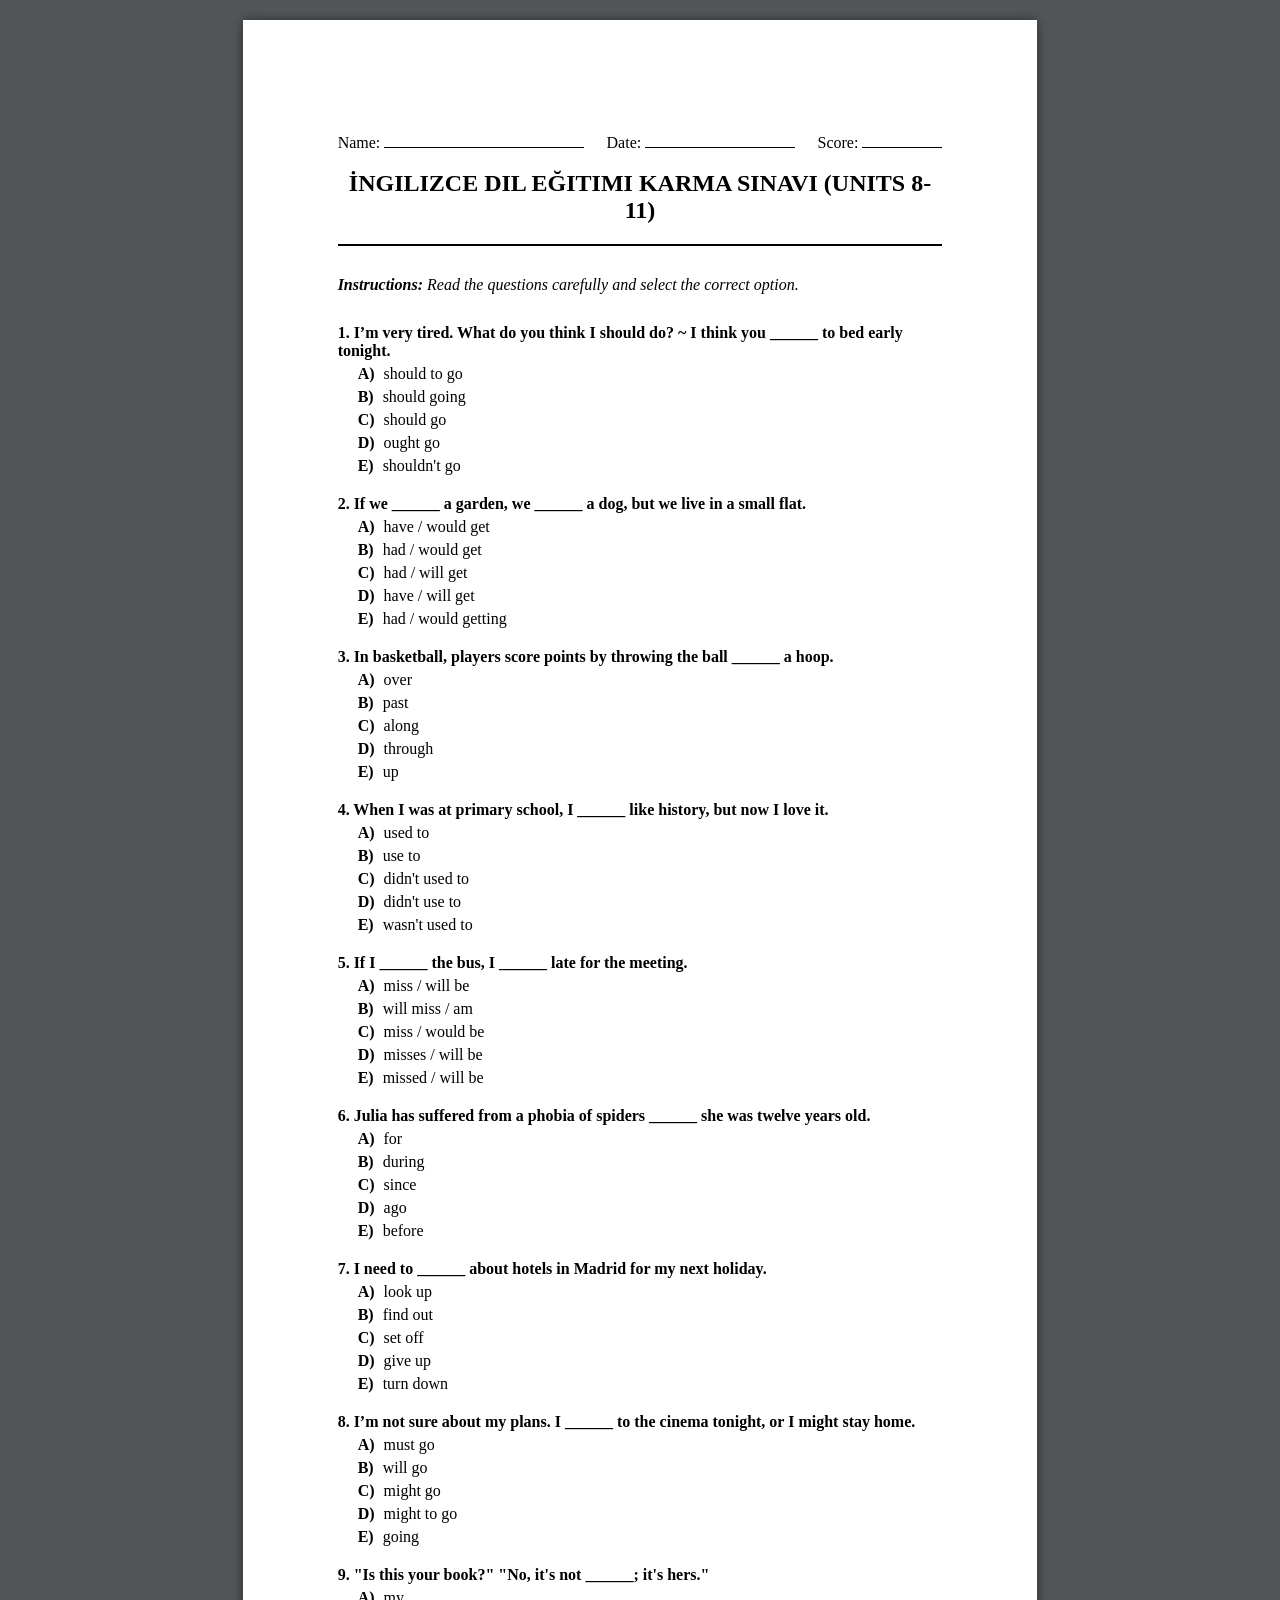
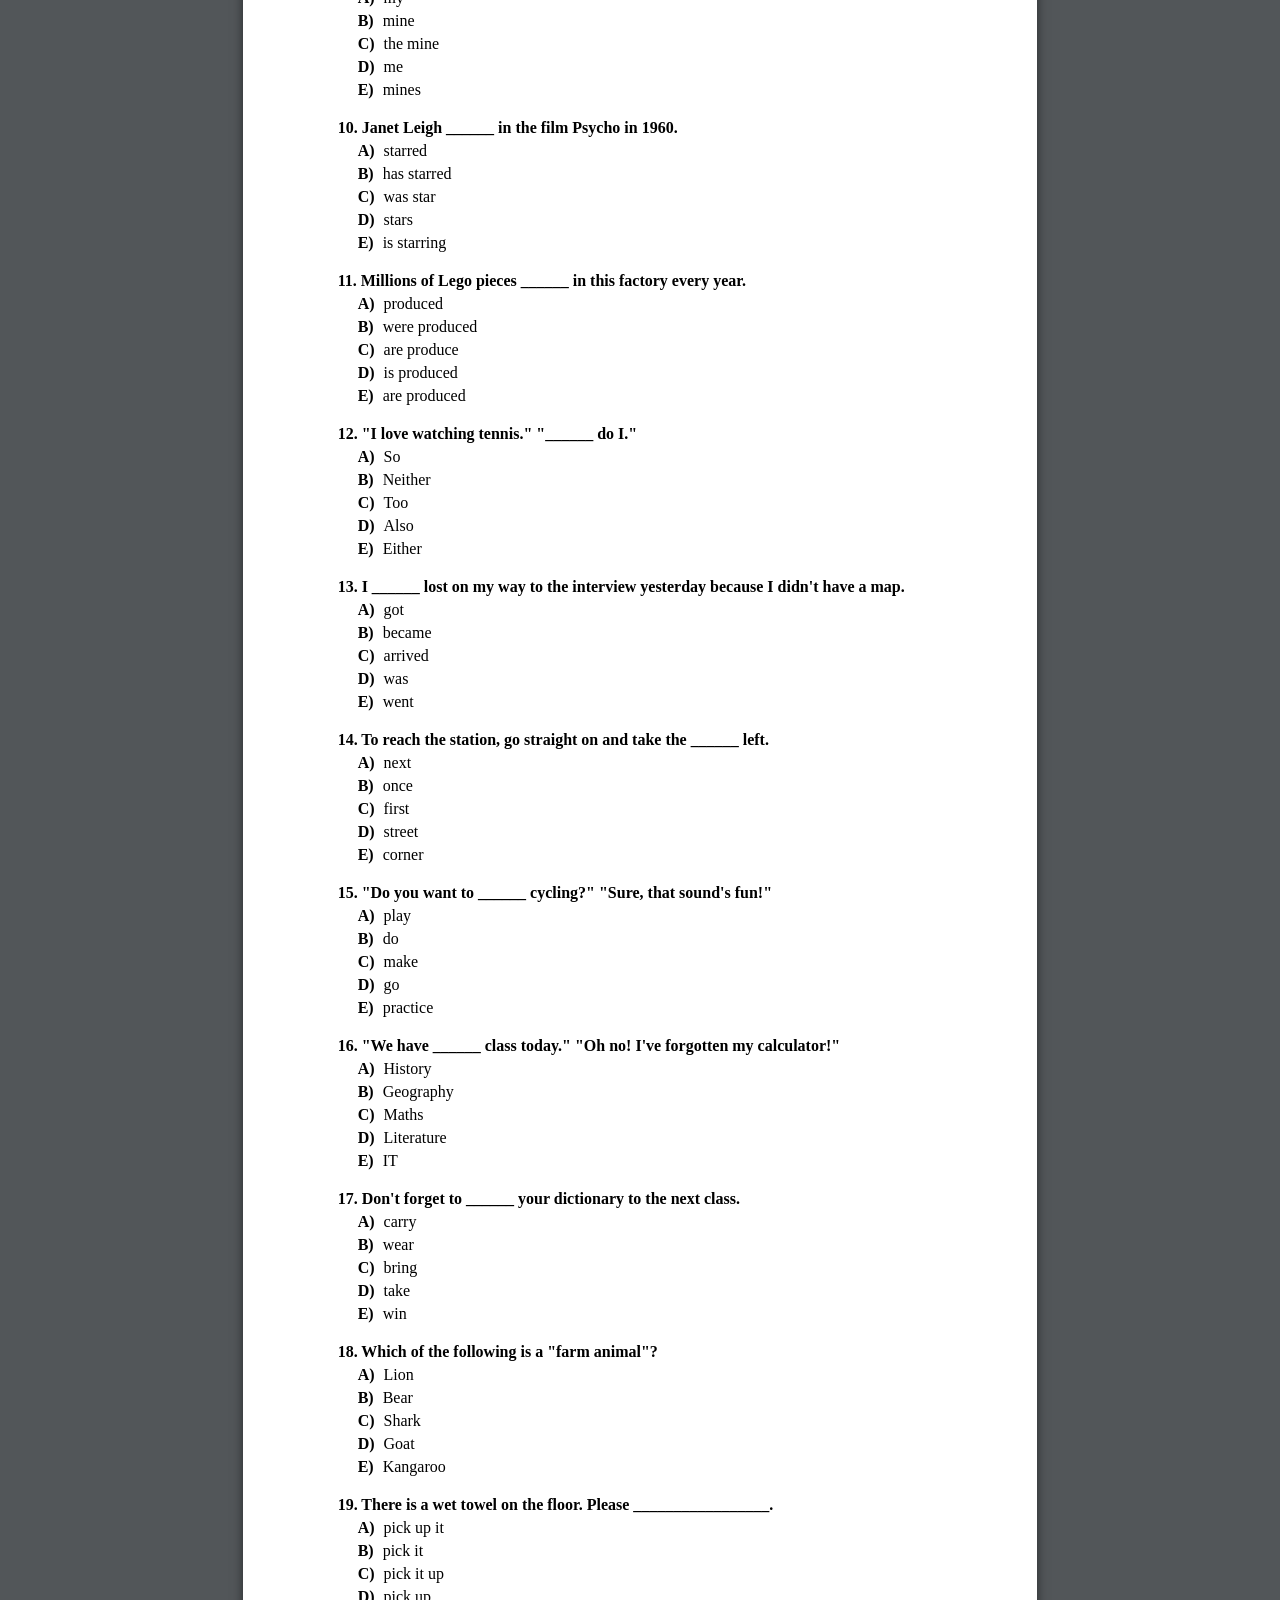
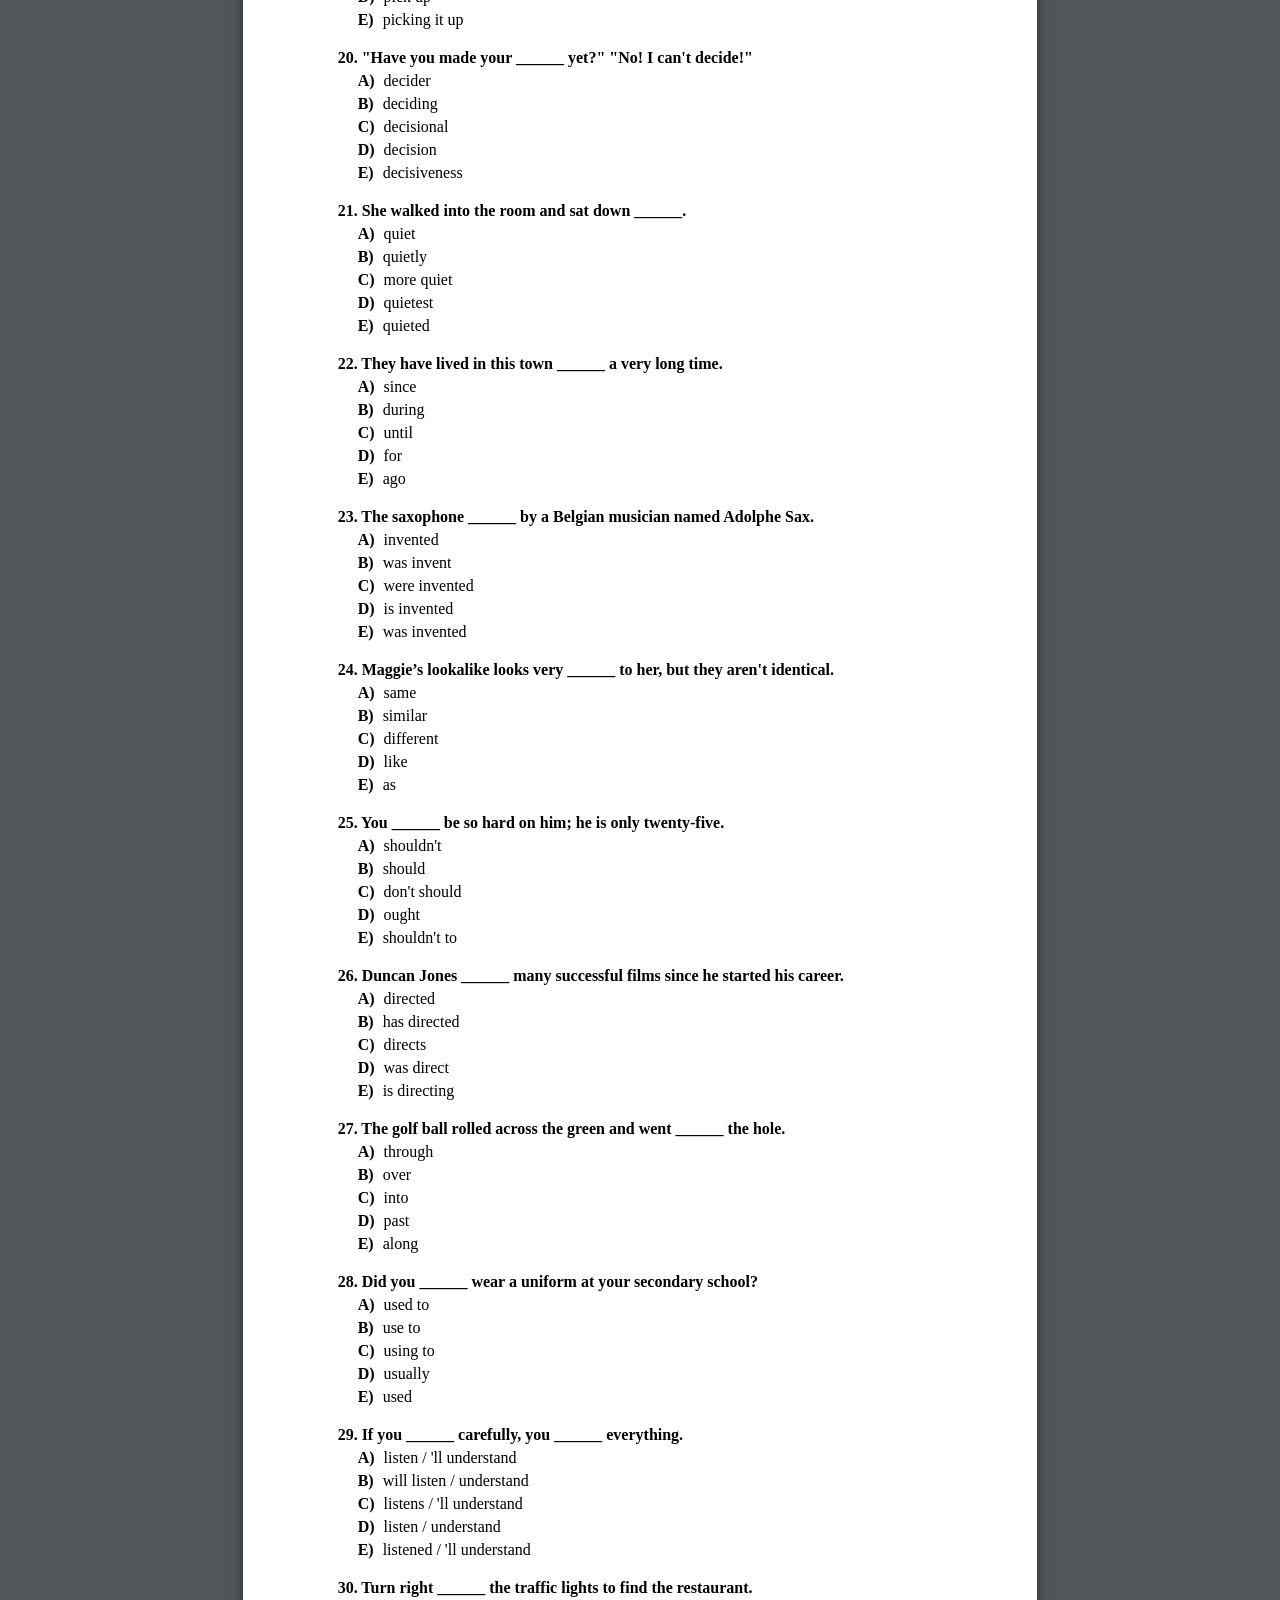
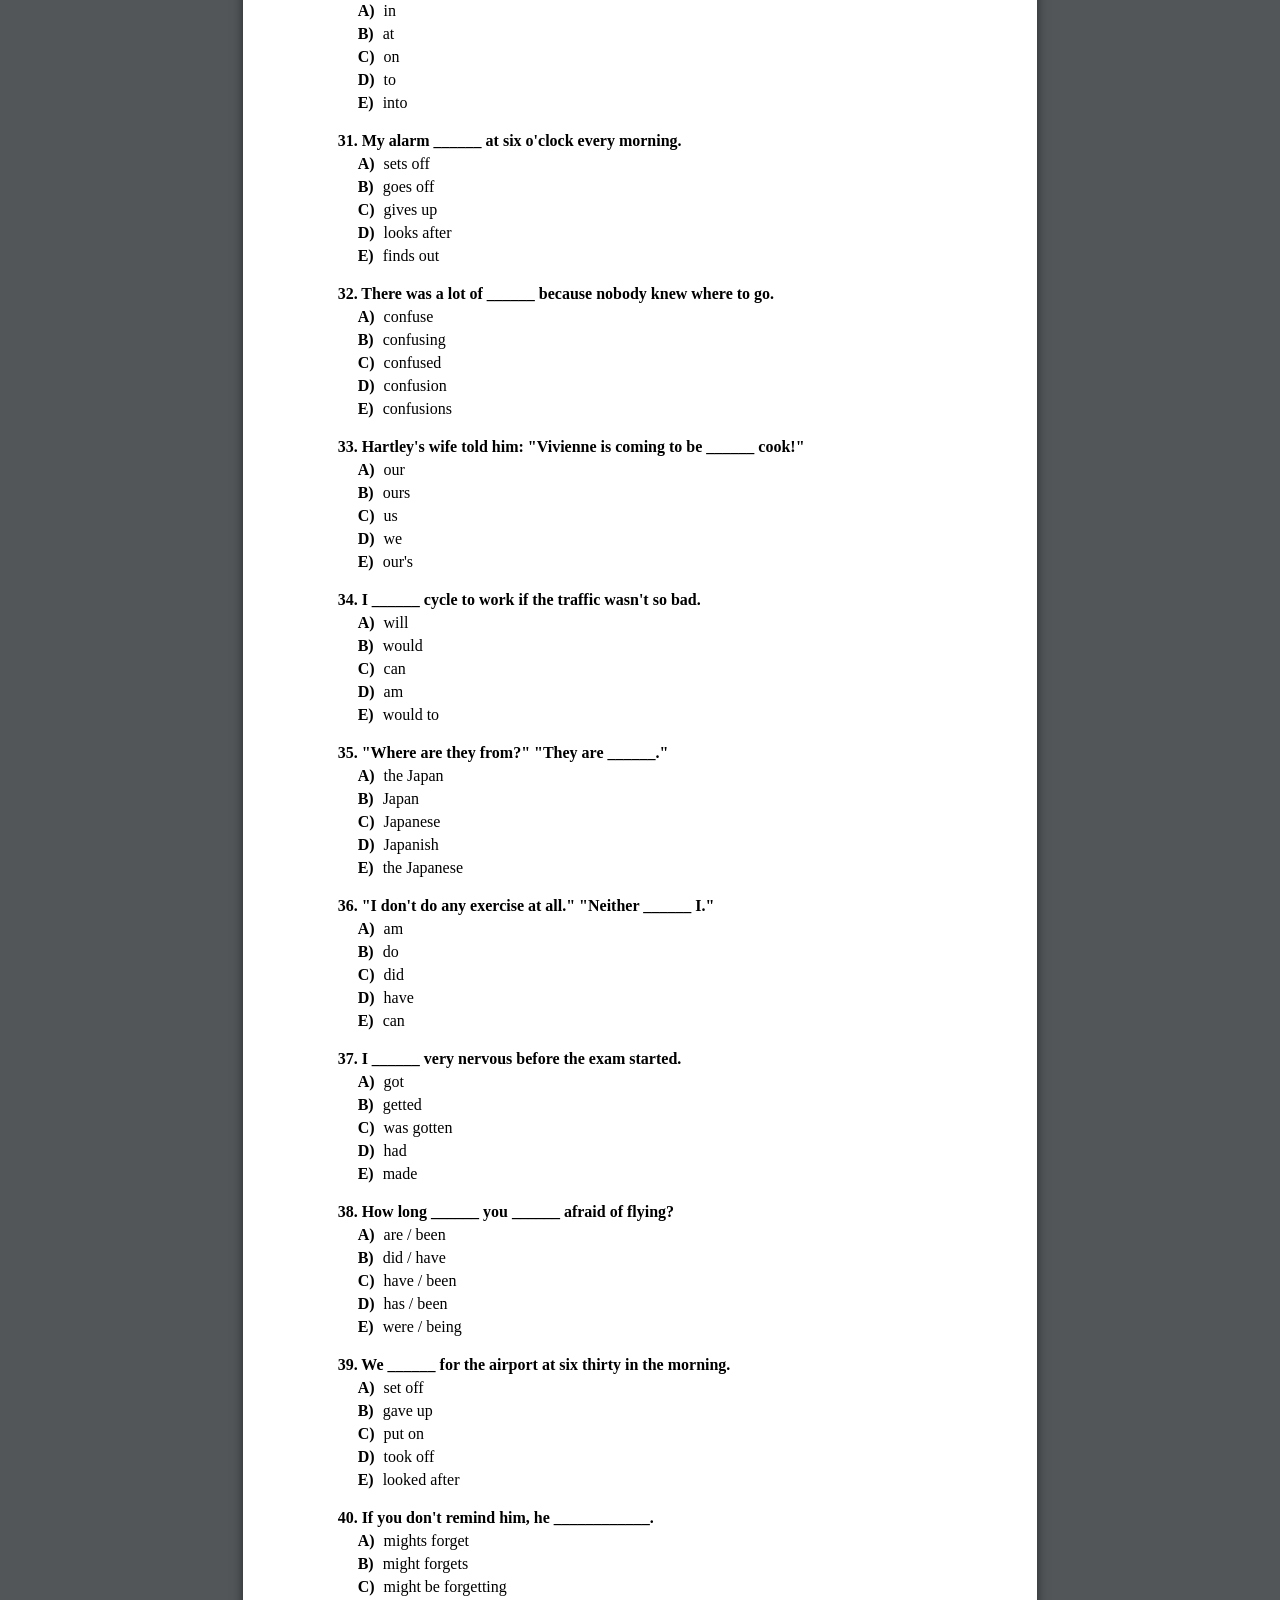
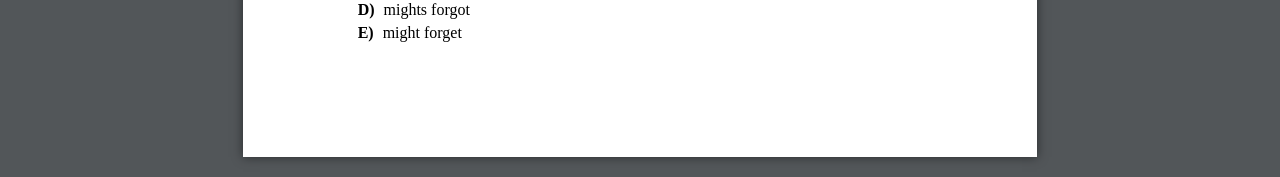
<file: examples/final-test-8-11.wsp.txt_printable.html>
<!DOCTYPE html>
<html lang="en">
<head>
    <meta charset="UTF-8">
    <title>İngilizce Dil Eğitimi Karma Sınavı (Units 8-11) (Printable)</title>
    <style>
         
        body {
            background-color: #525659;  
            font-family: "Times New Roman", Times, serif;
            margin: 0;
            padding: 20px;
            -webkit-print-color-adjust: exact;
            print-color-adjust: exact;
        }

         
        .page {
            background-color: white;
            width: 21cm;  
            min-height: 29.7cm;  
            margin: 0 auto;
            padding: 2.5cm;  
            box-sizing: border-box;
            box-shadow: 0 0 10px rgba(0,0,0,0.5);  
            position: relative;
        }

         
        header {
            border-bottom: 2px solid #000;
            margin-bottom: 30px;
            padding-bottom: 10px;
        }
        
        h1 {
            text-align: center;
            font-size: 18pt;
            text-transform: uppercase;
            margin: 0 0 10px 0;
        }

        .meta-info {
            display: flex;
            justify-content: space-between;
            margin-top: 20px;
            font-size: 12pt;
        }
        
        .field-line {
            border-bottom: 1px solid black;
            display: inline-block;
            width: 150px;
        }

        p.instructions {
            font-style: italic;
            margin-bottom: 30px;
        }

         
        .question-block {
            margin-bottom: 20px;
            page-break-inside: avoid;  
        }

        .question-text {
            font-size: 12pt;
            font-weight: bold;
            margin-bottom: 5px;
        }

         
        body { counter-reset: q-counter; }
        .question-text::before {
            counter-increment: q-counter;
            content: counter(q-counter) ". ";
        }

         
        .options-list {
            list-style-type: none;  
            padding-left: 20px;
            margin-top: 5px;
        }
        
        .options-list li {
            margin-bottom: 5px;
            font-size: 12pt;
        }
        
         
        .options-list { counter-reset: opt-counter; }
        .options-list li::before {
            counter-increment: opt-counter;
            content: counter(opt-counter, upper-alpha) ") ";  
            font-weight: bold;
            margin-right: 5px;
        }

         
        .blank-line {
            display: inline-block;
            border-bottom: 1px solid black;
            width: 100px;
            margin: 0 5px;
        }

         
        @media print {
            body {
                background: none;
                padding: 0;
            }
            .page {
                width: 100%;
                margin: 0;
                padding: 0;  
                box-shadow: none;
                border: none;
            }
        }
    </style>
</head>
<body>

    <div class="page">
        <header>
            <div class="meta-info">
                <div>Name: <span class="field-line" style="width: 200px;"></span></div>
                <div>Date: <span class="field-line"></span></div>
                <div>Score: <span class="field-line" style="width: 80px;"></span></div>
            </div>
            <br>
            <h1>İngilizce Dil Eğitimi Karma Sınavı (Units 8-11)</h1>
        </header>

        <p class="instructions"><strong>Instructions:</strong> Read the questions carefully and select the correct option.</p>

        
        <div class="question-block">
            <div class="question-text">I’m very tired. What do you think I should do? ~ I think you ______ to bed early tonight.</div>

            
                <ul class="options-list">
                    
                    <li>should to go</li>
                    
                    <li>should going</li>
                    
                    <li>should go</li>
                    
                    <li>ought go</li>
                    
                    <li>shouldn&#39;t go</li>
                    
                </ul>

            
        </div>
        
        <div class="question-block">
            <div class="question-text">If we ______ a garden, we ______ a dog, but we live in a small flat.</div>

            
                <ul class="options-list">
                    
                    <li>have / would get</li>
                    
                    <li>had / would get</li>
                    
                    <li>had / will get</li>
                    
                    <li>have / will get</li>
                    
                    <li>had / would getting</li>
                    
                </ul>

            
        </div>
        
        <div class="question-block">
            <div class="question-text">In basketball, players score points by throwing the ball ______ a hoop.</div>

            
                <ul class="options-list">
                    
                    <li>over</li>
                    
                    <li>past</li>
                    
                    <li>along</li>
                    
                    <li>through</li>
                    
                    <li>up</li>
                    
                </ul>

            
        </div>
        
        <div class="question-block">
            <div class="question-text">When I was at primary school, I ______ like history, but now I love it.</div>

            
                <ul class="options-list">
                    
                    <li>used to</li>
                    
                    <li>use to</li>
                    
                    <li>didn&#39;t used to</li>
                    
                    <li>didn&#39;t use to</li>
                    
                    <li>wasn&#39;t used to</li>
                    
                </ul>

            
        </div>
        
        <div class="question-block">
            <div class="question-text">If I ______ the bus, I ______ late for the meeting.</div>

            
                <ul class="options-list">
                    
                    <li>miss / will be</li>
                    
                    <li>will miss / am</li>
                    
                    <li>miss / would be</li>
                    
                    <li>misses / will be</li>
                    
                    <li>missed / will be</li>
                    
                </ul>

            
        </div>
        
        <div class="question-block">
            <div class="question-text">Julia has suffered from a phobia of spiders ______ she was twelve years old.</div>

            
                <ul class="options-list">
                    
                    <li>for</li>
                    
                    <li>during</li>
                    
                    <li>since</li>
                    
                    <li>ago</li>
                    
                    <li>before</li>
                    
                </ul>

            
        </div>
        
        <div class="question-block">
            <div class="question-text">I need to ______ about hotels in Madrid for my next holiday.</div>

            
                <ul class="options-list">
                    
                    <li>look up</li>
                    
                    <li>find out</li>
                    
                    <li>set off</li>
                    
                    <li>give up</li>
                    
                    <li>turn down</li>
                    
                </ul>

            
        </div>
        
        <div class="question-block">
            <div class="question-text">I’m not sure about my plans. I ______ to the cinema tonight, or I might stay home.</div>

            
                <ul class="options-list">
                    
                    <li>must go</li>
                    
                    <li>will go</li>
                    
                    <li>might go</li>
                    
                    <li>might to go</li>
                    
                    <li>going</li>
                    
                </ul>

            
        </div>
        
        <div class="question-block">
            <div class="question-text">&#34;Is this your book?&#34; &#34;No, it&#39;s not ______; it&#39;s hers.&#34;</div>

            
                <ul class="options-list">
                    
                    <li>my</li>
                    
                    <li>mine</li>
                    
                    <li>the mine</li>
                    
                    <li>me</li>
                    
                    <li>mines</li>
                    
                </ul>

            
        </div>
        
        <div class="question-block">
            <div class="question-text">Janet Leigh ______ in the film Psycho in 1960.</div>

            
                <ul class="options-list">
                    
                    <li>starred</li>
                    
                    <li>has starred</li>
                    
                    <li>was star</li>
                    
                    <li>stars</li>
                    
                    <li>is starring</li>
                    
                </ul>

            
        </div>
        
        <div class="question-block">
            <div class="question-text">Millions of Lego pieces ______ in this factory every year.</div>

            
                <ul class="options-list">
                    
                    <li>produced</li>
                    
                    <li>were produced</li>
                    
                    <li>are produce</li>
                    
                    <li>is produced</li>
                    
                    <li>are produced</li>
                    
                </ul>

            
        </div>
        
        <div class="question-block">
            <div class="question-text">&#34;I love watching tennis.&#34; &#34;______ do I.&#34;</div>

            
                <ul class="options-list">
                    
                    <li>So</li>
                    
                    <li>Neither</li>
                    
                    <li>Too</li>
                    
                    <li>Also</li>
                    
                    <li>Either</li>
                    
                </ul>

            
        </div>
        
        <div class="question-block">
            <div class="question-text">I ______ lost on my way to the interview yesterday because I didn&#39;t have a map.</div>

            
                <ul class="options-list">
                    
                    <li>got</li>
                    
                    <li>became</li>
                    
                    <li>arrived</li>
                    
                    <li>was</li>
                    
                    <li>went</li>
                    
                </ul>

            
        </div>
        
        <div class="question-block">
            <div class="question-text">To reach the station, go straight on and take the ______ left.</div>

            
                <ul class="options-list">
                    
                    <li>next</li>
                    
                    <li>once</li>
                    
                    <li>first</li>
                    
                    <li>street</li>
                    
                    <li>corner</li>
                    
                </ul>

            
        </div>
        
        <div class="question-block">
            <div class="question-text">&#34;Do you want to ______ cycling?&#34; &#34;Sure, that sound&#39;s fun!&#34;</div>

            
                <ul class="options-list">
                    
                    <li>play</li>
                    
                    <li>do</li>
                    
                    <li>make</li>
                    
                    <li>go</li>
                    
                    <li>practice</li>
                    
                </ul>

            
        </div>
        
        <div class="question-block">
            <div class="question-text">&#34;We have ______ class today.&#34; &#34;Oh no! I&#39;ve forgotten my calculator!&#34;</div>

            
                <ul class="options-list">
                    
                    <li>History</li>
                    
                    <li>Geography</li>
                    
                    <li>Maths</li>
                    
                    <li>Literature</li>
                    
                    <li>IT</li>
                    
                </ul>

            
        </div>
        
        <div class="question-block">
            <div class="question-text">Don&#39;t forget to ______ your dictionary to the next class.</div>

            
                <ul class="options-list">
                    
                    <li>carry</li>
                    
                    <li>wear</li>
                    
                    <li>bring</li>
                    
                    <li>take</li>
                    
                    <li>win</li>
                    
                </ul>

            
        </div>
        
        <div class="question-block">
            <div class="question-text">Which of the following is a &#34;farm animal&#34;?</div>

            
                <ul class="options-list">
                    
                    <li>Lion</li>
                    
                    <li>Bear</li>
                    
                    <li>Shark</li>
                    
                    <li>Goat</li>
                    
                    <li>Kangaroo</li>
                    
                </ul>

            
        </div>
        
        <div class="question-block">
            <div class="question-text">There is a wet towel on the floor. Please _________________.</div>

            
                <ul class="options-list">
                    
                    <li>pick up it</li>
                    
                    <li>pick it</li>
                    
                    <li>pick it up</li>
                    
                    <li>pick up</li>
                    
                    <li>picking it up</li>
                    
                </ul>

            
        </div>
        
        <div class="question-block">
            <div class="question-text">&#34;Have you made your ______ yet?&#34; &#34;No! I can&#39;t decide!&#34;</div>

            
                <ul class="options-list">
                    
                    <li>decider</li>
                    
                    <li>deciding</li>
                    
                    <li>decisional</li>
                    
                    <li>decision</li>
                    
                    <li>decisiveness</li>
                    
                </ul>

            
        </div>
        
        <div class="question-block">
            <div class="question-text">She walked into the room and sat down ______.</div>

            
                <ul class="options-list">
                    
                    <li>quiet</li>
                    
                    <li>quietly</li>
                    
                    <li>more quiet</li>
                    
                    <li>quietest</li>
                    
                    <li>quieted</li>
                    
                </ul>

            
        </div>
        
        <div class="question-block">
            <div class="question-text">They have lived in this town ______ a very long time.</div>

            
                <ul class="options-list">
                    
                    <li>since</li>
                    
                    <li>during</li>
                    
                    <li>until</li>
                    
                    <li>for</li>
                    
                    <li>ago</li>
                    
                </ul>

            
        </div>
        
        <div class="question-block">
            <div class="question-text">The saxophone ______ by a Belgian musician named Adolphe Sax.</div>

            
                <ul class="options-list">
                    
                    <li>invented</li>
                    
                    <li>was invent</li>
                    
                    <li>were invented</li>
                    
                    <li>is invented</li>
                    
                    <li>was invented</li>
                    
                </ul>

            
        </div>
        
        <div class="question-block">
            <div class="question-text">Maggie’s lookalike looks very ______ to her, but they aren&#39;t identical.</div>

            
                <ul class="options-list">
                    
                    <li>same</li>
                    
                    <li>similar</li>
                    
                    <li>different</li>
                    
                    <li>like</li>
                    
                    <li>as</li>
                    
                </ul>

            
        </div>
        
        <div class="question-block">
            <div class="question-text">You ______ be so hard on him; he is only twenty-five.</div>

            
                <ul class="options-list">
                    
                    <li>shouldn&#39;t</li>
                    
                    <li>should</li>
                    
                    <li>don&#39;t should</li>
                    
                    <li>ought</li>
                    
                    <li>shouldn&#39;t to</li>
                    
                </ul>

            
        </div>
        
        <div class="question-block">
            <div class="question-text">Duncan Jones ______ many successful films since he started his career.</div>

            
                <ul class="options-list">
                    
                    <li>directed</li>
                    
                    <li>has directed</li>
                    
                    <li>directs</li>
                    
                    <li>was direct</li>
                    
                    <li>is directing</li>
                    
                </ul>

            
        </div>
        
        <div class="question-block">
            <div class="question-text">The golf ball rolled across the green and went ______ the hole.</div>

            
                <ul class="options-list">
                    
                    <li>through</li>
                    
                    <li>over</li>
                    
                    <li>into</li>
                    
                    <li>past</li>
                    
                    <li>along</li>
                    
                </ul>

            
        </div>
        
        <div class="question-block">
            <div class="question-text">Did you ______ wear a uniform at your secondary school?</div>

            
                <ul class="options-list">
                    
                    <li>used to</li>
                    
                    <li>use to</li>
                    
                    <li>using to</li>
                    
                    <li>usually</li>
                    
                    <li>used</li>
                    
                </ul>

            
        </div>
        
        <div class="question-block">
            <div class="question-text">If you ______ carefully, you ______ everything.</div>

            
                <ul class="options-list">
                    
                    <li>listen / &#39;ll understand</li>
                    
                    <li>will listen / understand</li>
                    
                    <li>listens / &#39;ll understand</li>
                    
                    <li>listen / understand</li>
                    
                    <li>listened / &#39;ll understand</li>
                    
                </ul>

            
        </div>
        
        <div class="question-block">
            <div class="question-text">Turn right ______ the traffic lights to find the restaurant.</div>

            
                <ul class="options-list">
                    
                    <li>in</li>
                    
                    <li>at</li>
                    
                    <li>on</li>
                    
                    <li>to</li>
                    
                    <li>into</li>
                    
                </ul>

            
        </div>
        
        <div class="question-block">
            <div class="question-text">My alarm ______ at six o&#39;clock every morning.</div>

            
                <ul class="options-list">
                    
                    <li>sets off</li>
                    
                    <li>goes off</li>
                    
                    <li>gives up</li>
                    
                    <li>looks after</li>
                    
                    <li>finds out</li>
                    
                </ul>

            
        </div>
        
        <div class="question-block">
            <div class="question-text">There was a lot of ______ because nobody knew where to go.</div>

            
                <ul class="options-list">
                    
                    <li>confuse</li>
                    
                    <li>confusing</li>
                    
                    <li>confused</li>
                    
                    <li>confusion</li>
                    
                    <li>confusions</li>
                    
                </ul>

            
        </div>
        
        <div class="question-block">
            <div class="question-text">Hartley&#39;s wife told him: &#34;Vivienne is coming to be ______ cook!&#34;</div>

            
                <ul class="options-list">
                    
                    <li>our</li>
                    
                    <li>ours</li>
                    
                    <li>us</li>
                    
                    <li>we</li>
                    
                    <li>our&#39;s</li>
                    
                </ul>

            
        </div>
        
        <div class="question-block">
            <div class="question-text">I ______ cycle to work if the traffic wasn&#39;t so bad.</div>

            
                <ul class="options-list">
                    
                    <li>will</li>
                    
                    <li>would</li>
                    
                    <li>can</li>
                    
                    <li>am</li>
                    
                    <li>would to</li>
                    
                </ul>

            
        </div>
        
        <div class="question-block">
            <div class="question-text">&#34;Where are they from?&#34; &#34;They are ______.&#34;</div>

            
                <ul class="options-list">
                    
                    <li>the Japan</li>
                    
                    <li>Japan</li>
                    
                    <li>Japanese</li>
                    
                    <li>Japanish</li>
                    
                    <li>the Japanese</li>
                    
                </ul>

            
        </div>
        
        <div class="question-block">
            <div class="question-text">&#34;I don&#39;t do any exercise at all.&#34; &#34;Neither ______ I.&#34;</div>

            
                <ul class="options-list">
                    
                    <li>am</li>
                    
                    <li>do</li>
                    
                    <li>did</li>
                    
                    <li>have</li>
                    
                    <li>can</li>
                    
                </ul>

            
        </div>
        
        <div class="question-block">
            <div class="question-text">I ______ very nervous before the exam started.</div>

            
                <ul class="options-list">
                    
                    <li>got</li>
                    
                    <li>getted</li>
                    
                    <li>was gotten</li>
                    
                    <li>had</li>
                    
                    <li>made</li>
                    
                </ul>

            
        </div>
        
        <div class="question-block">
            <div class="question-text">How long ______ you ______ afraid of flying?</div>

            
                <ul class="options-list">
                    
                    <li>are / been</li>
                    
                    <li>did / have</li>
                    
                    <li>have / been</li>
                    
                    <li>has / been</li>
                    
                    <li>were / being</li>
                    
                </ul>

            
        </div>
        
        <div class="question-block">
            <div class="question-text">We ______ for the airport at six thirty in the morning.</div>

            
                <ul class="options-list">
                    
                    <li>set off</li>
                    
                    <li>gave up</li>
                    
                    <li>put on</li>
                    
                    <li>took off</li>
                    
                    <li>looked after</li>
                    
                </ul>

            
        </div>
        
        <div class="question-block">
            <div class="question-text">If you don&#39;t remind him, he ____________.</div>

            
                <ul class="options-list">
                    
                    <li>mights forget</li>
                    
                    <li>might forgets</li>
                    
                    <li>might be forgetting</li>
                    
                    <li>mights forgot</li>
                    
                    <li>might forget</li>
                    
                </ul>

            
        </div>
        
    </div>

</body>
</html>
</file>
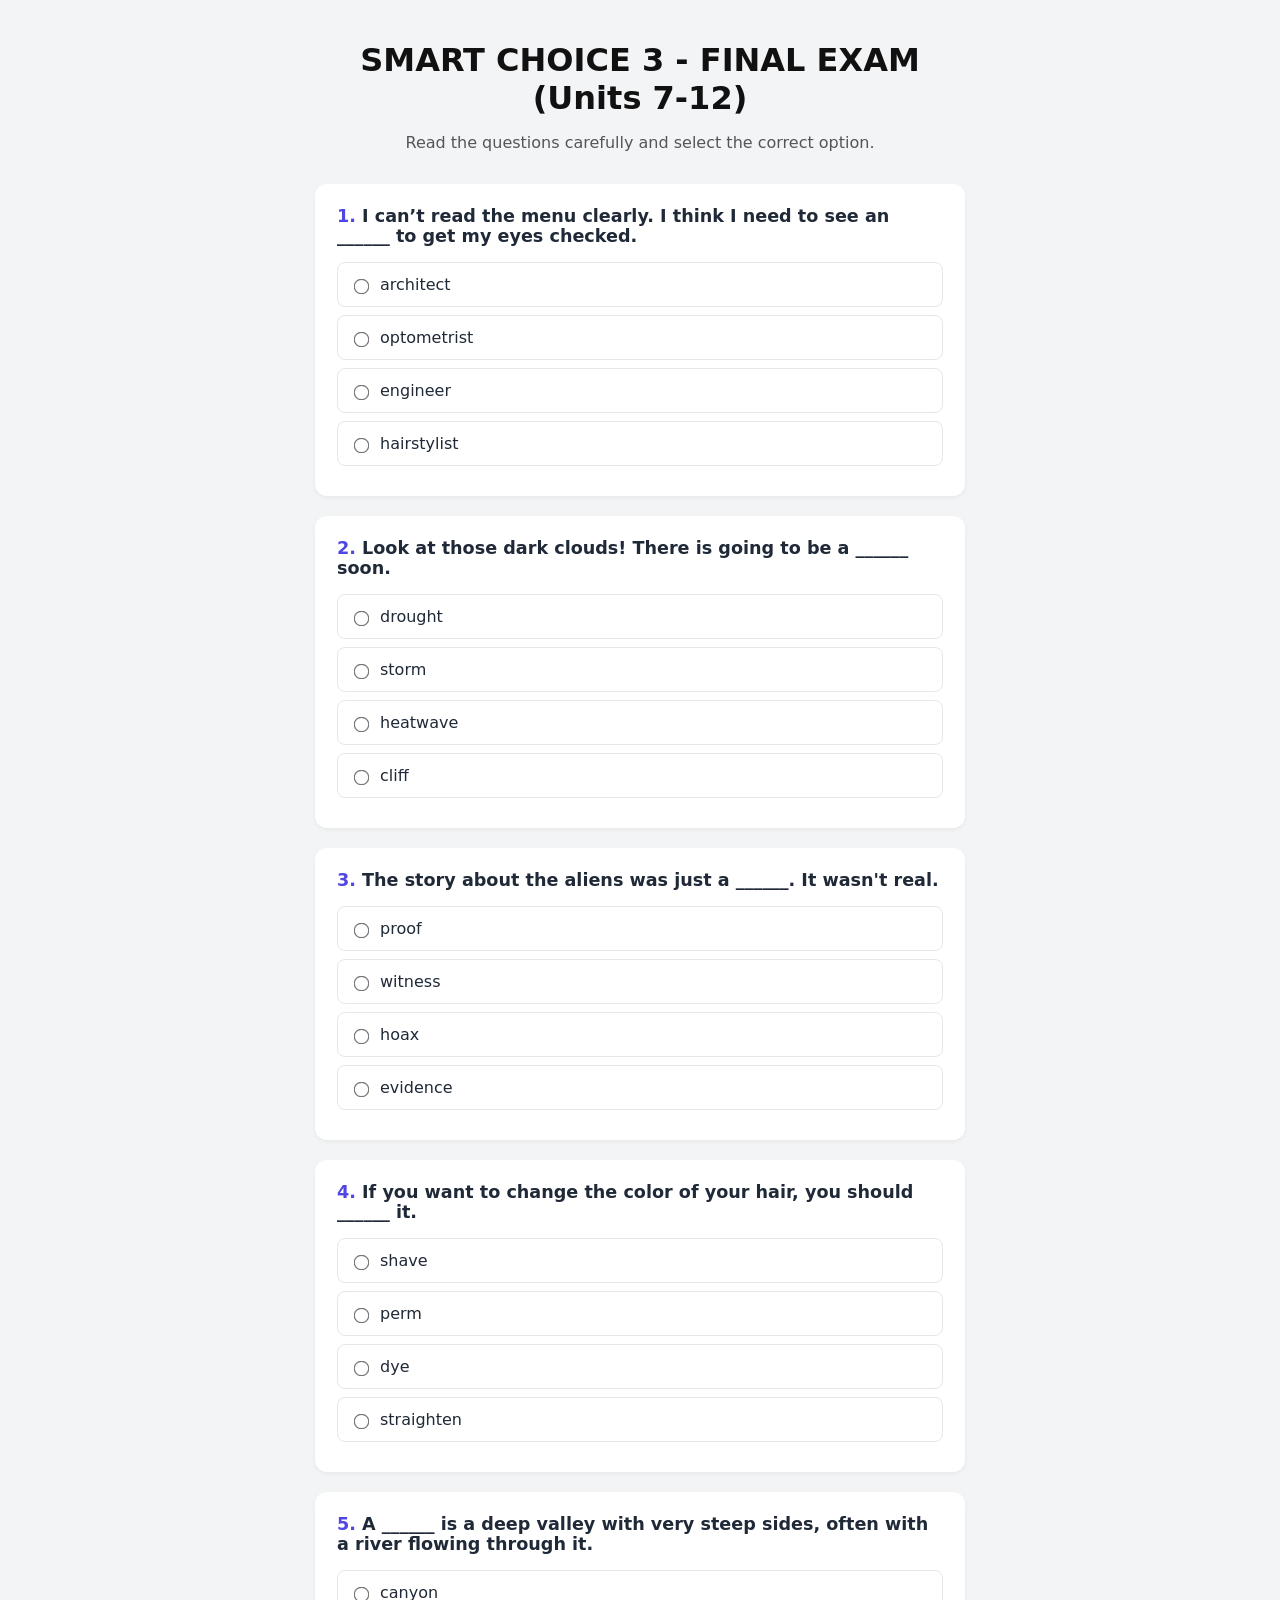
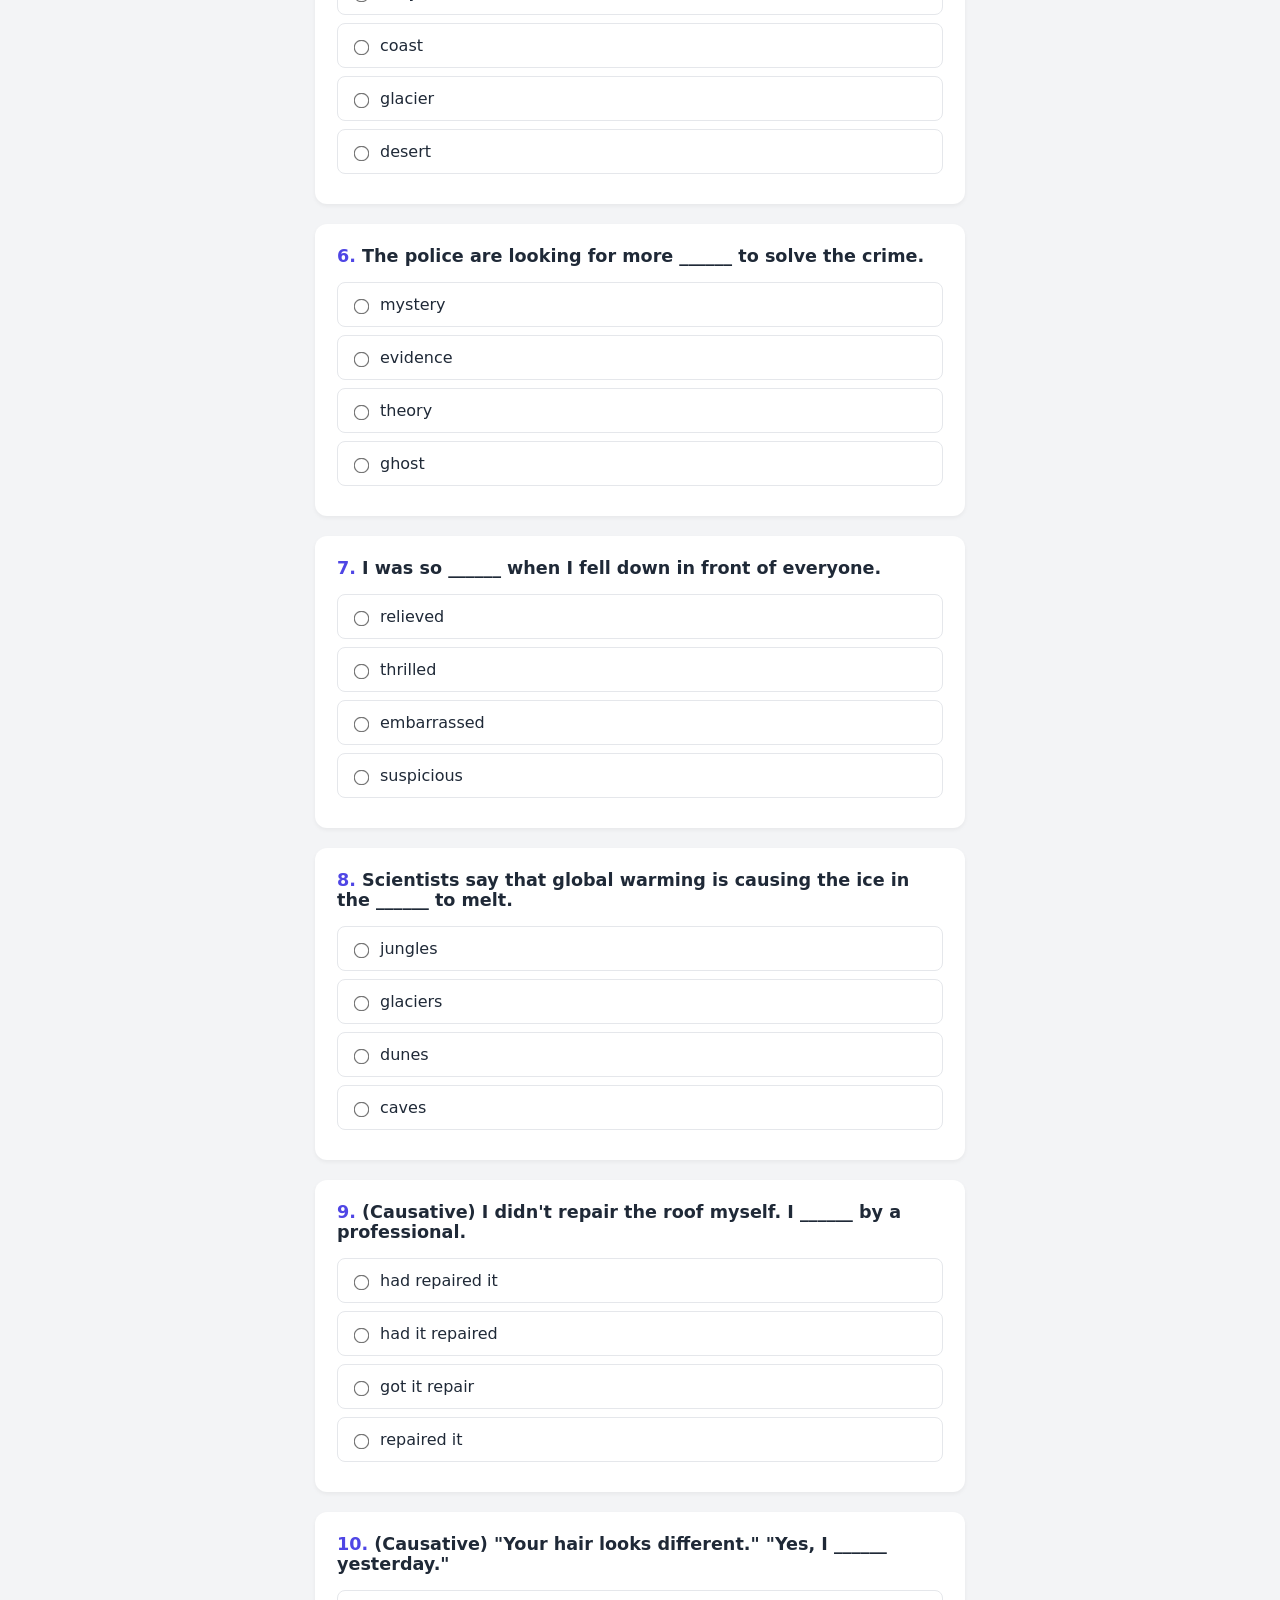
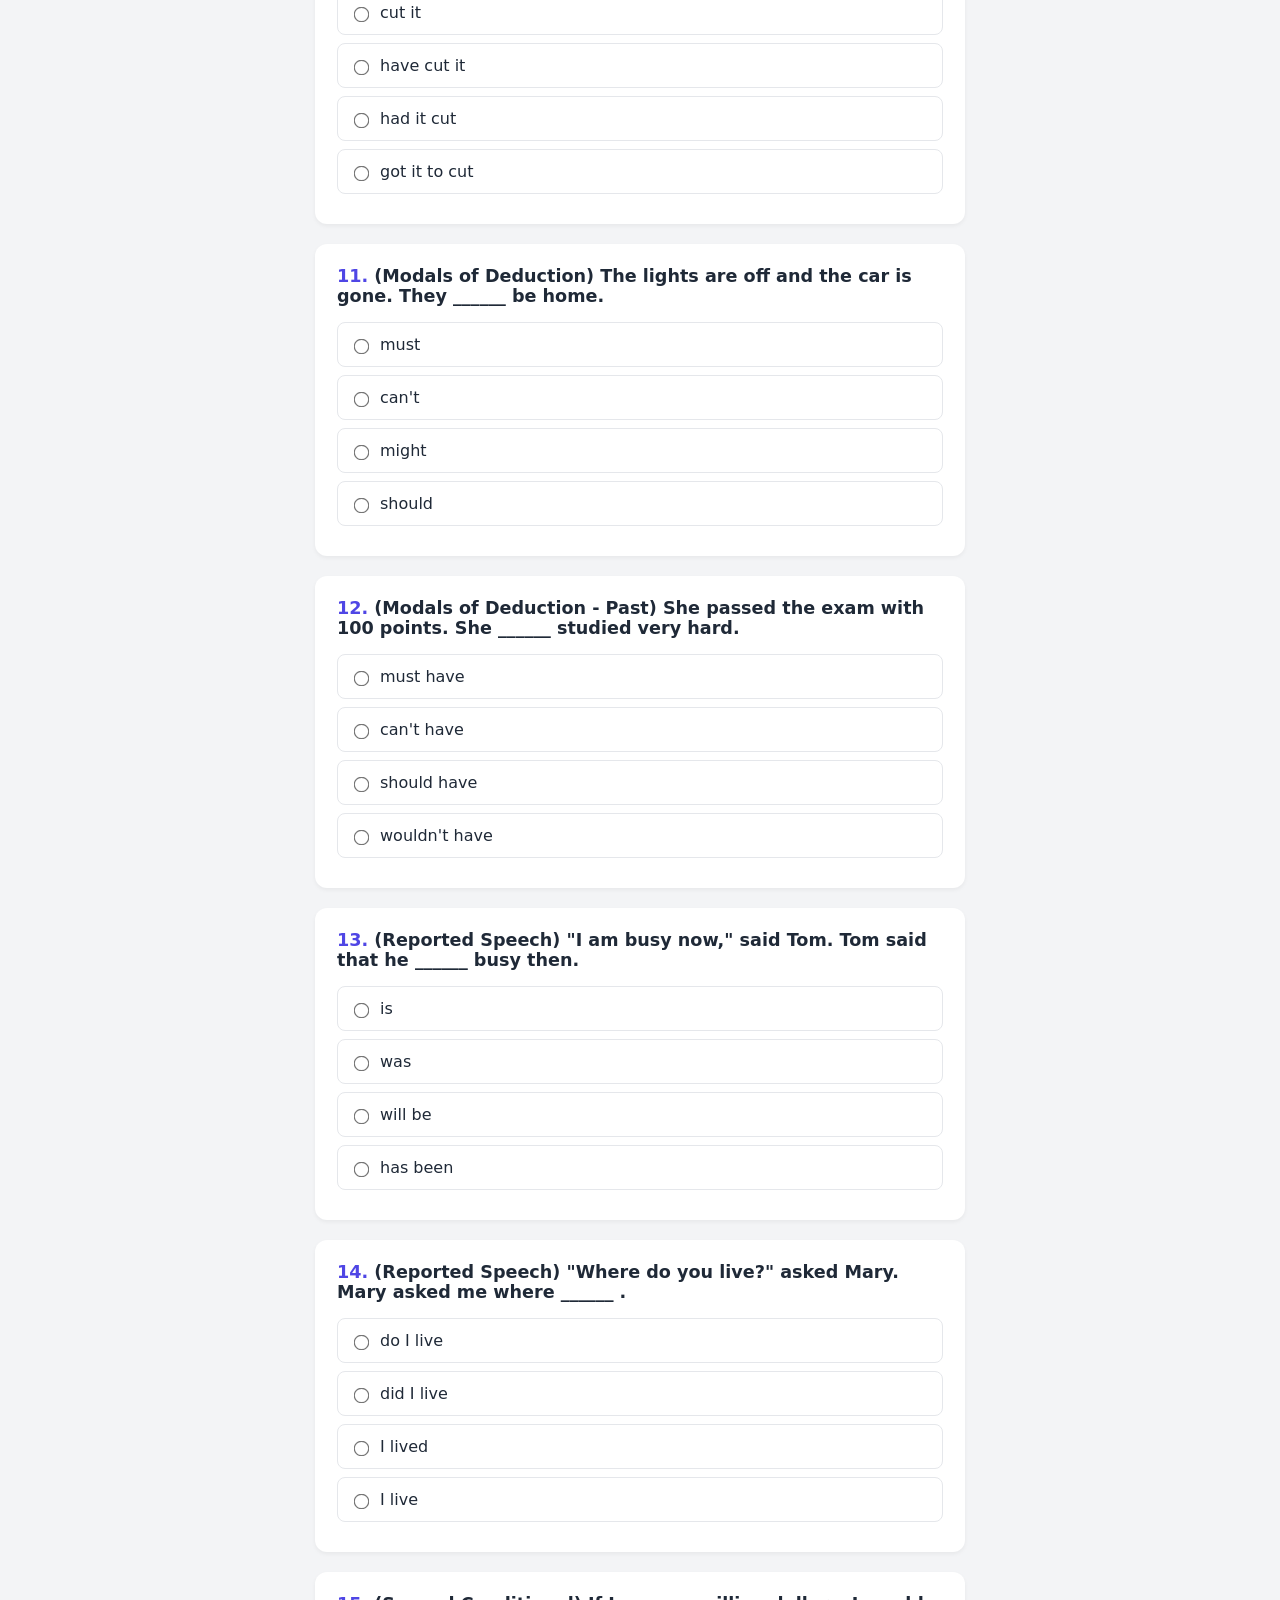
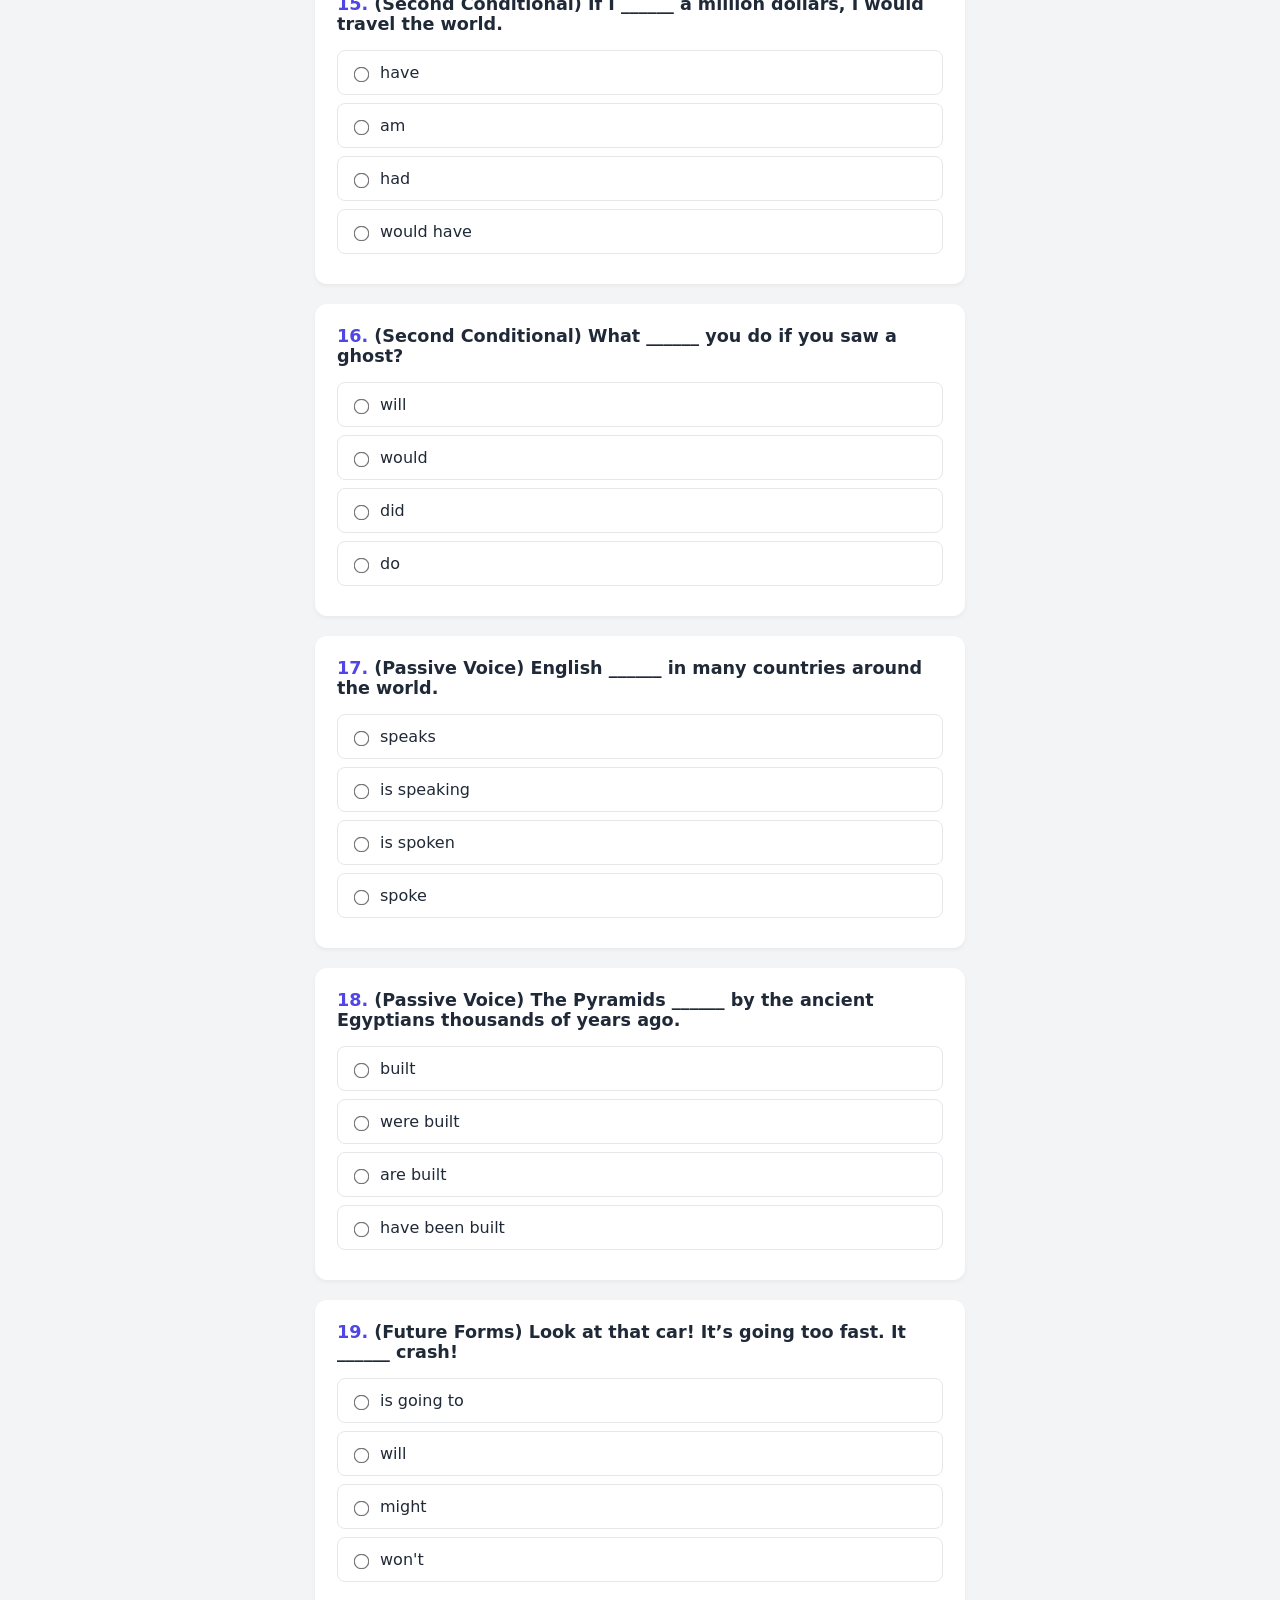
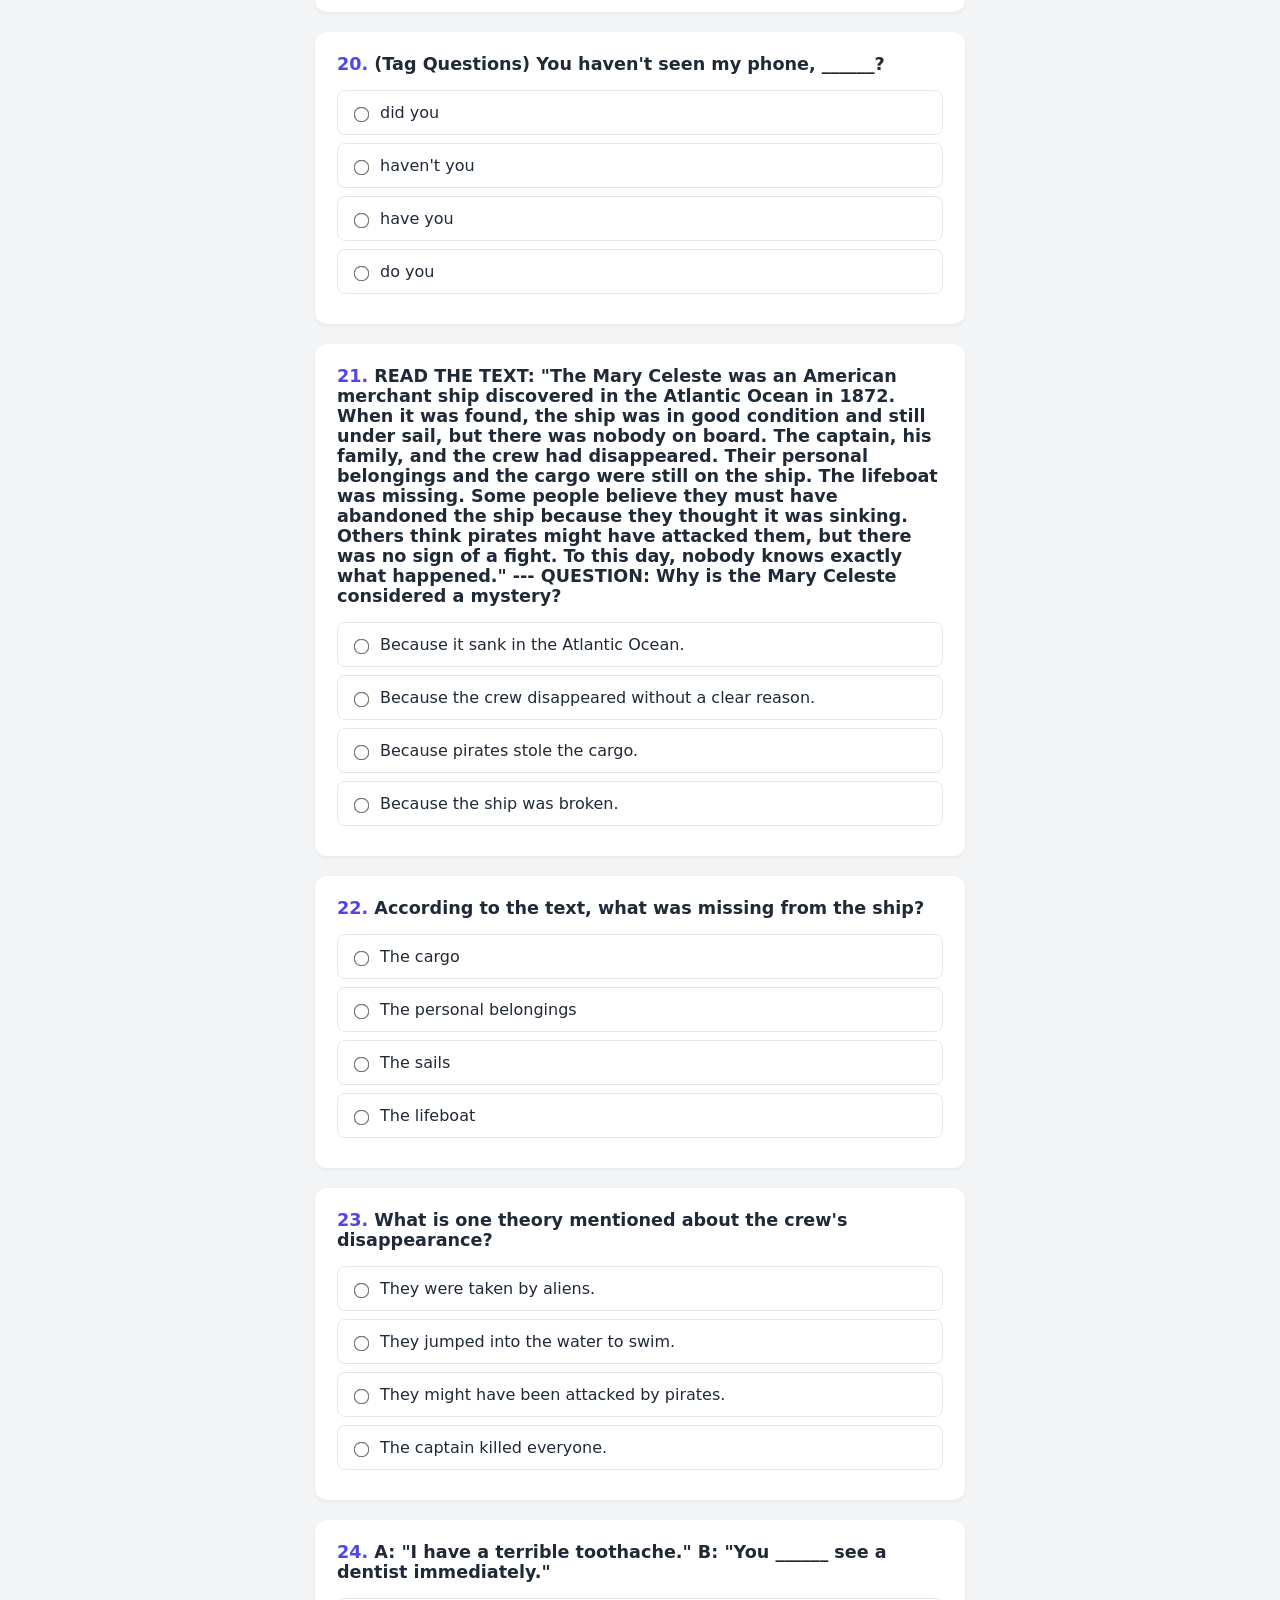
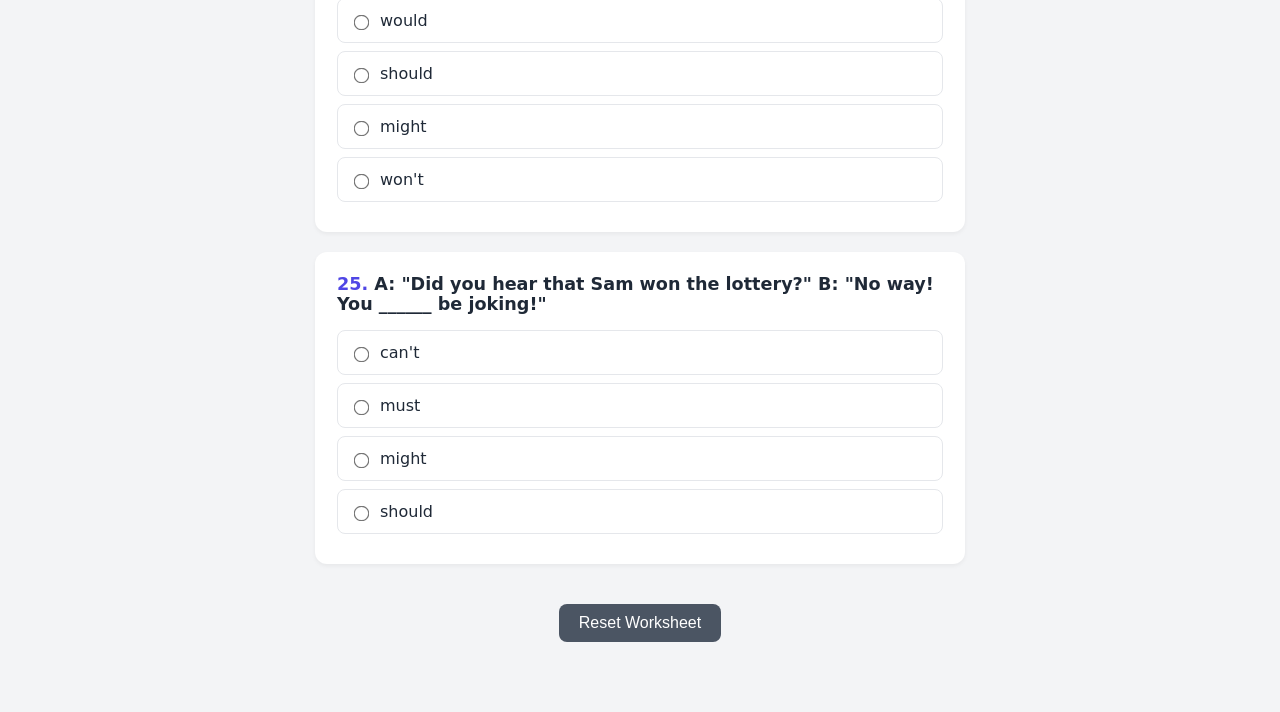
<file: examples/test.wsp.txt_interactive.html>
<!DOCTYPE html>
<html lang="en">
<head>
    <meta charset="UTF-8">
    <meta name="viewport" content="width=device-width, initial-scale=1.0">
    <title>SMART CHOICE 3 - FINAL EXAM (Units 7-12)</title>
    <style>
    :root {
        --bg-color: #f3f4f6;
        --card-bg: #ffffff;
        --primary: #4F46E5;
        --primary-hover: #4338ca;
        --success-bg: #dcfce7;
        --success-border: #16a34a;
        --error-bg: #fee2e2;
        --error-border: #dc2626;
        --text: #1f2937;
    }

    body { 
        font-family: 'Segoe UI', system-ui, sans-serif; 
        background-color: var(--bg-color);
        color: var(--text);
        margin: 0;
        padding: 20px;
        counter-reset: q-counter;
    }

    .container { max-width: 650px; margin: 0 auto; padding-bottom: 50px; }

    h1 { text-align: center; color: #111; margin-bottom: 0.5rem; }
    p.desc { text-align: center; color: #555; margin-bottom: 2rem; }

     
    .question-card {
        background: var(--card-bg);
        border-radius: 12px;
        padding: 20px;
        margin-bottom: 20px;
        box-shadow: 0 2px 4px rgba(0,0,0,0.05);
        border: 2px solid transparent;
        transition: all 0.3s ease;
    }

    .q-text { font-weight: 600; font-size: 1.1rem; margin-bottom: 1rem; }
    .q-text::before {
        counter-increment: q-counter;
        content: counter(q-counter) ". ";
        color: var(--primary);
    }

     
    label.option {
        display: flex;
        align-items: center;
        padding: 12px;
        margin: 8px 0;
        border: 1px solid #e5e7eb;
        border-radius: 8px;
        cursor: pointer;
        transition: background 0.15s;
    }
    label.option:hover { background: #f9fafb; }
    input[type="radio"] { margin-right: 12px; transform: scale(1.2); accent-color: var(--primary); }

     
    .input-group {
        display: flex;
        gap: 10px;
    }
    
    select, input[type="text"] {
        width: 100%;
        padding: 10px;
        border: 1px solid #d1d5db;
        border-radius: 6px;
        font-size: 1rem;
        box-sizing: border-box; 
    }
    
    .check-btn {
        background: var(--primary);
        color: white;
        border: none;
        padding: 0 20px;
        border-radius: 6px;
        cursor: pointer;
        font-weight: bold;
        white-space: nowrap;
    }
    .check-btn:hover { background: var(--primary-hover); }

     
    .question-card.correct { border-color: var(--success-border); background-color: var(--success-bg); }
    .question-card.incorrect { border-color: var(--error-border); background-color: var(--error-bg); }

     
    .question-card.correct label.option:has(input:checked) { 
        background-color: #86efac; border-color: var(--success-border); font-weight: bold;
    }
    .question-card.incorrect label.option:has(input:checked) { 
        background-color: #fca5a5; border-color: var(--error-border);
    }

    .feedback-msg {
        margin-top: 10px;
        font-size: 0.95rem;
        font-weight: bold;
        display: none;
    }
    .correct .feedback-msg { display: block; color: var(--success-border); }
    .incorrect .feedback-msg { display: block; color: var(--error-border); }

    .reset-container { text-align: center; margin-top: 40px; }
    .btn-reset { 
        background: #4b5563; color: white; padding: 10px 20px; 
        border: none; border-radius: 8px; cursor: pointer; font-size: 1rem;
    }
</style>
</head>
<body>

<div class="container">
    <h1>SMART CHOICE 3 - FINAL EXAM (Units 7-12)</h1>
    <p class="desc">Read the questions carefully and select the correct option.</p>

    <div id="quiz-container">
        
        <div class="question-card" id="card-0" data-correct="optometrist" data-type="multiple_choice">
            <div class="q-text">I can’t read the menu clearly. I think I need to see an ______ to get my eyes checked.</div>

            
                <div class="options-group">
                    
                    <label class="option">
                        <input type="radio" name="q-0" value="architect" onclick="validateCard( 0 )" />
                        <span>architect</span>
                    </label>
                    
                    <label class="option">
                        <input type="radio" name="q-0" value="optometrist" onclick="validateCard( 0 )" />
                        <span>optometrist</span>
                    </label>
                    
                    <label class="option">
                        <input type="radio" name="q-0" value="engineer" onclick="validateCard( 0 )" />
                        <span>engineer</span>
                    </label>
                    
                    <label class="option">
                        <input type="radio" name="q-0" value="hairstylist" onclick="validateCard( 0 )" />
                        <span>hairstylist</span>
                    </label>
                    
                </div>

            
            
            <div class="feedback-msg" id="feedback-0"></div>
        </div>
        
        <div class="question-card" id="card-1" data-correct="storm" data-type="multiple_choice">
            <div class="q-text">Look at those dark clouds! There is going to be a ______ soon.</div>

            
                <div class="options-group">
                    
                    <label class="option">
                        <input type="radio" name="q-1" value="drought" onclick="validateCard( 1 )" />
                        <span>drought</span>
                    </label>
                    
                    <label class="option">
                        <input type="radio" name="q-1" value="storm" onclick="validateCard( 1 )" />
                        <span>storm</span>
                    </label>
                    
                    <label class="option">
                        <input type="radio" name="q-1" value="heatwave" onclick="validateCard( 1 )" />
                        <span>heatwave</span>
                    </label>
                    
                    <label class="option">
                        <input type="radio" name="q-1" value="cliff" onclick="validateCard( 1 )" />
                        <span>cliff</span>
                    </label>
                    
                </div>

            
            
            <div class="feedback-msg" id="feedback-1"></div>
        </div>
        
        <div class="question-card" id="card-2" data-correct="hoax" data-type="multiple_choice">
            <div class="q-text">The story about the aliens was just a ______. It wasn&#39;t real.</div>

            
                <div class="options-group">
                    
                    <label class="option">
                        <input type="radio" name="q-2" value="proof" onclick="validateCard( 2 )" />
                        <span>proof</span>
                    </label>
                    
                    <label class="option">
                        <input type="radio" name="q-2" value="witness" onclick="validateCard( 2 )" />
                        <span>witness</span>
                    </label>
                    
                    <label class="option">
                        <input type="radio" name="q-2" value="hoax" onclick="validateCard( 2 )" />
                        <span>hoax</span>
                    </label>
                    
                    <label class="option">
                        <input type="radio" name="q-2" value="evidence" onclick="validateCard( 2 )" />
                        <span>evidence</span>
                    </label>
                    
                </div>

            
            
            <div class="feedback-msg" id="feedback-2"></div>
        </div>
        
        <div class="question-card" id="card-3" data-correct="dye" data-type="multiple_choice">
            <div class="q-text">If you want to change the color of your hair, you should ______ it.</div>

            
                <div class="options-group">
                    
                    <label class="option">
                        <input type="radio" name="q-3" value="shave" onclick="validateCard( 3 )" />
                        <span>shave</span>
                    </label>
                    
                    <label class="option">
                        <input type="radio" name="q-3" value="perm" onclick="validateCard( 3 )" />
                        <span>perm</span>
                    </label>
                    
                    <label class="option">
                        <input type="radio" name="q-3" value="dye" onclick="validateCard( 3 )" />
                        <span>dye</span>
                    </label>
                    
                    <label class="option">
                        <input type="radio" name="q-3" value="straighten" onclick="validateCard( 3 )" />
                        <span>straighten</span>
                    </label>
                    
                </div>

            
            
            <div class="feedback-msg" id="feedback-3"></div>
        </div>
        
        <div class="question-card" id="card-4" data-correct="canyon" data-type="multiple_choice">
            <div class="q-text">A ______ is a deep valley with very steep sides, often with a river flowing through it.</div>

            
                <div class="options-group">
                    
                    <label class="option">
                        <input type="radio" name="q-4" value="canyon" onclick="validateCard( 4 )" />
                        <span>canyon</span>
                    </label>
                    
                    <label class="option">
                        <input type="radio" name="q-4" value="coast" onclick="validateCard( 4 )" />
                        <span>coast</span>
                    </label>
                    
                    <label class="option">
                        <input type="radio" name="q-4" value="glacier" onclick="validateCard( 4 )" />
                        <span>glacier</span>
                    </label>
                    
                    <label class="option">
                        <input type="radio" name="q-4" value="desert" onclick="validateCard( 4 )" />
                        <span>desert</span>
                    </label>
                    
                </div>

            
            
            <div class="feedback-msg" id="feedback-4"></div>
        </div>
        
        <div class="question-card" id="card-5" data-correct="evidence" data-type="multiple_choice">
            <div class="q-text">The police are looking for more ______ to solve the crime.</div>

            
                <div class="options-group">
                    
                    <label class="option">
                        <input type="radio" name="q-5" value="mystery" onclick="validateCard( 5 )" />
                        <span>mystery</span>
                    </label>
                    
                    <label class="option">
                        <input type="radio" name="q-5" value="evidence" onclick="validateCard( 5 )" />
                        <span>evidence</span>
                    </label>
                    
                    <label class="option">
                        <input type="radio" name="q-5" value="theory" onclick="validateCard( 5 )" />
                        <span>theory</span>
                    </label>
                    
                    <label class="option">
                        <input type="radio" name="q-5" value="ghost" onclick="validateCard( 5 )" />
                        <span>ghost</span>
                    </label>
                    
                </div>

            
            
            <div class="feedback-msg" id="feedback-5"></div>
        </div>
        
        <div class="question-card" id="card-6" data-correct="embarrassed" data-type="multiple_choice">
            <div class="q-text">I was so ______ when I fell down in front of everyone.</div>

            
                <div class="options-group">
                    
                    <label class="option">
                        <input type="radio" name="q-6" value="relieved" onclick="validateCard( 6 )" />
                        <span>relieved</span>
                    </label>
                    
                    <label class="option">
                        <input type="radio" name="q-6" value="thrilled" onclick="validateCard( 6 )" />
                        <span>thrilled</span>
                    </label>
                    
                    <label class="option">
                        <input type="radio" name="q-6" value="embarrassed" onclick="validateCard( 6 )" />
                        <span>embarrassed</span>
                    </label>
                    
                    <label class="option">
                        <input type="radio" name="q-6" value="suspicious" onclick="validateCard( 6 )" />
                        <span>suspicious</span>
                    </label>
                    
                </div>

            
            
            <div class="feedback-msg" id="feedback-6"></div>
        </div>
        
        <div class="question-card" id="card-7" data-correct="glaciers" data-type="multiple_choice">
            <div class="q-text">Scientists say that global warming is causing the ice in the ______ to melt.</div>

            
                <div class="options-group">
                    
                    <label class="option">
                        <input type="radio" name="q-7" value="jungles" onclick="validateCard( 7 )" />
                        <span>jungles</span>
                    </label>
                    
                    <label class="option">
                        <input type="radio" name="q-7" value="glaciers" onclick="validateCard( 7 )" />
                        <span>glaciers</span>
                    </label>
                    
                    <label class="option">
                        <input type="radio" name="q-7" value="dunes" onclick="validateCard( 7 )" />
                        <span>dunes</span>
                    </label>
                    
                    <label class="option">
                        <input type="radio" name="q-7" value="caves" onclick="validateCard( 7 )" />
                        <span>caves</span>
                    </label>
                    
                </div>

            
            
            <div class="feedback-msg" id="feedback-7"></div>
        </div>
        
        <div class="question-card" id="card-8" data-correct="had it repaired" data-type="multiple_choice">
            <div class="q-text">(Causative) I didn&#39;t repair the roof myself. I ______ by a professional.</div>

            
                <div class="options-group">
                    
                    <label class="option">
                        <input type="radio" name="q-8" value="had repaired it" onclick="validateCard( 8 )" />
                        <span>had repaired it</span>
                    </label>
                    
                    <label class="option">
                        <input type="radio" name="q-8" value="had it repaired" onclick="validateCard( 8 )" />
                        <span>had it repaired</span>
                    </label>
                    
                    <label class="option">
                        <input type="radio" name="q-8" value="got it repair" onclick="validateCard( 8 )" />
                        <span>got it repair</span>
                    </label>
                    
                    <label class="option">
                        <input type="radio" name="q-8" value="repaired it" onclick="validateCard( 8 )" />
                        <span>repaired it</span>
                    </label>
                    
                </div>

            
            
            <div class="feedback-msg" id="feedback-8"></div>
        </div>
        
        <div class="question-card" id="card-9" data-correct="had it cut" data-type="multiple_choice">
            <div class="q-text">(Causative) &#34;Your hair looks different.&#34; &#34;Yes, I ______ yesterday.&#34;</div>

            
                <div class="options-group">
                    
                    <label class="option">
                        <input type="radio" name="q-9" value="cut it" onclick="validateCard( 9 )" />
                        <span>cut it</span>
                    </label>
                    
                    <label class="option">
                        <input type="radio" name="q-9" value="have cut it" onclick="validateCard( 9 )" />
                        <span>have cut it</span>
                    </label>
                    
                    <label class="option">
                        <input type="radio" name="q-9" value="had it cut" onclick="validateCard( 9 )" />
                        <span>had it cut</span>
                    </label>
                    
                    <label class="option">
                        <input type="radio" name="q-9" value="got it to cut" onclick="validateCard( 9 )" />
                        <span>got it to cut</span>
                    </label>
                    
                </div>

            
            
            <div class="feedback-msg" id="feedback-9"></div>
        </div>
        
        <div class="question-card" id="card-10" data-correct="can&#39;t" data-type="multiple_choice">
            <div class="q-text">(Modals of Deduction) The lights are off and the car is gone. They ______ be home.</div>

            
                <div class="options-group">
                    
                    <label class="option">
                        <input type="radio" name="q-10" value="must" onclick="validateCard( 10 )" />
                        <span>must</span>
                    </label>
                    
                    <label class="option">
                        <input type="radio" name="q-10" value="can&#39;t" onclick="validateCard( 10 )" />
                        <span>can&#39;t</span>
                    </label>
                    
                    <label class="option">
                        <input type="radio" name="q-10" value="might" onclick="validateCard( 10 )" />
                        <span>might</span>
                    </label>
                    
                    <label class="option">
                        <input type="radio" name="q-10" value="should" onclick="validateCard( 10 )" />
                        <span>should</span>
                    </label>
                    
                </div>

            
            
            <div class="feedback-msg" id="feedback-10"></div>
        </div>
        
        <div class="question-card" id="card-11" data-correct="must have" data-type="multiple_choice">
            <div class="q-text">(Modals of Deduction - Past) She passed the exam with 100 points. She ______ studied very hard.</div>

            
                <div class="options-group">
                    
                    <label class="option">
                        <input type="radio" name="q-11" value="must have" onclick="validateCard( 11 )" />
                        <span>must have</span>
                    </label>
                    
                    <label class="option">
                        <input type="radio" name="q-11" value="can&#39;t have" onclick="validateCard( 11 )" />
                        <span>can&#39;t have</span>
                    </label>
                    
                    <label class="option">
                        <input type="radio" name="q-11" value="should have" onclick="validateCard( 11 )" />
                        <span>should have</span>
                    </label>
                    
                    <label class="option">
                        <input type="radio" name="q-11" value="wouldn&#39;t have" onclick="validateCard( 11 )" />
                        <span>wouldn&#39;t have</span>
                    </label>
                    
                </div>

            
            
            <div class="feedback-msg" id="feedback-11"></div>
        </div>
        
        <div class="question-card" id="card-12" data-correct="was" data-type="multiple_choice">
            <div class="q-text">(Reported Speech) &#34;I am busy now,&#34; said Tom. Tom said that he ______ busy then.</div>

            
                <div class="options-group">
                    
                    <label class="option">
                        <input type="radio" name="q-12" value="is" onclick="validateCard( 12 )" />
                        <span>is</span>
                    </label>
                    
                    <label class="option">
                        <input type="radio" name="q-12" value="was" onclick="validateCard( 12 )" />
                        <span>was</span>
                    </label>
                    
                    <label class="option">
                        <input type="radio" name="q-12" value="will be" onclick="validateCard( 12 )" />
                        <span>will be</span>
                    </label>
                    
                    <label class="option">
                        <input type="radio" name="q-12" value="has been" onclick="validateCard( 12 )" />
                        <span>has been</span>
                    </label>
                    
                </div>

            
            
            <div class="feedback-msg" id="feedback-12"></div>
        </div>
        
        <div class="question-card" id="card-13" data-correct="I lived" data-type="multiple_choice">
            <div class="q-text">(Reported Speech) &#34;Where do you live?&#34; asked Mary. Mary asked me where ______ .</div>

            
                <div class="options-group">
                    
                    <label class="option">
                        <input type="radio" name="q-13" value="do I live" onclick="validateCard( 13 )" />
                        <span>do I live</span>
                    </label>
                    
                    <label class="option">
                        <input type="radio" name="q-13" value="did I live" onclick="validateCard( 13 )" />
                        <span>did I live</span>
                    </label>
                    
                    <label class="option">
                        <input type="radio" name="q-13" value="I lived" onclick="validateCard( 13 )" />
                        <span>I lived</span>
                    </label>
                    
                    <label class="option">
                        <input type="radio" name="q-13" value="I live" onclick="validateCard( 13 )" />
                        <span>I live</span>
                    </label>
                    
                </div>

            
            
            <div class="feedback-msg" id="feedback-13"></div>
        </div>
        
        <div class="question-card" id="card-14" data-correct="had" data-type="multiple_choice">
            <div class="q-text">(Second Conditional) If I ______ a million dollars, I would travel the world.</div>

            
                <div class="options-group">
                    
                    <label class="option">
                        <input type="radio" name="q-14" value="have" onclick="validateCard( 14 )" />
                        <span>have</span>
                    </label>
                    
                    <label class="option">
                        <input type="radio" name="q-14" value="am" onclick="validateCard( 14 )" />
                        <span>am</span>
                    </label>
                    
                    <label class="option">
                        <input type="radio" name="q-14" value="had" onclick="validateCard( 14 )" />
                        <span>had</span>
                    </label>
                    
                    <label class="option">
                        <input type="radio" name="q-14" value="would have" onclick="validateCard( 14 )" />
                        <span>would have</span>
                    </label>
                    
                </div>

            
            
            <div class="feedback-msg" id="feedback-14"></div>
        </div>
        
        <div class="question-card" id="card-15" data-correct="would" data-type="multiple_choice">
            <div class="q-text">(Second Conditional) What ______ you do if you saw a ghost?</div>

            
                <div class="options-group">
                    
                    <label class="option">
                        <input type="radio" name="q-15" value="will" onclick="validateCard( 15 )" />
                        <span>will</span>
                    </label>
                    
                    <label class="option">
                        <input type="radio" name="q-15" value="would" onclick="validateCard( 15 )" />
                        <span>would</span>
                    </label>
                    
                    <label class="option">
                        <input type="radio" name="q-15" value="did" onclick="validateCard( 15 )" />
                        <span>did</span>
                    </label>
                    
                    <label class="option">
                        <input type="radio" name="q-15" value="do" onclick="validateCard( 15 )" />
                        <span>do</span>
                    </label>
                    
                </div>

            
            
            <div class="feedback-msg" id="feedback-15"></div>
        </div>
        
        <div class="question-card" id="card-16" data-correct="is spoken" data-type="multiple_choice">
            <div class="q-text">(Passive Voice) English ______ in many countries around the world.</div>

            
                <div class="options-group">
                    
                    <label class="option">
                        <input type="radio" name="q-16" value="speaks" onclick="validateCard( 16 )" />
                        <span>speaks</span>
                    </label>
                    
                    <label class="option">
                        <input type="radio" name="q-16" value="is speaking" onclick="validateCard( 16 )" />
                        <span>is speaking</span>
                    </label>
                    
                    <label class="option">
                        <input type="radio" name="q-16" value="is spoken" onclick="validateCard( 16 )" />
                        <span>is spoken</span>
                    </label>
                    
                    <label class="option">
                        <input type="radio" name="q-16" value="spoke" onclick="validateCard( 16 )" />
                        <span>spoke</span>
                    </label>
                    
                </div>

            
            
            <div class="feedback-msg" id="feedback-16"></div>
        </div>
        
        <div class="question-card" id="card-17" data-correct="were built" data-type="multiple_choice">
            <div class="q-text">(Passive Voice) The Pyramids ______ by the ancient Egyptians thousands of years ago.</div>

            
                <div class="options-group">
                    
                    <label class="option">
                        <input type="radio" name="q-17" value="built" onclick="validateCard( 17 )" />
                        <span>built</span>
                    </label>
                    
                    <label class="option">
                        <input type="radio" name="q-17" value="were built" onclick="validateCard( 17 )" />
                        <span>were built</span>
                    </label>
                    
                    <label class="option">
                        <input type="radio" name="q-17" value="are built" onclick="validateCard( 17 )" />
                        <span>are built</span>
                    </label>
                    
                    <label class="option">
                        <input type="radio" name="q-17" value="have been built" onclick="validateCard( 17 )" />
                        <span>have been built</span>
                    </label>
                    
                </div>

            
            
            <div class="feedback-msg" id="feedback-17"></div>
        </div>
        
        <div class="question-card" id="card-18" data-correct="is going to" data-type="multiple_choice">
            <div class="q-text">(Future Forms) Look at that car! It’s going too fast. It ______ crash!</div>

            
                <div class="options-group">
                    
                    <label class="option">
                        <input type="radio" name="q-18" value="is going to" onclick="validateCard( 18 )" />
                        <span>is going to</span>
                    </label>
                    
                    <label class="option">
                        <input type="radio" name="q-18" value="will" onclick="validateCard( 18 )" />
                        <span>will</span>
                    </label>
                    
                    <label class="option">
                        <input type="radio" name="q-18" value="might" onclick="validateCard( 18 )" />
                        <span>might</span>
                    </label>
                    
                    <label class="option">
                        <input type="radio" name="q-18" value="won&#39;t" onclick="validateCard( 18 )" />
                        <span>won&#39;t</span>
                    </label>
                    
                </div>

            
            
            <div class="feedback-msg" id="feedback-18"></div>
        </div>
        
        <div class="question-card" id="card-19" data-correct="have you" data-type="multiple_choice">
            <div class="q-text">(Tag Questions) You haven&#39;t seen my phone, ______?</div>

            
                <div class="options-group">
                    
                    <label class="option">
                        <input type="radio" name="q-19" value="did you" onclick="validateCard( 19 )" />
                        <span>did you</span>
                    </label>
                    
                    <label class="option">
                        <input type="radio" name="q-19" value="haven&#39;t you" onclick="validateCard( 19 )" />
                        <span>haven&#39;t you</span>
                    </label>
                    
                    <label class="option">
                        <input type="radio" name="q-19" value="have you" onclick="validateCard( 19 )" />
                        <span>have you</span>
                    </label>
                    
                    <label class="option">
                        <input type="radio" name="q-19" value="do you" onclick="validateCard( 19 )" />
                        <span>do you</span>
                    </label>
                    
                </div>

            
            
            <div class="feedback-msg" id="feedback-19"></div>
        </div>
        
        <div class="question-card" id="card-20" data-correct="Because the crew disappeared without a clear reason." data-type="multiple_choice">
            <div class="q-text">READ THE TEXT: &#34;The Mary Celeste was an American merchant ship discovered in the Atlantic Ocean in 1872. When it was found, the ship was in good condition and still under sail, but there was nobody on board. The captain, his family, and the crew had disappeared. Their personal belongings and the cargo were still on the ship. The lifeboat was missing. Some people believe they must have abandoned the ship because they thought it was sinking. Others think pirates might have attacked them, but there was no sign of a fight. To this day, nobody knows exactly what happened.&#34; --- QUESTION: Why is the Mary Celeste considered a mystery?</div>

            
                <div class="options-group">
                    
                    <label class="option">
                        <input type="radio" name="q-20" value="Because it sank in the Atlantic Ocean." onclick="validateCard( 20 )" />
                        <span>Because it sank in the Atlantic Ocean.</span>
                    </label>
                    
                    <label class="option">
                        <input type="radio" name="q-20" value="Because the crew disappeared without a clear reason." onclick="validateCard( 20 )" />
                        <span>Because the crew disappeared without a clear reason.</span>
                    </label>
                    
                    <label class="option">
                        <input type="radio" name="q-20" value="Because pirates stole the cargo." onclick="validateCard( 20 )" />
                        <span>Because pirates stole the cargo.</span>
                    </label>
                    
                    <label class="option">
                        <input type="radio" name="q-20" value="Because the ship was broken." onclick="validateCard( 20 )" />
                        <span>Because the ship was broken.</span>
                    </label>
                    
                </div>

            
            
            <div class="feedback-msg" id="feedback-20"></div>
        </div>
        
        <div class="question-card" id="card-21" data-correct="The lifeboat" data-type="multiple_choice">
            <div class="q-text">According to the text, what was missing from the ship?</div>

            
                <div class="options-group">
                    
                    <label class="option">
                        <input type="radio" name="q-21" value="The cargo" onclick="validateCard( 21 )" />
                        <span>The cargo</span>
                    </label>
                    
                    <label class="option">
                        <input type="radio" name="q-21" value="The personal belongings" onclick="validateCard( 21 )" />
                        <span>The personal belongings</span>
                    </label>
                    
                    <label class="option">
                        <input type="radio" name="q-21" value="The sails" onclick="validateCard( 21 )" />
                        <span>The sails</span>
                    </label>
                    
                    <label class="option">
                        <input type="radio" name="q-21" value="The lifeboat" onclick="validateCard( 21 )" />
                        <span>The lifeboat</span>
                    </label>
                    
                </div>

            
            
            <div class="feedback-msg" id="feedback-21"></div>
        </div>
        
        <div class="question-card" id="card-22" data-correct="They might have been attacked by pirates." data-type="multiple_choice">
            <div class="q-text">What is one theory mentioned about the crew&#39;s disappearance?</div>

            
                <div class="options-group">
                    
                    <label class="option">
                        <input type="radio" name="q-22" value="They were taken by aliens." onclick="validateCard( 22 )" />
                        <span>They were taken by aliens.</span>
                    </label>
                    
                    <label class="option">
                        <input type="radio" name="q-22" value="They jumped into the water to swim." onclick="validateCard( 22 )" />
                        <span>They jumped into the water to swim.</span>
                    </label>
                    
                    <label class="option">
                        <input type="radio" name="q-22" value="They might have been attacked by pirates." onclick="validateCard( 22 )" />
                        <span>They might have been attacked by pirates.</span>
                    </label>
                    
                    <label class="option">
                        <input type="radio" name="q-22" value="The captain killed everyone." onclick="validateCard( 22 )" />
                        <span>The captain killed everyone.</span>
                    </label>
                    
                </div>

            
            
            <div class="feedback-msg" id="feedback-22"></div>
        </div>
        
        <div class="question-card" id="card-23" data-correct="should" data-type="multiple_choice">
            <div class="q-text">A: &#34;I have a terrible toothache.&#34; B: &#34;You ______ see a dentist immediately.&#34;</div>

            
                <div class="options-group">
                    
                    <label class="option">
                        <input type="radio" name="q-23" value="would" onclick="validateCard( 23 )" />
                        <span>would</span>
                    </label>
                    
                    <label class="option">
                        <input type="radio" name="q-23" value="should" onclick="validateCard( 23 )" />
                        <span>should</span>
                    </label>
                    
                    <label class="option">
                        <input type="radio" name="q-23" value="might" onclick="validateCard( 23 )" />
                        <span>might</span>
                    </label>
                    
                    <label class="option">
                        <input type="radio" name="q-23" value="won&#39;t" onclick="validateCard( 23 )" />
                        <span>won&#39;t</span>
                    </label>
                    
                </div>

            
            
            <div class="feedback-msg" id="feedback-23"></div>
        </div>
        
        <div class="question-card" id="card-24" data-correct="can&#39;t" data-type="multiple_choice">
            <div class="q-text">A: &#34;Did you hear that Sam won the lottery?&#34; B: &#34;No way! You ______ be joking!&#34;</div>

            
                <div class="options-group">
                    
                    <label class="option">
                        <input type="radio" name="q-24" value="can&#39;t" onclick="validateCard( 24 )" />
                        <span>can&#39;t</span>
                    </label>
                    
                    <label class="option">
                        <input type="radio" name="q-24" value="must" onclick="validateCard( 24 )" />
                        <span>must</span>
                    </label>
                    
                    <label class="option">
                        <input type="radio" name="q-24" value="might" onclick="validateCard( 24 )" />
                        <span>might</span>
                    </label>
                    
                    <label class="option">
                        <input type="radio" name="q-24" value="should" onclick="validateCard( 24 )" />
                        <span>should</span>
                    </label>
                    
                </div>

            
            
            <div class="feedback-msg" id="feedback-24"></div>
        </div>
        
    </div>

    <div class="reset-container">
        <button class="btn-reset" onclick="location.reload()">Reset Worksheet</button>
    </div>
</div>

<script>
    
    
    window.addEventListener('load', function() {
        
        document.querySelectorAll('input[type="text"]').forEach(input => input.value = '');
        
        
        document.querySelectorAll('input[type="radio"]').forEach(radio => radio.checked = false);
        
        
        document.querySelectorAll('select').forEach(select => select.selectedIndex = 0);
        
        
        document.querySelectorAll('.question-card').forEach(card => {
            card.classList.remove('correct', 'incorrect');
        });
    });

    
    function validateCard(index) {
        const card = document.getElementById(`card-${index}`);
        
        
        

        const type = card.dataset.type;
        const correctRaw = card.dataset.correct.trim();
        const feedbackEl = document.getElementById(`feedback-${index}`);
        
        let userAnswer = "";
        
        
        if (type === 'multiple_choice') {
            const checked = card.querySelector('input:checked');
            if (!checked) return; 
            userAnswer = checked.value;
        } else if (type === 'dropdown') {
            const select = card.querySelector('select');
            userAnswer = select.value;
            if (!userAnswer) return; 
        } else {
            const input = document.getElementById(`input-${index}`);
            userAnswer = input.value.trim();
            if (!userAnswer) {
                input.focus();
                return; 
            }
        }

        
        if (userAnswer.toLowerCase() === correctRaw.toLowerCase()) {
            
            card.classList.remove('incorrect');
            card.classList.add('correct');
            feedbackEl.textContent = "Correct!";
        } else {
            
            card.classList.remove('correct');
            card.classList.add('incorrect');
            feedbackEl.textContent = "Try again."; 
        }

        
    }
</script>

</body>
</html>
</file>
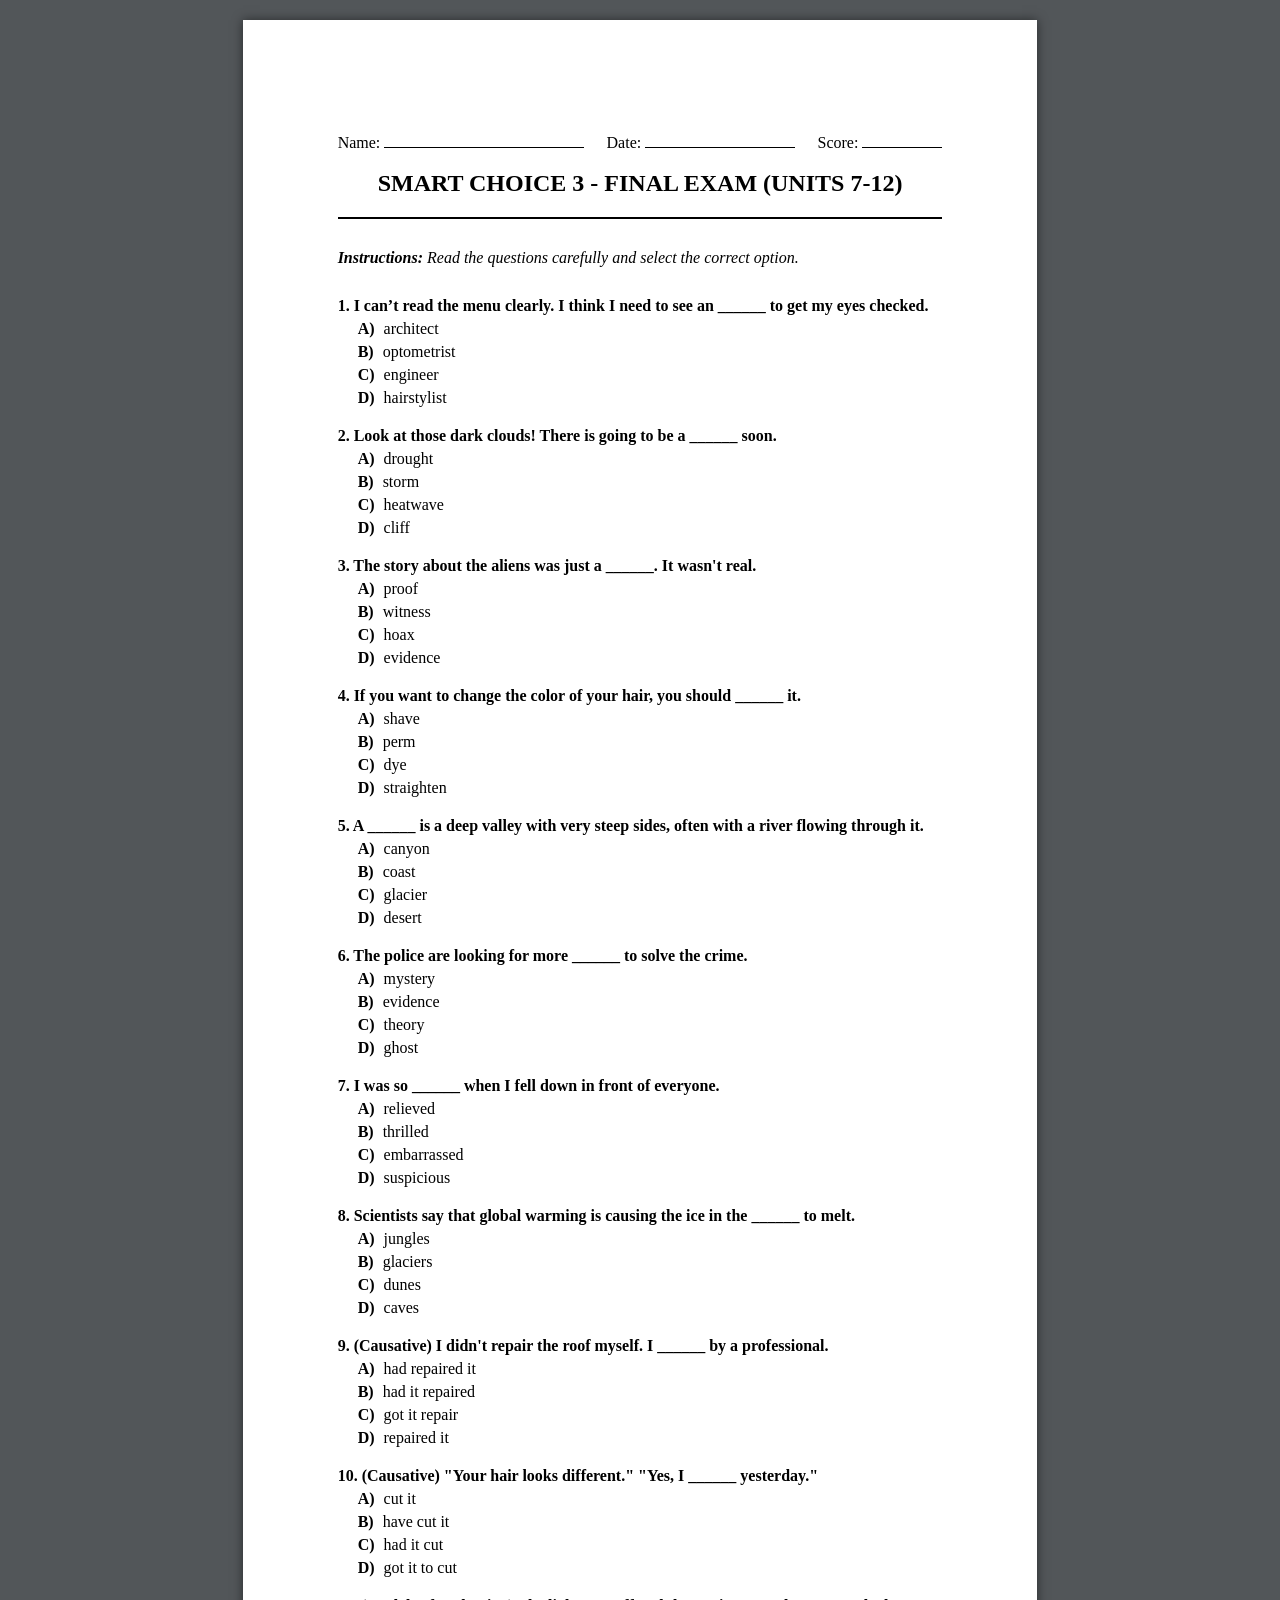
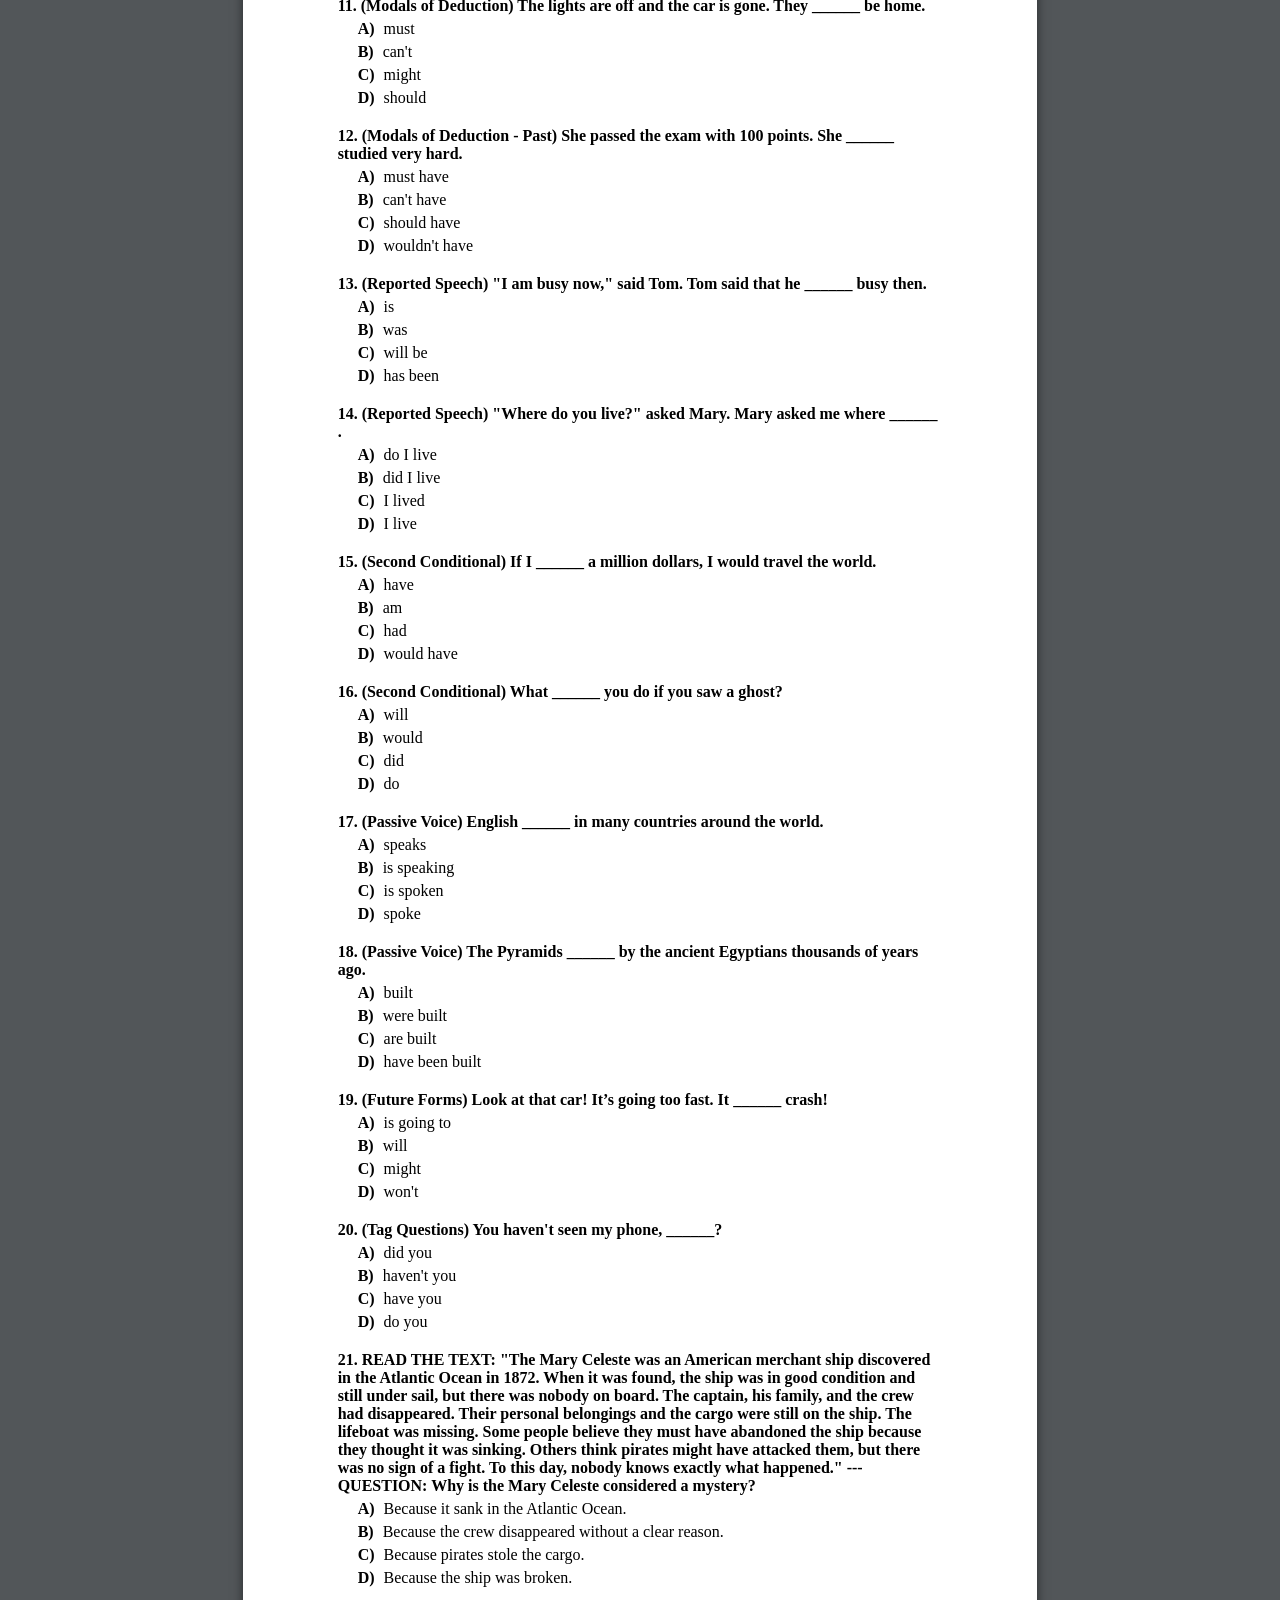
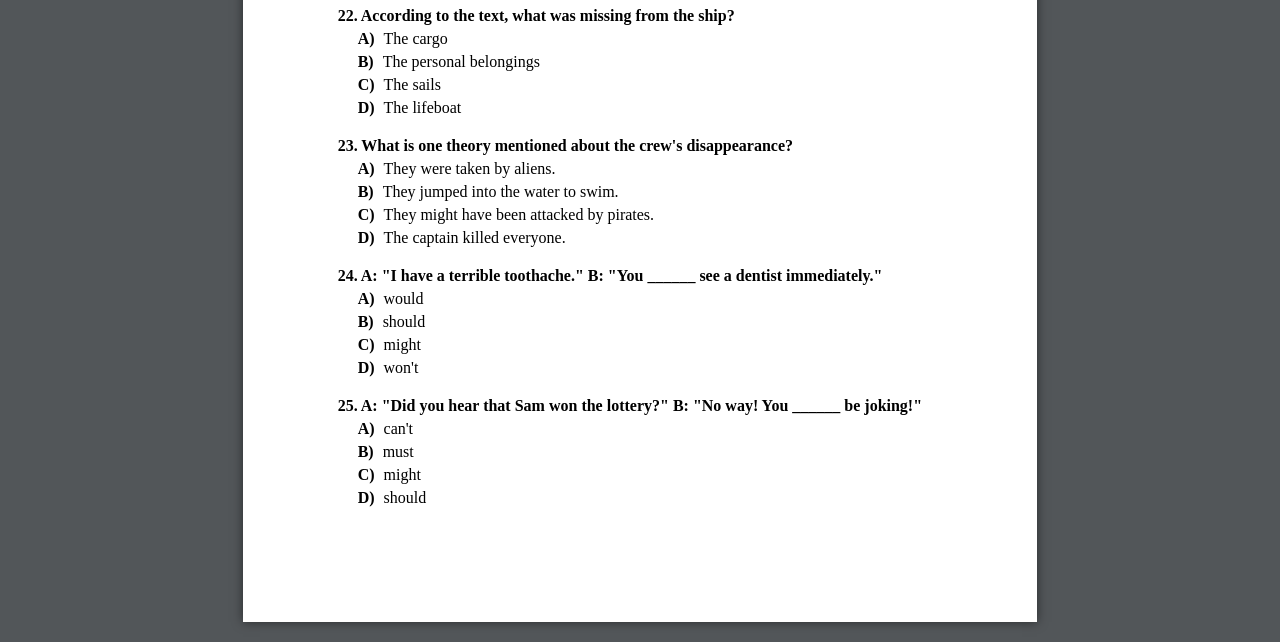
<file: examples/test.wsp.txt_printable.html>
<!DOCTYPE html>
<html lang="en">
<head>
    <meta charset="UTF-8">
    <title>SMART CHOICE 3 - FINAL EXAM (Units 7-12) (Printable)</title>
    <style>
         
        body {
            background-color: #525659;  
            font-family: "Times New Roman", Times, serif;
            margin: 0;
            padding: 20px;
            -webkit-print-color-adjust: exact;
            print-color-adjust: exact;
        }

         
        .page {
            background-color: white;
            width: 21cm;  
            min-height: 29.7cm;  
            margin: 0 auto;
            padding: 2.5cm;  
            box-sizing: border-box;
            box-shadow: 0 0 10px rgba(0,0,0,0.5);  
            position: relative;
        }

         
        header {
            border-bottom: 2px solid #000;
            margin-bottom: 30px;
            padding-bottom: 10px;
        }
        
        h1 {
            text-align: center;
            font-size: 18pt;
            text-transform: uppercase;
            margin: 0 0 10px 0;
        }

        .meta-info {
            display: flex;
            justify-content: space-between;
            margin-top: 20px;
            font-size: 12pt;
        }
        
        .field-line {
            border-bottom: 1px solid black;
            display: inline-block;
            width: 150px;
        }

        p.instructions {
            font-style: italic;
            margin-bottom: 30px;
        }

         
        .question-block {
            margin-bottom: 20px;
            page-break-inside: avoid;  
        }

        .question-text {
            font-size: 12pt;
            font-weight: bold;
            margin-bottom: 5px;
        }

         
        body { counter-reset: q-counter; }
        .question-text::before {
            counter-increment: q-counter;
            content: counter(q-counter) ". ";
        }

         
        .options-list {
            list-style-type: none;  
            padding-left: 20px;
            margin-top: 5px;
        }
        
        .options-list li {
            margin-bottom: 5px;
            font-size: 12pt;
        }
        
         
        .options-list { counter-reset: opt-counter; }
        .options-list li::before {
            counter-increment: opt-counter;
            content: counter(opt-counter, upper-alpha) ") ";  
            font-weight: bold;
            margin-right: 5px;
        }

         
        .blank-line {
            display: inline-block;
            border-bottom: 1px solid black;
            width: 100px;
            margin: 0 5px;
        }

         
        @media print {
            body {
                background: none;
                padding: 0;
            }
            .page {
                width: 100%;
                margin: 0;
                padding: 0;  
                box-shadow: none;
                border: none;
            }
        }
    </style>
</head>
<body>

    <div class="page">
        <header>
            <div class="meta-info">
                <div>Name: <span class="field-line" style="width: 200px;"></span></div>
                <div>Date: <span class="field-line"></span></div>
                <div>Score: <span class="field-line" style="width: 80px;"></span></div>
            </div>
            <br>
            <h1>SMART CHOICE 3 - FINAL EXAM (Units 7-12)</h1>
        </header>

        <p class="instructions"><strong>Instructions:</strong> Read the questions carefully and select the correct option.</p>

        
        <div class="question-block">
            <div class="question-text">I can’t read the menu clearly. I think I need to see an ______ to get my eyes checked.</div>

            
                <ul class="options-list">
                    
                    <li>architect</li>
                    
                    <li>optometrist</li>
                    
                    <li>engineer</li>
                    
                    <li>hairstylist</li>
                    
                </ul>

            
        </div>
        
        <div class="question-block">
            <div class="question-text">Look at those dark clouds! There is going to be a ______ soon.</div>

            
                <ul class="options-list">
                    
                    <li>drought</li>
                    
                    <li>storm</li>
                    
                    <li>heatwave</li>
                    
                    <li>cliff</li>
                    
                </ul>

            
        </div>
        
        <div class="question-block">
            <div class="question-text">The story about the aliens was just a ______. It wasn&#39;t real.</div>

            
                <ul class="options-list">
                    
                    <li>proof</li>
                    
                    <li>witness</li>
                    
                    <li>hoax</li>
                    
                    <li>evidence</li>
                    
                </ul>

            
        </div>
        
        <div class="question-block">
            <div class="question-text">If you want to change the color of your hair, you should ______ it.</div>

            
                <ul class="options-list">
                    
                    <li>shave</li>
                    
                    <li>perm</li>
                    
                    <li>dye</li>
                    
                    <li>straighten</li>
                    
                </ul>

            
        </div>
        
        <div class="question-block">
            <div class="question-text">A ______ is a deep valley with very steep sides, often with a river flowing through it.</div>

            
                <ul class="options-list">
                    
                    <li>canyon</li>
                    
                    <li>coast</li>
                    
                    <li>glacier</li>
                    
                    <li>desert</li>
                    
                </ul>

            
        </div>
        
        <div class="question-block">
            <div class="question-text">The police are looking for more ______ to solve the crime.</div>

            
                <ul class="options-list">
                    
                    <li>mystery</li>
                    
                    <li>evidence</li>
                    
                    <li>theory</li>
                    
                    <li>ghost</li>
                    
                </ul>

            
        </div>
        
        <div class="question-block">
            <div class="question-text">I was so ______ when I fell down in front of everyone.</div>

            
                <ul class="options-list">
                    
                    <li>relieved</li>
                    
                    <li>thrilled</li>
                    
                    <li>embarrassed</li>
                    
                    <li>suspicious</li>
                    
                </ul>

            
        </div>
        
        <div class="question-block">
            <div class="question-text">Scientists say that global warming is causing the ice in the ______ to melt.</div>

            
                <ul class="options-list">
                    
                    <li>jungles</li>
                    
                    <li>glaciers</li>
                    
                    <li>dunes</li>
                    
                    <li>caves</li>
                    
                </ul>

            
        </div>
        
        <div class="question-block">
            <div class="question-text">(Causative) I didn&#39;t repair the roof myself. I ______ by a professional.</div>

            
                <ul class="options-list">
                    
                    <li>had repaired it</li>
                    
                    <li>had it repaired</li>
                    
                    <li>got it repair</li>
                    
                    <li>repaired it</li>
                    
                </ul>

            
        </div>
        
        <div class="question-block">
            <div class="question-text">(Causative) &#34;Your hair looks different.&#34; &#34;Yes, I ______ yesterday.&#34;</div>

            
                <ul class="options-list">
                    
                    <li>cut it</li>
                    
                    <li>have cut it</li>
                    
                    <li>had it cut</li>
                    
                    <li>got it to cut</li>
                    
                </ul>

            
        </div>
        
        <div class="question-block">
            <div class="question-text">(Modals of Deduction) The lights are off and the car is gone. They ______ be home.</div>

            
                <ul class="options-list">
                    
                    <li>must</li>
                    
                    <li>can&#39;t</li>
                    
                    <li>might</li>
                    
                    <li>should</li>
                    
                </ul>

            
        </div>
        
        <div class="question-block">
            <div class="question-text">(Modals of Deduction - Past) She passed the exam with 100 points. She ______ studied very hard.</div>

            
                <ul class="options-list">
                    
                    <li>must have</li>
                    
                    <li>can&#39;t have</li>
                    
                    <li>should have</li>
                    
                    <li>wouldn&#39;t have</li>
                    
                </ul>

            
        </div>
        
        <div class="question-block">
            <div class="question-text">(Reported Speech) &#34;I am busy now,&#34; said Tom. Tom said that he ______ busy then.</div>

            
                <ul class="options-list">
                    
                    <li>is</li>
                    
                    <li>was</li>
                    
                    <li>will be</li>
                    
                    <li>has been</li>
                    
                </ul>

            
        </div>
        
        <div class="question-block">
            <div class="question-text">(Reported Speech) &#34;Where do you live?&#34; asked Mary. Mary asked me where ______ .</div>

            
                <ul class="options-list">
                    
                    <li>do I live</li>
                    
                    <li>did I live</li>
                    
                    <li>I lived</li>
                    
                    <li>I live</li>
                    
                </ul>

            
        </div>
        
        <div class="question-block">
            <div class="question-text">(Second Conditional) If I ______ a million dollars, I would travel the world.</div>

            
                <ul class="options-list">
                    
                    <li>have</li>
                    
                    <li>am</li>
                    
                    <li>had</li>
                    
                    <li>would have</li>
                    
                </ul>

            
        </div>
        
        <div class="question-block">
            <div class="question-text">(Second Conditional) What ______ you do if you saw a ghost?</div>

            
                <ul class="options-list">
                    
                    <li>will</li>
                    
                    <li>would</li>
                    
                    <li>did</li>
                    
                    <li>do</li>
                    
                </ul>

            
        </div>
        
        <div class="question-block">
            <div class="question-text">(Passive Voice) English ______ in many countries around the world.</div>

            
                <ul class="options-list">
                    
                    <li>speaks</li>
                    
                    <li>is speaking</li>
                    
                    <li>is spoken</li>
                    
                    <li>spoke</li>
                    
                </ul>

            
        </div>
        
        <div class="question-block">
            <div class="question-text">(Passive Voice) The Pyramids ______ by the ancient Egyptians thousands of years ago.</div>

            
                <ul class="options-list">
                    
                    <li>built</li>
                    
                    <li>were built</li>
                    
                    <li>are built</li>
                    
                    <li>have been built</li>
                    
                </ul>

            
        </div>
        
        <div class="question-block">
            <div class="question-text">(Future Forms) Look at that car! It’s going too fast. It ______ crash!</div>

            
                <ul class="options-list">
                    
                    <li>is going to</li>
                    
                    <li>will</li>
                    
                    <li>might</li>
                    
                    <li>won&#39;t</li>
                    
                </ul>

            
        </div>
        
        <div class="question-block">
            <div class="question-text">(Tag Questions) You haven&#39;t seen my phone, ______?</div>

            
                <ul class="options-list">
                    
                    <li>did you</li>
                    
                    <li>haven&#39;t you</li>
                    
                    <li>have you</li>
                    
                    <li>do you</li>
                    
                </ul>

            
        </div>
        
        <div class="question-block">
            <div class="question-text">READ THE TEXT: &#34;The Mary Celeste was an American merchant ship discovered in the Atlantic Ocean in 1872. When it was found, the ship was in good condition and still under sail, but there was nobody on board. The captain, his family, and the crew had disappeared. Their personal belongings and the cargo were still on the ship. The lifeboat was missing. Some people believe they must have abandoned the ship because they thought it was sinking. Others think pirates might have attacked them, but there was no sign of a fight. To this day, nobody knows exactly what happened.&#34; --- QUESTION: Why is the Mary Celeste considered a mystery?</div>

            
                <ul class="options-list">
                    
                    <li>Because it sank in the Atlantic Ocean.</li>
                    
                    <li>Because the crew disappeared without a clear reason.</li>
                    
                    <li>Because pirates stole the cargo.</li>
                    
                    <li>Because the ship was broken.</li>
                    
                </ul>

            
        </div>
        
        <div class="question-block">
            <div class="question-text">According to the text, what was missing from the ship?</div>

            
                <ul class="options-list">
                    
                    <li>The cargo</li>
                    
                    <li>The personal belongings</li>
                    
                    <li>The sails</li>
                    
                    <li>The lifeboat</li>
                    
                </ul>

            
        </div>
        
        <div class="question-block">
            <div class="question-text">What is one theory mentioned about the crew&#39;s disappearance?</div>

            
                <ul class="options-list">
                    
                    <li>They were taken by aliens.</li>
                    
                    <li>They jumped into the water to swim.</li>
                    
                    <li>They might have been attacked by pirates.</li>
                    
                    <li>The captain killed everyone.</li>
                    
                </ul>

            
        </div>
        
        <div class="question-block">
            <div class="question-text">A: &#34;I have a terrible toothache.&#34; B: &#34;You ______ see a dentist immediately.&#34;</div>

            
                <ul class="options-list">
                    
                    <li>would</li>
                    
                    <li>should</li>
                    
                    <li>might</li>
                    
                    <li>won&#39;t</li>
                    
                </ul>

            
        </div>
        
        <div class="question-block">
            <div class="question-text">A: &#34;Did you hear that Sam won the lottery?&#34; B: &#34;No way! You ______ be joking!&#34;</div>

            
                <ul class="options-list">
                    
                    <li>can&#39;t</li>
                    
                    <li>must</li>
                    
                    <li>might</li>
                    
                    <li>should</li>
                    
                </ul>

            
        </div>
        
    </div>

</body>
</html>
</file>
